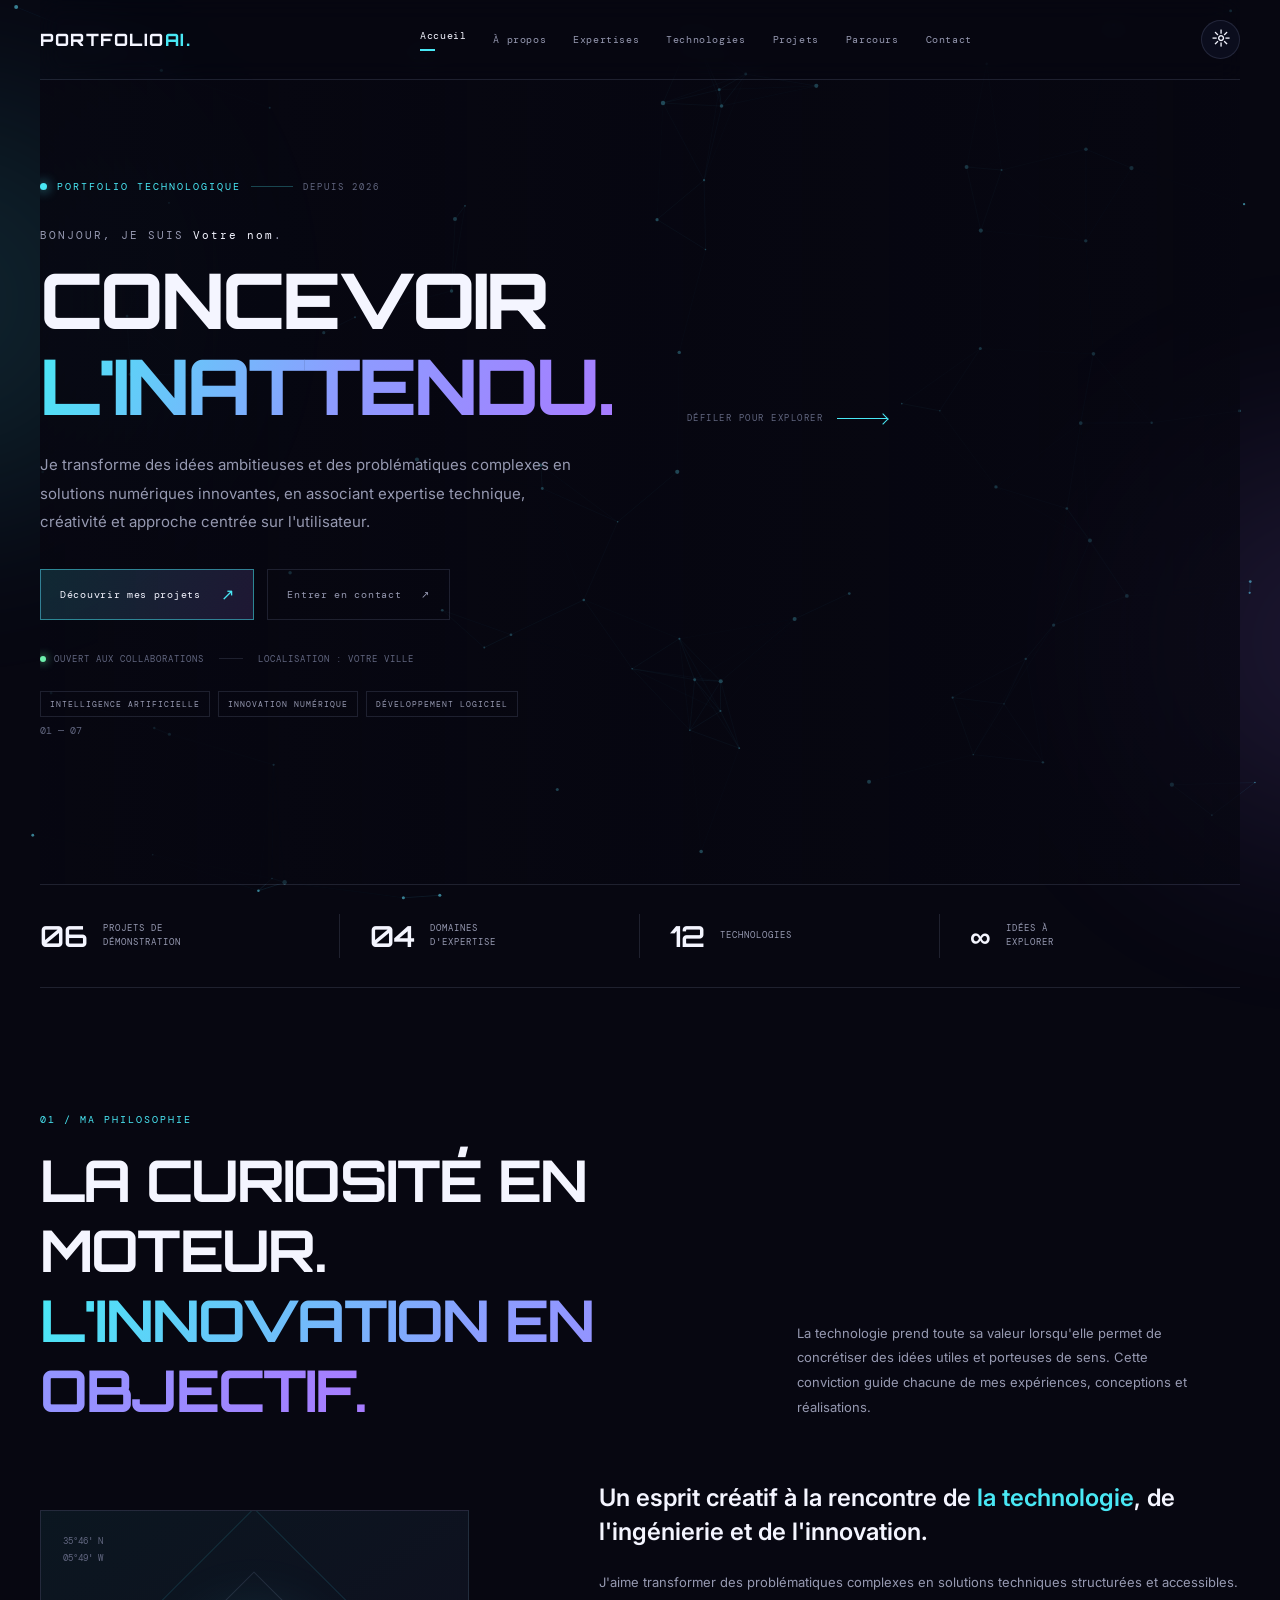
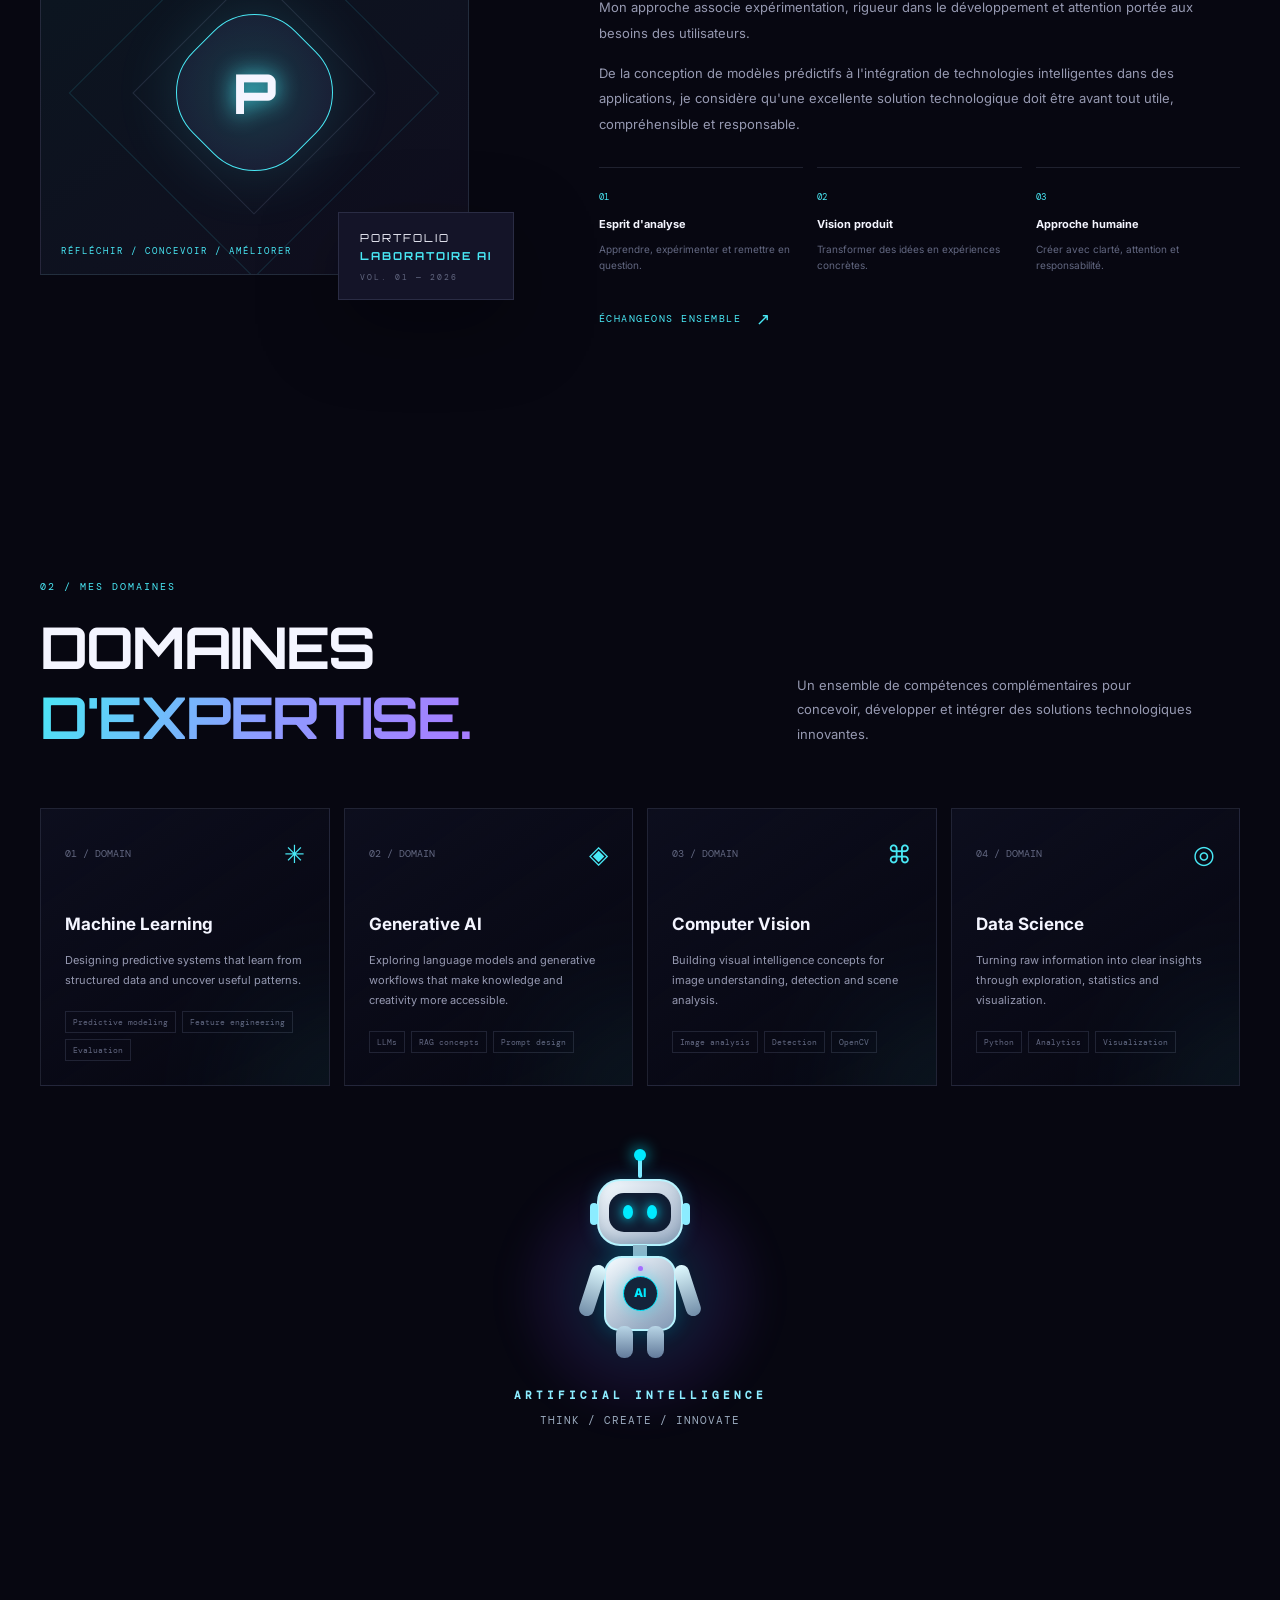
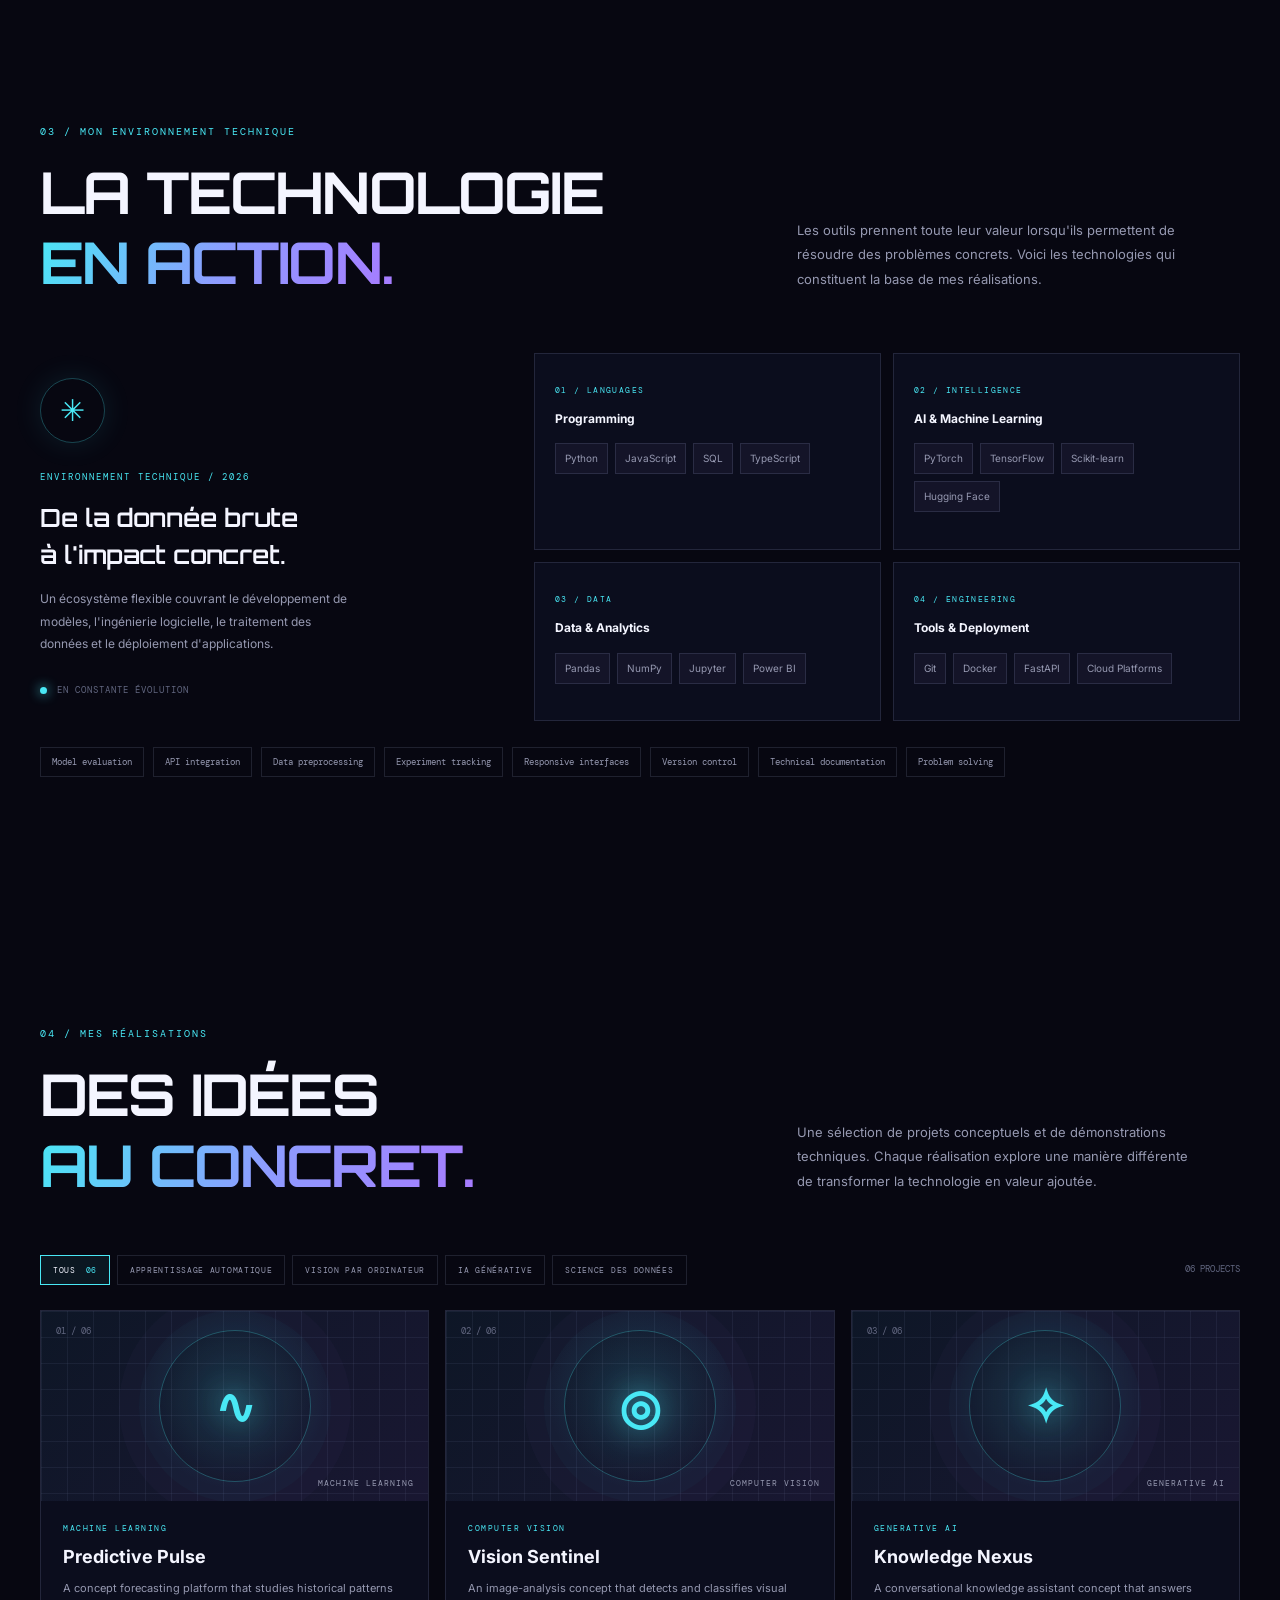
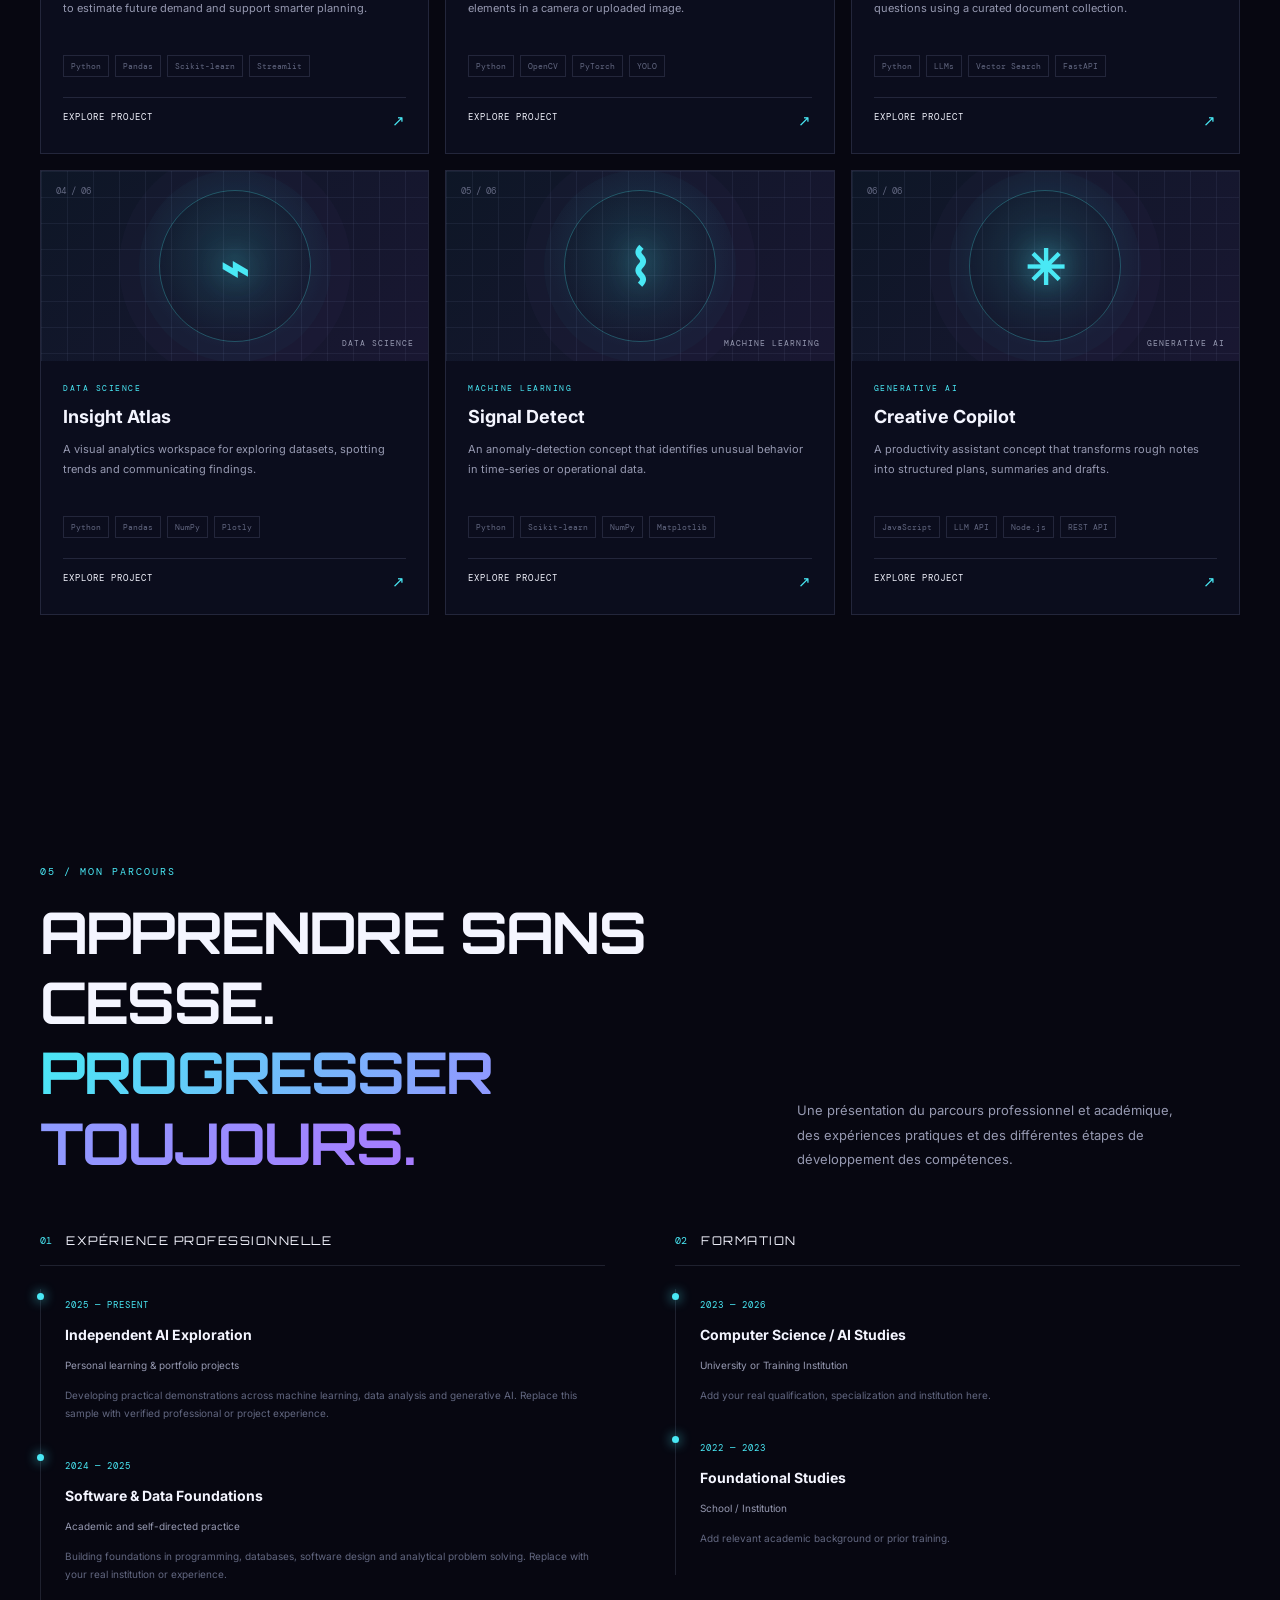
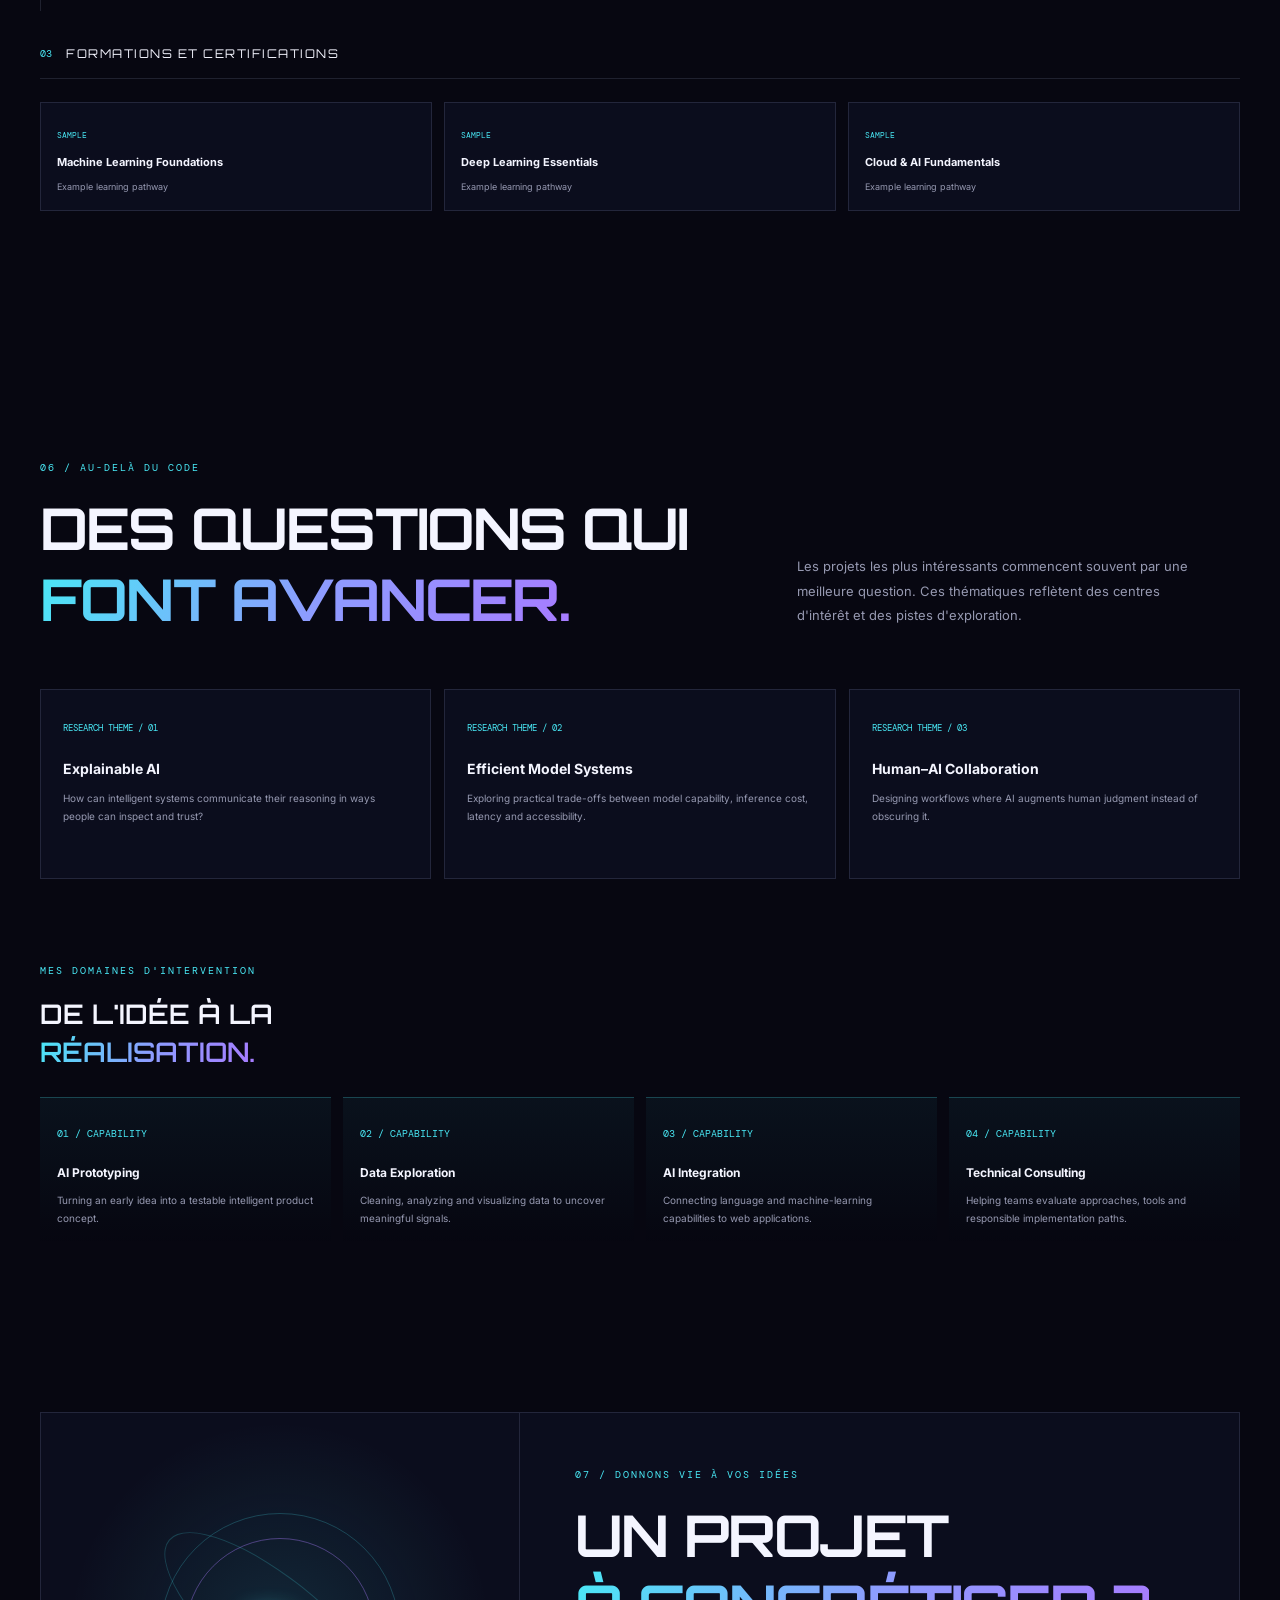
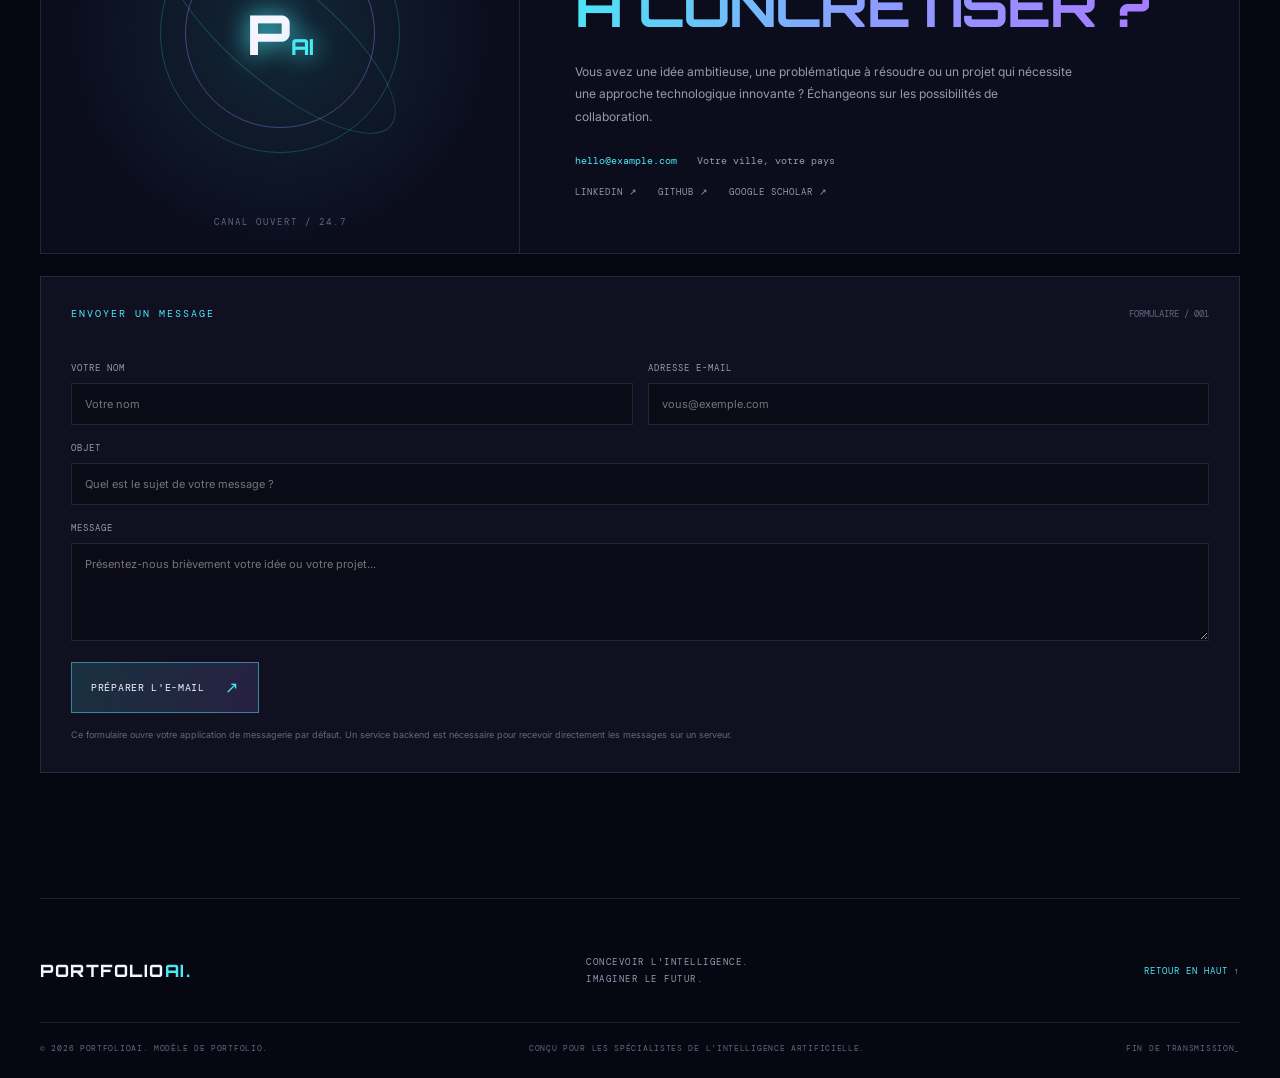
<file: index.html>
<!DOCTYPE html>
<html lang="fr">

<head>
  <meta charset="UTF-8">
  <meta name="viewport" content="width=device-width, initial-scale=1.0">
  <meta name="theme-color" content="#070711">
  <meta name="description" content="PortfolioAI — Un portfolio dédié à l'intelligence artificielle, au Machine Learning et au développement de solutions intelligentes.">
  <meta name="author" content="Votre nom">

  <title>PortfolioAI — L'intelligence en action.</title>

  <link rel="preconnect" href="https://fonts.googleapis.com">
  <link rel="preconnect" href="https://fonts.gstatic.com" crossorigin>

  <link
    href="https://fonts.googleapis.com/css2?family=DM+Mono:wght@400;500&family=Inter:wght@400;500;600;700;800&family=Orbitron:wght@500;600;700;800&display=swap"
    rel="stylesheet"
  >

  <link rel="stylesheet" href="style.css">
</head>

<body class="intro-active">

  <!-- INTRODUCTION -->

  <div class="intro" id="intro" aria-label="Introduction en cours de chargement">

    <canvas id="intro-canvas"></canvas>
    <div class="intro-grid"></div>

    <div class="intro-center intro-new">

      <div class="neural-ring neural-ring-one"></div>
      <div class="neural-ring neural-ring-two"></div>
      <div class="neural-ring neural-ring-three"></div>

      <div class="intro-network">
        <span class="network-node node-a"></span>
        <span class="network-node node-b"></span>
        <span class="network-node node-c"></span>
        <span class="network-node node-d"></span>
        <span class="network-node node-e"></span>
      </div>

      <div class="intro-core">
        <span>AI</span>
      </div>

      <div class="intro-wordmark">
        PORTFOLIO<span>AI</span>
      </div>

      <div class="intro-caption">
        THINK / CREATE / INNOVATE
      </div>

    </div>

    <div class="intro-bottom">

      <div class="intro-status">
        <span class="pulse-dot"></span>
        <span id="intro-progress-text">
          INITIALISATION DU RÉSEAU NEURONAL
        </span>
      </div>

      <div class="intro-progress">
        <span id="intro-progress-bar"></span>
      </div>

      <div class="intro-percent" id="intro-percent">00%</div>

    </div>

    <!-- Bouton facultatif pour passer l'introduction -->
    <!--
    <button class="skip-intro" id="skip-intro" type="button">
      PASSER L'INTRODUCTION <span>↗</span>
    </button>
    -->

  </div>

  <!-- SITE PRINCIPAL -->

  <main id="main-site" class="main-site">

    <canvas id="universe-canvas" aria-hidden="true"></canvas>

    <div class="ambient ambient-one"></div>
    <div class="ambient ambient-two"></div>

    <!-- NAVIGATION -->

    <header class="navbar">

      <a class="brand" href="#home" aria-label="Accueil PortfolioAI">
        PORTFOLIO<span>AI.</span>
      </a>

      <nav class="nav-links" aria-label="Navigation principale">
        <a href="#home" class="active">Accueil</a>
        <a href="#about">À propos</a>
        <a href="#expertise">Expertises</a>
        <a href="#technology">Technologies</a>
        <a href="#projects">Projets</a>
        <a href="#journey">Parcours</a>
        <a href="#contact">Contact</a>
      </nav>

      <div class="nav-actions">

        <button
          class="icon-button"
          id="theme-toggle"
          type="button"
          aria-label="Passer au thème clair"
          title="Changer de thème"
        >☼</button>

        <button
          class="icon-button menu-toggle"
          id="menu-toggle"
          type="button"
          aria-label="Ouvrir le menu"
          aria-expanded="false"
        >☰</button>

      </div>

    </header>

    <!-- MENU MOBILE -->

    <div class="mobile-menu" id="mobile-menu">

      <button
        class="mobile-close"
        id="close-menu"
        type="button"
        aria-label="Fermer le menu"
      >×</button>

      <nav aria-label="Navigation mobile">
        <a href="#home">Accueil <span>01</span></a>
        <a href="#about">À propos <span>02</span></a>
        <a href="#expertise">Expertises <span>03</span></a>
        <a href="#technology">Technologies <span>04</span></a>
        <a href="#projects">Projets <span>05</span></a>
        <a href="#journey">Parcours <span>06</span></a>
        <a href="#contact">Contact <span>07</span></a>
      </nav>

      <p>L'INTELLIGENCE / EN ACTION</p>

    </div>

    <!-- HERO -->

    <section class="hero section-shell" id="home">

      <video
        class="hero-video"
        autoplay
        muted
        loop
        playsinline
        aria-hidden="true"
      >
        <source src="assets/vidro.mp4" type="video/mp4">
      </video>

      <div class="hero-copy">

        <div class="eyebrow">
          <span class="status-dot"></span>
          PORTFOLIO TECHNOLOGIQUE
          <span class="eyebrow-line"></span>
          <span class="mono">DEPUIS 2026</span>
        </div>

        <p class="hero-kicker">
          BONJOUR, JE SUIS <span id="hero-name">VOTRE NOM</span>.
        </p>

        <h1>
          CONCEVOIR<br>
          <span class="gradient-text">L'INATTENDU.</span>
        </h1>

        <p class="hero-description">
          Je transforme des idées ambitieuses et des problématiques complexes
          en solutions numériques innovantes, en associant expertise technique,
          créativité et approche centrée sur l'utilisateur.
        </p>

        <div class="hero-actions">

          <a class="button button-primary" href="#projects">
            Découvrir mes projets <span>↗</span>
          </a>

          <a class="button button-ghost" href="#contact">
            Entrer en contact <span>↗</span>
          </a>

        </div>

        <div class="hero-meta">
          <span><i></i> OUVERT AUX COLLABORATIONS</span>
          <span class="meta-divider"></span>
          <span>LOCALISATION : VOTRE VILLE</span>
        </div>

        <div class="hero-specialties">
          <span>INTELLIGENCE ARTIFICIELLE</span>
          <span>INNOVATION NUMÉRIQUE</span>
          <span>DÉVELOPPEMENT LOGICIEL</span>
        </div>

      </div>

      <div class="hero-scroll">
        <span>DÉFILER POUR EXPLORER</span>
        <i></i>
      </div>

      <div class="hero-index mono">01 — 07</div>

    </section>

    <!-- CHIFFRES CLÉS -->

    <section class="metrics section-shell reveal" aria-label="Aperçu du portfolio">

      <div class="metric">
        <strong data-count="06">06</strong>
        <span>PROJETS DE DÉMONSTRATION</span>
      </div>

      <div class="metric">
        <strong data-count="04">04</strong>
        <span>DOMAINES D'EXPERTISE</span>
      </div>

      <div class="metric">
        <strong data-count="12">12</strong>
        <span>TECHNOLOGIES</span>
      </div>

      <div class="metric">
        <strong>∞</strong>
        <span>IDÉES À EXPLORER</span>
      </div>

    </section>

    <!-- À PROPOS -->

    <section class="section-shell section-block" id="about">

      <div class="section-heading reveal">

        <div>
          <p class="section-index">01 / MA PHILOSOPHIE</p>

          <h2>
            LA CURIOSITÉ EN MOTEUR.<br>
            <span class="gradient-text">L'INNOVATION EN OBJECTIF.</span>
          </h2>
        </div>

        <p class="section-intro">
          La technologie prend toute sa valeur lorsqu'elle permet de concrétiser
          des idées utiles et porteuses de sens. Cette conviction guide chacune
          de mes expériences, conceptions et réalisations.
        </p>

      </div>

      <div class="about-layout">

        <div class="about-art reveal">

          <div class="about-frame">

            <div class="about-orb">
              <span>P</span>
            </div>

            <div class="about-coordinate mono">
              35°46' N<br>
              05°49' W
            </div>

            <div class="about-frame-caption">
              RÉFLÉCHIR / CONCEVOIR / AMÉLIORER
            </div>

          </div>

          <div class="about-stamp">
            PORTFOLIO<br>
            <b>LABORATOIRE AI</b>
            <span>VOL. 01 — 2026</span>
          </div>

        </div>

        <div class="about-content reveal">

          <p class="lead">
            Un esprit créatif à la rencontre de
            <span>la technologie</span>, de l'ingénierie et de l'innovation.
          </p>

          <p>
            J'aime transformer des problématiques complexes en solutions
            techniques structurées et accessibles. Mon approche associe
            expérimentation, rigueur dans le développement et attention
            portée aux besoins des utilisateurs.
          </p>

          <p>
            De la conception de modèles prédictifs à l'intégration de
            technologies intelligentes dans des applications, je considère
            qu'une excellente solution technologique doit être avant tout
            utile, compréhensible et responsable.
          </p>

          <div class="about-facts">

            <div>
              <span>01</span>
              <b>Esprit d'analyse</b>
              <small>Apprendre, expérimenter et remettre en question.</small>
            </div>

            <div>
              <span>02</span>
              <b>Vision produit</b>
              <small>Transformer des idées en expériences concrètes.</small>
            </div>

            <div>
              <span>03</span>
              <b>Approche humaine</b>
              <small>Créer avec clarté, attention et responsabilité.</small>
            </div>

          </div>

          <a class="text-link" href="#contact">
            ÉCHANGEONS ENSEMBLE <span>↗</span>
          </a>

        </div>

      </div>

    </section>

    <!-- EXPERTISES -->

    <section class="section-shell section-block" id="expertise">

      <div class="section-heading reveal">

        <div>
          <p class="section-index">02 / MES DOMAINES</p>

          <h2>
            DOMAINES<br>
            <span class="gradient-text">D'EXPERTISE.</span>
          </h2>
        </div>

        <p class="section-intro">
          Un ensemble de compétences complémentaires pour concevoir,
          développer et intégrer des solutions technologiques innovantes.
        </p>

      </div>

      <div class="expertise-grid" id="expertise-grid"></div>

      <!-- ROBOT IA -->

      <div class="domains-robot">

        <div class="robot-aura"></div>

        <div class="robot">

          <div class="robot-antenna"></div>

          <div class="robot-head">

            <div class="robot-ear left"></div>
            <div class="robot-ear right"></div>

            <div class="robot-face">
              <span class="robot-eye"></span>
              <span class="robot-eye"></span>
            </div>

          </div>

          <div class="robot-neck"></div>

          <div class="robot-body">
            <div class="robot-light"></div>
            <div class="robot-chest">AI</div>
          </div>

          <div class="robot-arm left"></div>
          <div class="robot-arm right"></div>

          <div class="robot-leg left"></div>
          <div class="robot-leg right"></div>

        </div>

        <p class="robot-caption">ARTIFICIAL INTELLIGENCE</p>

        <span class="robot-subcaption">
          THINK / CREATE / INNOVATE
        </span>

      </div>

    </section>

    <!-- TECHNOLOGIES -->

    <section class="section-shell section-block" id="technology">

      <div class="section-heading reveal">

        <div>
          <p class="section-index">03 / MON ENVIRONNEMENT TECHNIQUE</p>

          <h2>
            LA TECHNOLOGIE<br>
            <span class="gradient-text">EN ACTION.</span>
          </h2>
        </div>

        <p class="section-intro">
          Les outils prennent toute leur valeur lorsqu'ils permettent
          de résoudre des problèmes concrets. Voici les technologies
          qui constituent la base de mes réalisations.
        </p>

      </div>

      <div class="technology-layout">

        <div class="technology-intro reveal">

          <span class="tech-orbit">✳</span>

          <p class="mono">ENVIRONNEMENT TECHNIQUE / 2026</p>

          <h3>
            De la donnée brute<br>
            à l'impact concret.
          </h3>

          <p>
            Un écosystème flexible couvrant le développement de modèles,
            l'ingénierie logicielle, le traitement des données
            et le déploiement d'applications.
          </p>

          <div class="tech-note">
            <span class="pulse-dot"></span>
            EN CONSTANTE ÉVOLUTION
          </div>

        </div>

        <div class="technology-groups" id="technology-groups"></div>

      </div>

      <div class="skill-strip reveal" id="skill-strip"></div>

    </section>

    <!-- PROJETS -->

    <section class="section-shell section-block" id="projects">

      <div class="section-heading reveal">

        <div>
          <p class="section-index">04 / MES RÉALISATIONS</p>

          <h2>
            DES IDÉES<br>
            <span class="gradient-text">AU CONCRET.</span>
          </h2>
        </div>

        <p class="section-intro">
          Une sélection de projets conceptuels et de démonstrations
          techniques. Chaque réalisation explore une manière différente
          de transformer la technologie en valeur ajoutée.
        </p>

      </div>

      <div class="project-toolbar reveal">

        <div class="project-filters" id="project-filters">

          <button class="filter-btn active" data-filter="all">
            TOUS <span>06</span>
          </button>

          <button class="filter-btn" data-filter="ml">
            APPRENTISSAGE AUTOMATIQUE
          </button>

          <button class="filter-btn" data-filter="vision">
            VISION PAR ORDINATEUR
          </button>

          <button class="filter-btn" data-filter="genai">
            IA GÉNÉRATIVE
          </button>

          <button class="filter-btn" data-filter="data">
            SCIENCE DES DONNÉES
          </button>

        </div>

        <span class="mono project-count" id="project-count">
          06 PROJETS
        </span>

      </div>

      <div class="projects-grid" id="projects-grid"></div>

    </section>

    <!-- PARCOURS -->

    <section class="section-shell section-block" id="journey">

      <div class="section-heading reveal">

        <div>
          <p class="section-index">05 / MON PARCOURS</p>

          <h2>
            APPRENDRE SANS CESSE.<br>
            <span class="gradient-text">PROGRESSER TOUJOURS.</span>
          </h2>
        </div>

        <p class="section-intro">
          Une présentation du parcours professionnel et académique,
          des expériences pratiques et des différentes étapes
          de développement des compétences.
        </p>

      </div>

      <div class="journey-grid">

        <div class="journey-column reveal">

          <div class="column-heading">
            <span>01</span>
            <h3>EXPÉRIENCE PROFESSIONNELLE</h3>
          </div>

          <div class="timeline" id="experience-list"></div>

        </div>

        <div class="journey-column reveal">

          <div class="column-heading">
            <span>02</span>
            <h3>FORMATION</h3>
          </div>

          <div class="timeline" id="education-list"></div>

        </div>

      </div>

      <div class="certifications reveal">

        <div class="column-heading">
          <span>03</span>
          <h3>FORMATIONS ET CERTIFICATIONS</h3>
        </div>

        <div class="certification-list" id="certification-list"></div>

      </div>

    </section>

    <!-- RECHERCHE ET SERVICES -->

    <section class="section-shell section-block" id="research">

      <div class="section-heading reveal">

        <div>
          <p class="section-index">06 / AU-DELÀ DU CODE</p>

          <h2>
            DES QUESTIONS QUI<br>
            <span class="gradient-text">FONT AVANCER.</span>
          </h2>
        </div>

        <p class="section-intro">
          Les projets les plus intéressants commencent souvent par
          une meilleure question. Ces thématiques reflètent des
          centres d'intérêt et des pistes d'exploration.
        </p>

      </div>

      <div class="research-grid" id="research-grid"></div>

      <div class="services-heading reveal">

        <p class="section-index">MES DOMAINES D'INTERVENTION</p>

        <h3>
          DE L'IDÉE À LA<br>
          <span class="gradient-text">RÉALISATION.</span>
        </h3>

      </div>

      <div class="services-grid" id="services-grid"></div>

    </section>

    <!-- CONTACT -->

    <section class="section-shell section-block contact-section" id="contact">

      <div class="contact-panel reveal">

        <div class="contact-visual">

          <div class="contact-signal signal-a"></div>
          <div class="contact-signal signal-b"></div>
          <div class="contact-signal signal-c"></div>

          <div class="contact-center">
            P<span>AI</span>
          </div>

          <p class="mono">CANAL OUVERT / 24.7</p>

        </div>

        <div class="contact-copy">

          <p class="section-index">07 / DONNONS VIE À VOS IDÉES</p>

          <h2>
            UN PROJET<br>
            <span class="gradient-text">À CONCRÉTISER ?</span>
          </h2>

          <p>
            Vous avez une idée ambitieuse, une problématique à résoudre
            ou un projet qui nécessite une approche technologique innovante ?
            Échangeons sur les possibilités de collaboration.
          </p>

          <div class="contact-details">

            <a id="contact-email" href="mailto:hello@example.com">
              hello@example.com
            </a>

            <span id="contact-location">
              Votre ville, votre pays
            </span>

          </div>

          <div class="social-links">

            <a id="linkedin-link" href="#" target="_blank" rel="noopener noreferrer">
              LINKEDIN ↗
            </a>

            <a id="github-link" href="#" target="_blank" rel="noopener noreferrer">
              GITHUB ↗
            </a>

            <a id="scholar-link" href="#" target="_blank" rel="noopener noreferrer">
              GOOGLE SCHOLAR ↗
            </a>

          </div>

        </div>

      </div>

      <form class="contact-form reveal" id="contact-form">

        <div class="form-heading">
          <span class="section-index">ENVOYER UN MESSAGE</span>
          <span class="mono">FORMULAIRE / 001</span>
        </div>

        <div class="form-row">

          <label>
            VOTRE NOM
            <input
              name="name"
              type="text"
              placeholder="Votre nom"
              required
            >
          </label>

          <label>
            ADRESSE E-MAIL
            <input
              name="email"
              type="email"
              placeholder="vous@exemple.com"
              required
            >
          </label>

        </div>

        <label>
          OBJET
          <input
            name="subject"
            type="text"
            placeholder="Quel est le sujet de votre message ?"
            required
          >
        </label>

        <label>
          MESSAGE
          <textarea
            name="message"
            rows="5"
            placeholder="Présentez-nous brièvement votre idée ou votre projet..."
            required
          ></textarea>
        </label>

        <button class="button button-primary" type="submit">
          PRÉPARER L'E-MAIL <span>↗</span>
        </button>

        <p class="form-note" id="form-note">
          Ce formulaire ouvre votre application de messagerie par défaut.
          Un service backend est nécessaire pour recevoir directement
          les messages sur un serveur.
        </p>

      </form>

    </section>

    <!-- FOOTER -->

    <footer class="footer section-shell">

      <div class="footer-top">

        <a class="brand" href="#home">
          PORTFOLIO<span>AI.</span>
        </a>

        <p>
          CONCEVOIR L'INTELLIGENCE.<br>
          IMAGINER LE FUTUR.
        </p>

        <a class="back-top" href="#home">
          RETOUR EN HAUT ↑
        </a>

      </div>

      <div class="footer-bottom">

        <span>
          © <span id="year"></span> PORTFOLIOAI. MODÈLE DE PORTFOLIO.
        </span>

        <span>
          CONÇU POUR LES SPÉCIALISTES DE L'INTELLIGENCE ARTIFICIELLE.
        </span>

        <span class="mono">
          FIN DE TRANSMISSION_
        </span>

      </div>

    </footer>

    <button
      class="back-to-top"
      id="back-to-top"
      type="button"
      aria-label="Retour en haut de page"
    >↑</button>

  </main>

  <!-- MODALE DES PROJETS -->

  <div class="project-modal" id="project-modal" aria-hidden="true">

    <div class="modal-backdrop" data-close-modal></div>

    <article
      class="modal-card"
      role="dialog"
      aria-modal="true"
      aria-labelledby="modal-title"
    >

      <button
        class="modal-close"
        id="modal-close"
        type="button"
        aria-label="Fermer les détails du projet"
      >×</button>

      <div id="modal-content"></div>

    </article>

  </div>

  <script src="script.js" defer></script>

</body>
</html>
</file>
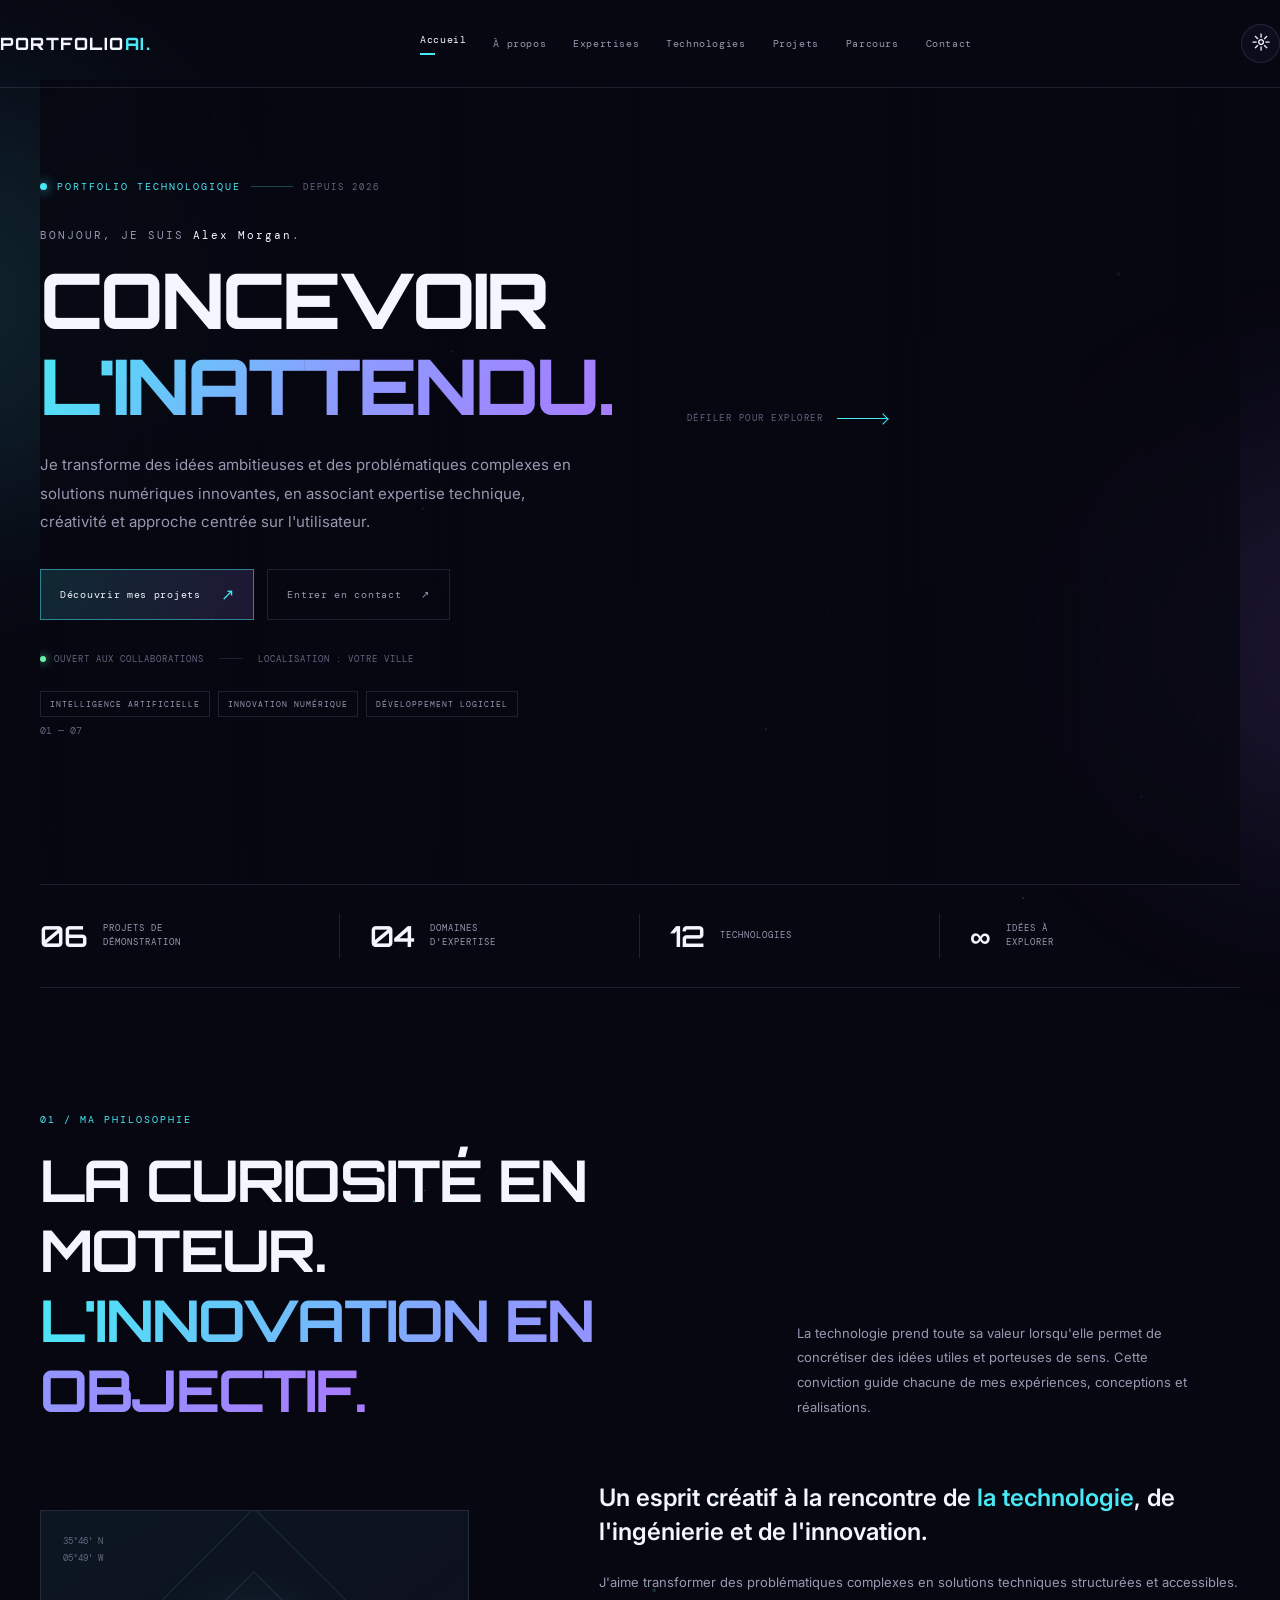
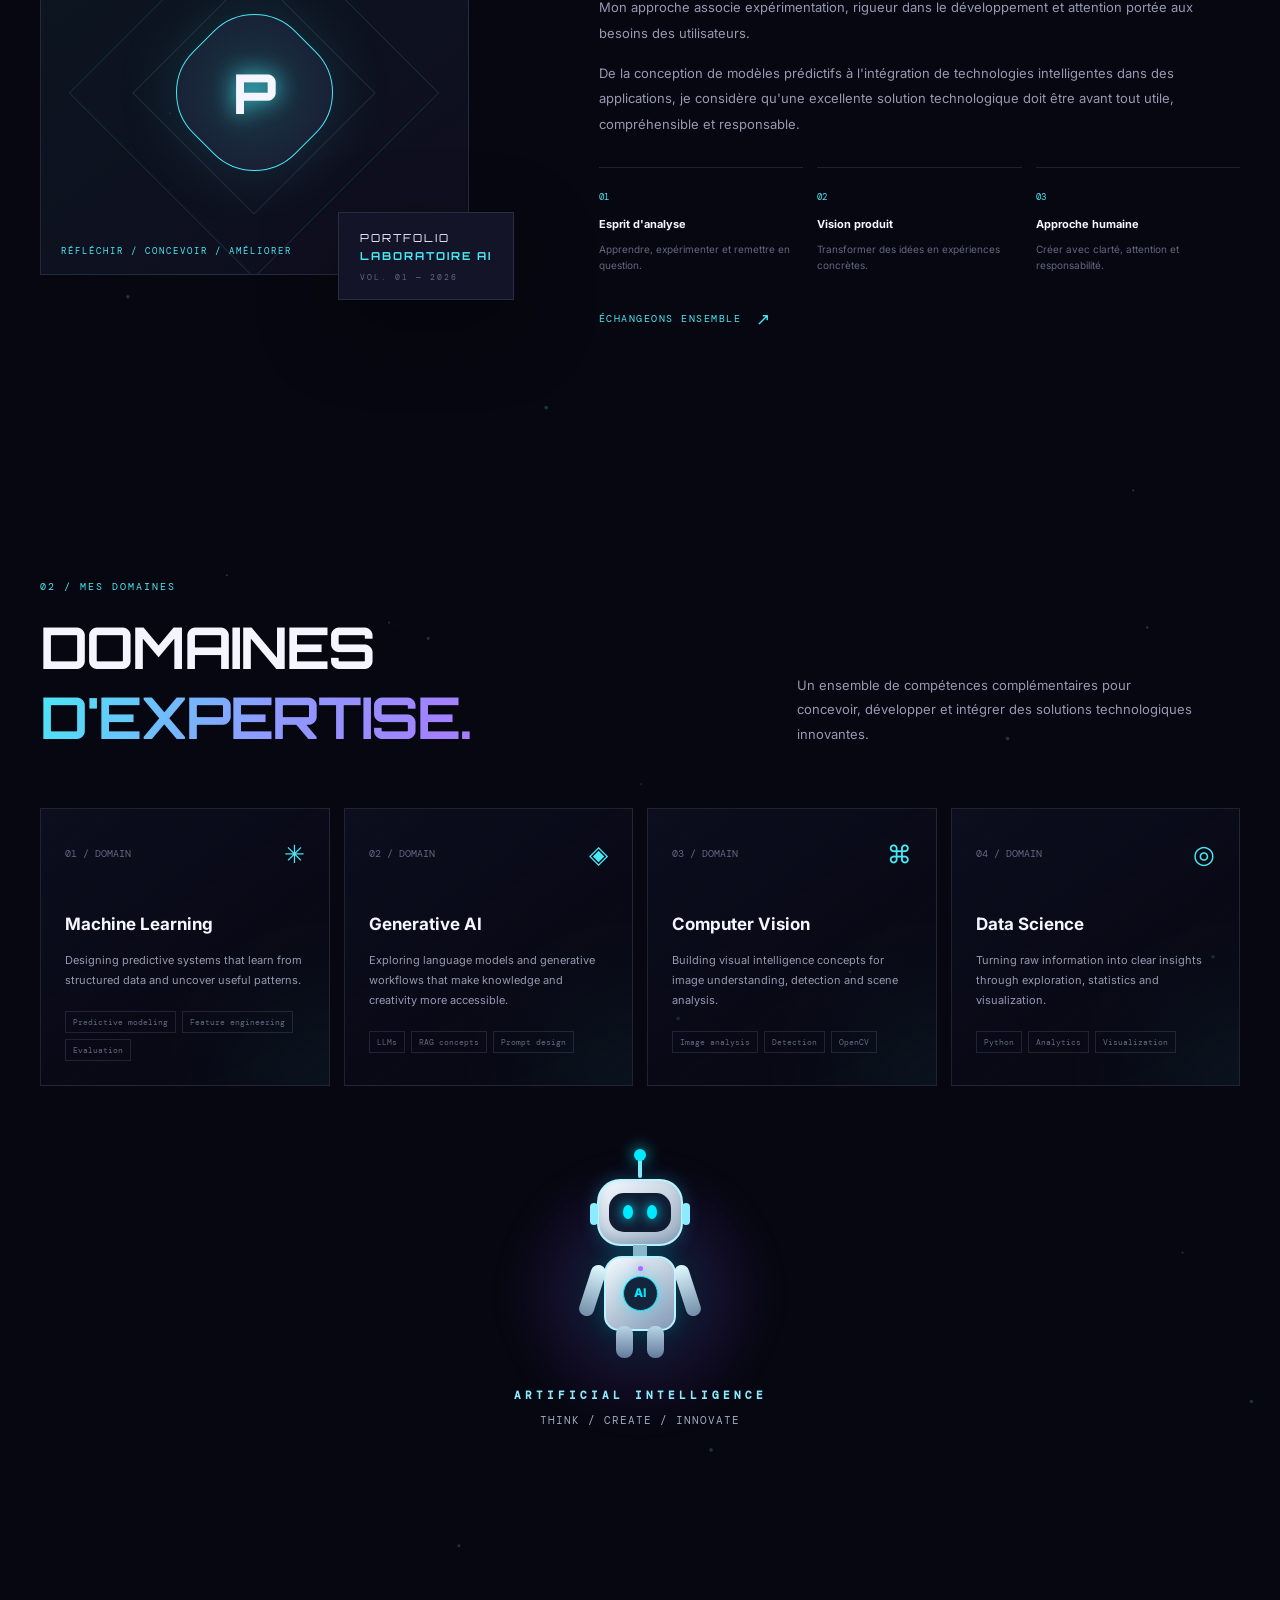
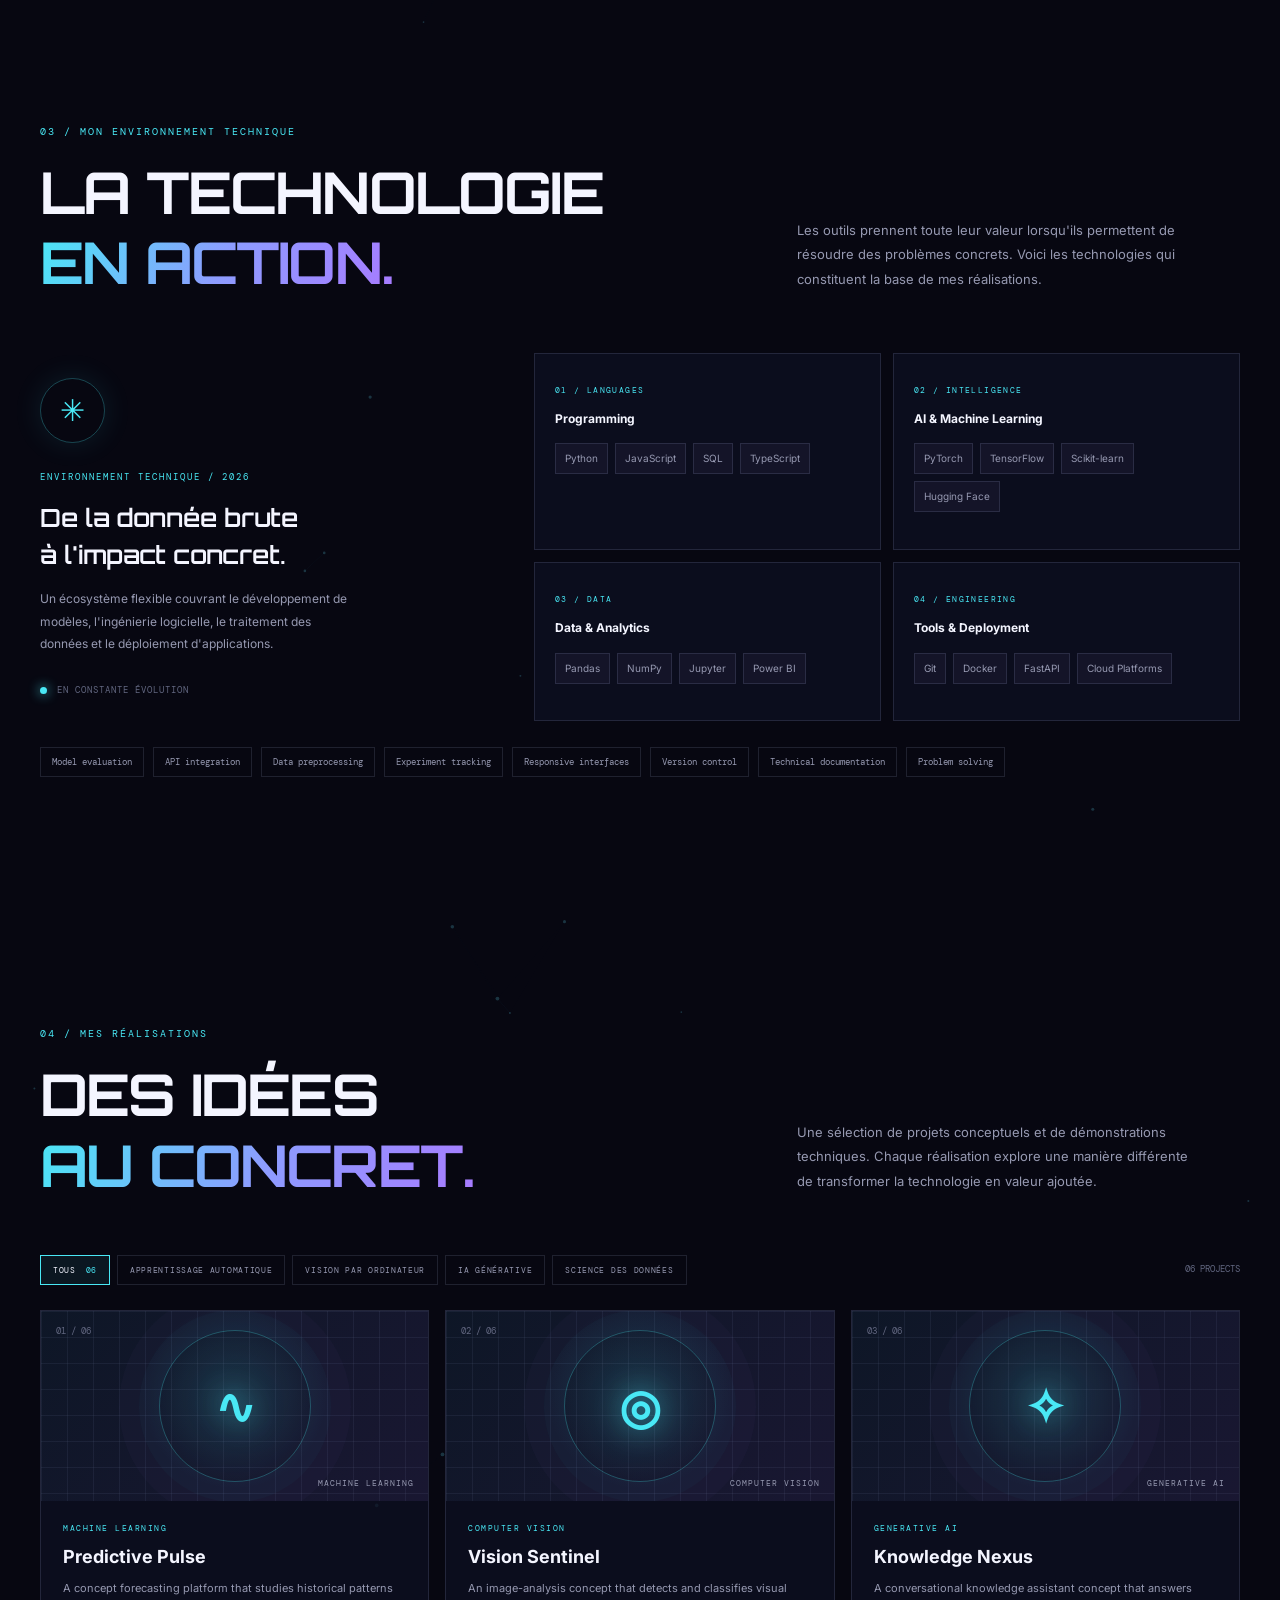
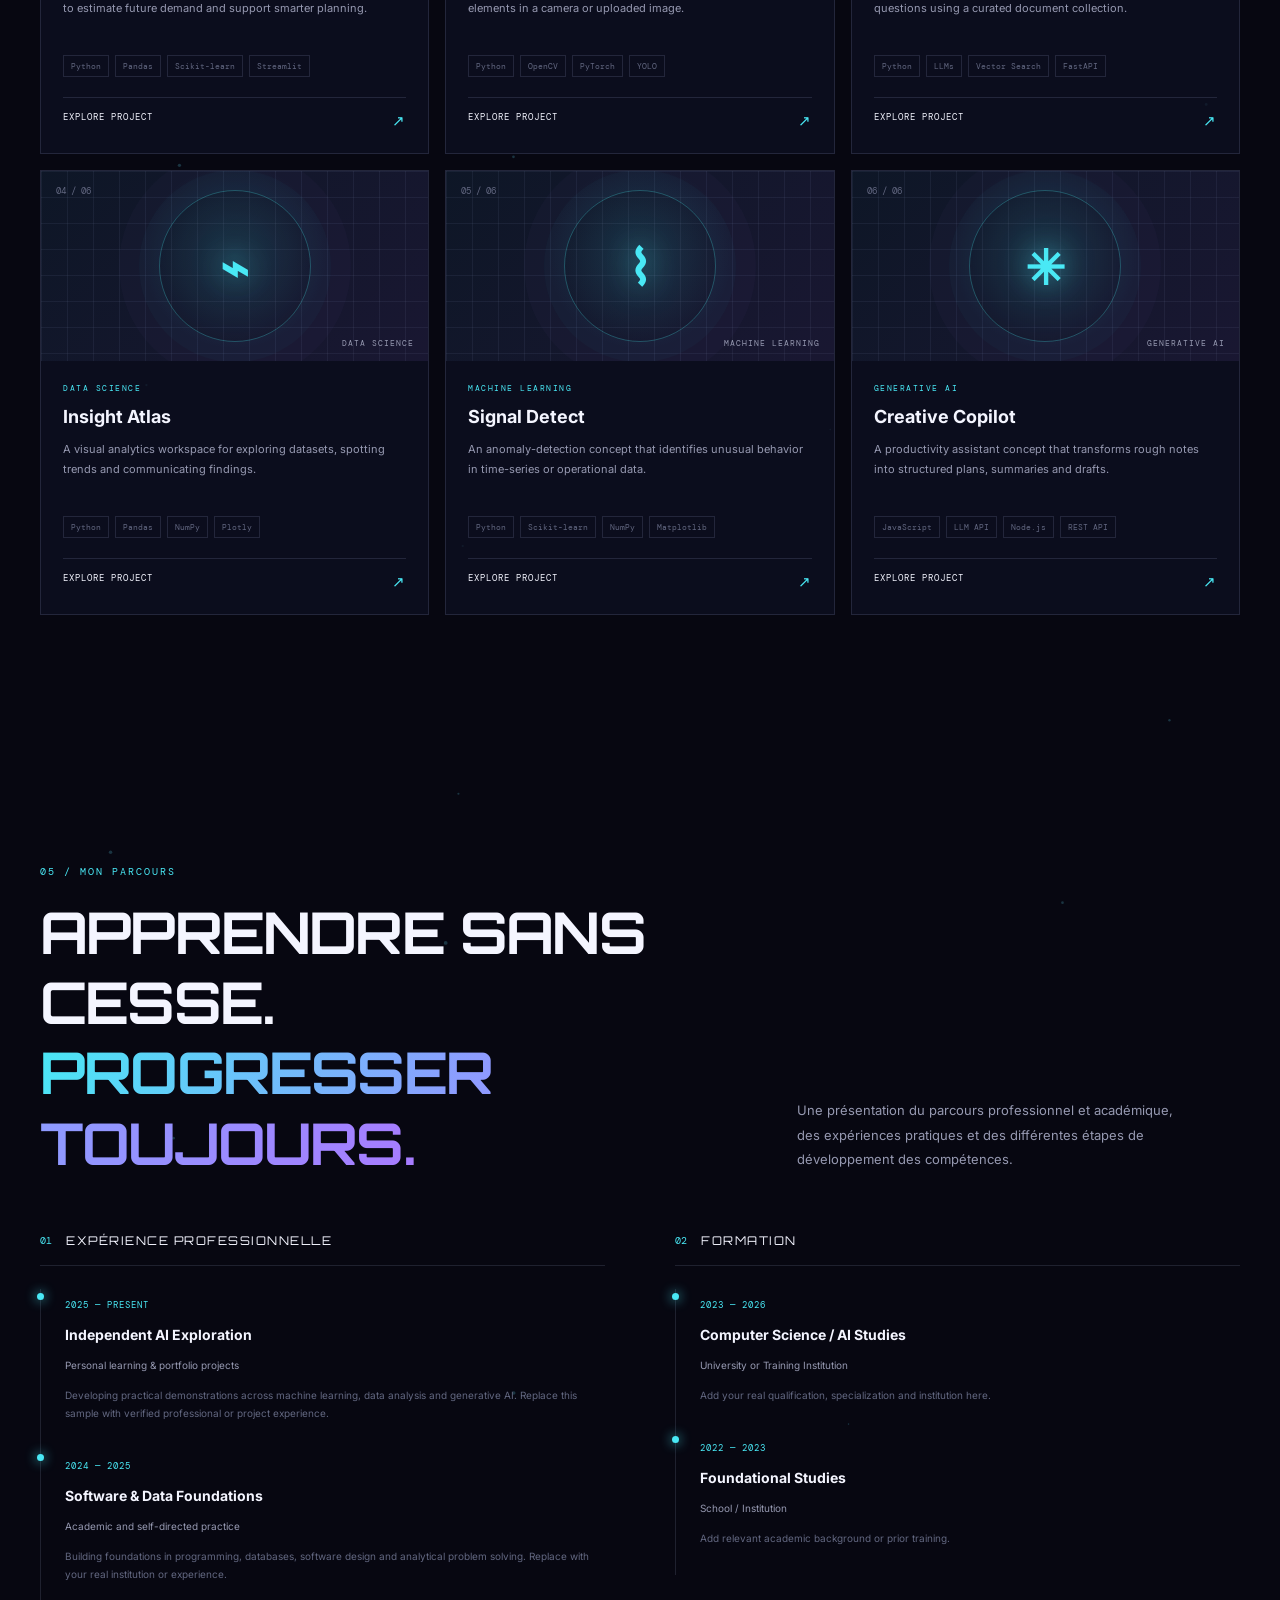
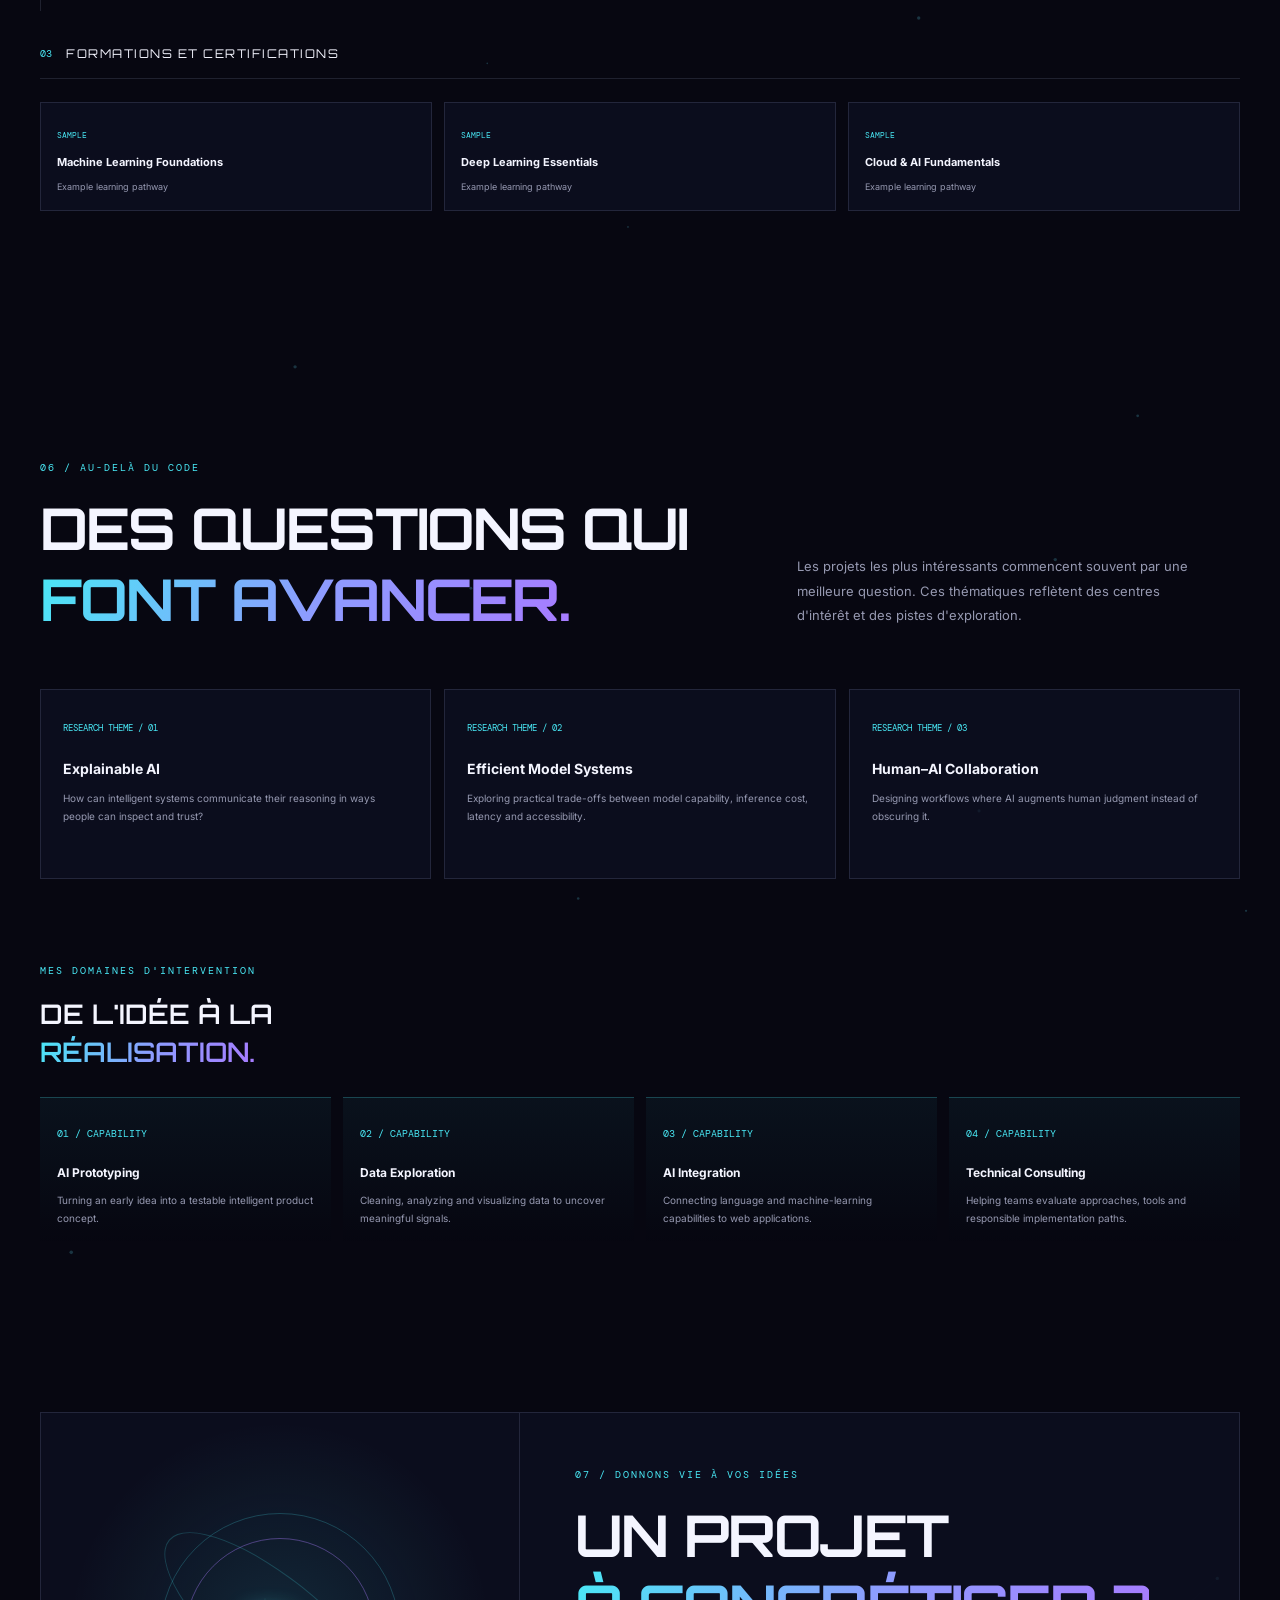
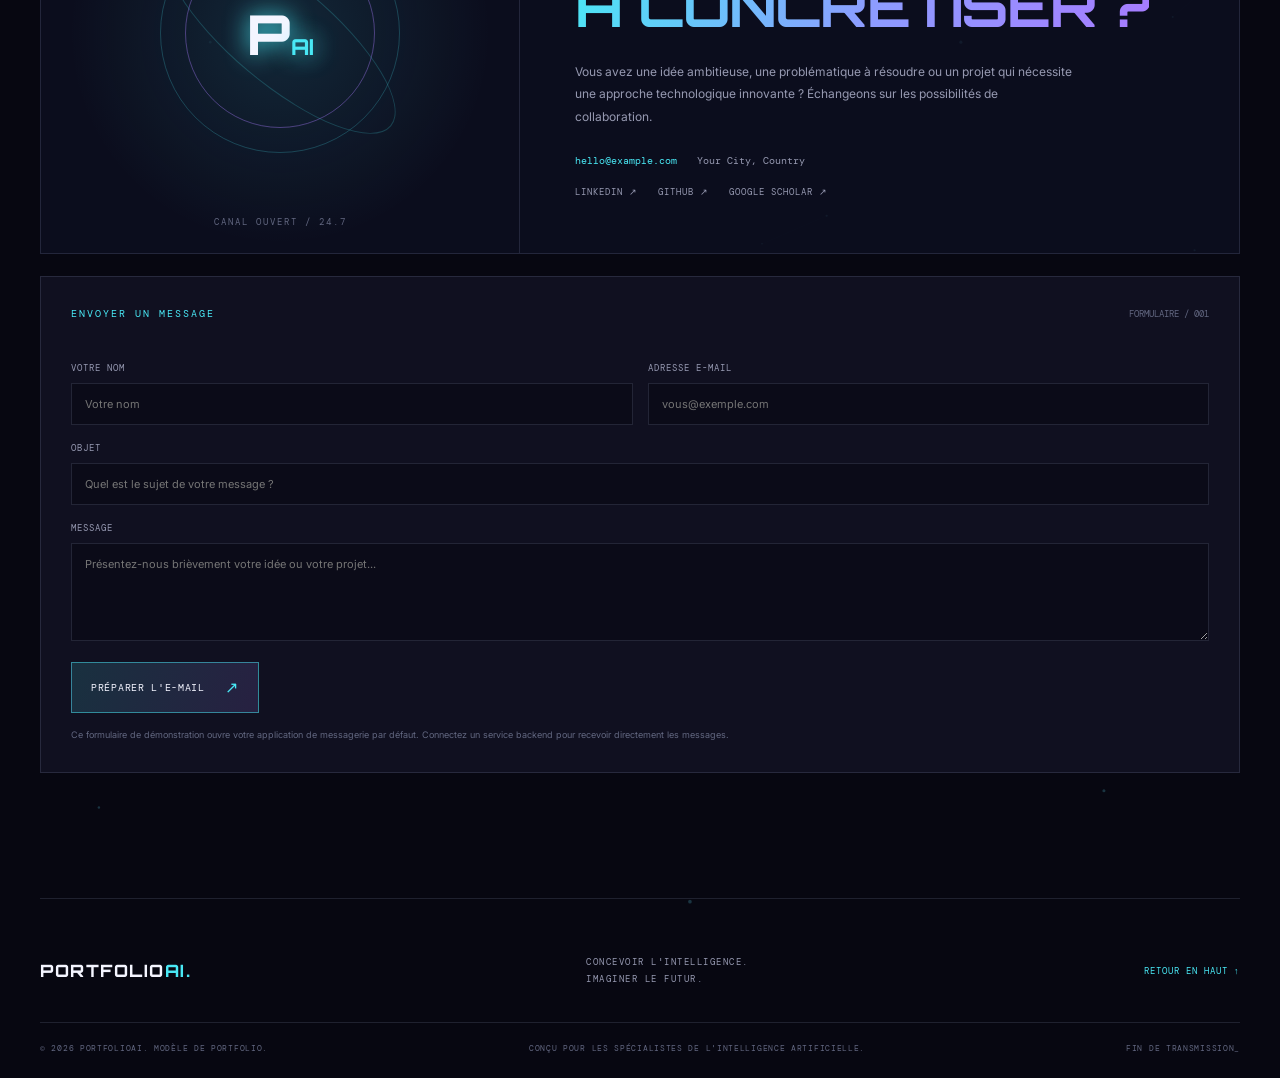
<file: ai-portfolio/index.html>
<!DOCTYPE html>
<html lang="fr">

<head>
  <meta charset="UTF-8">
  <meta name="viewport" content="width=device-width, initial-scale=1.0">
  <meta name="theme-color" content="#070711">
  <meta name="description" content="PortfolioAI — Un portfolio premium dédié aux ingénieurs en intelligence artificielle, spécialistes du Machine Learning et développeurs de solutions intelligentes.">
  <meta name="author" content="Votre nom">

  <title>PortfolioAI — L'intelligence en action.</title>

  <link rel="preconnect" href="https://fonts.googleapis.com">
  <link rel="preconnect" href="https://fonts.gstatic.com" crossorigin>

  <link href="https://fonts.googleapis.com/css2?family=DM+Mono:wght@400;500&family=Inter:wght@400;500;600;700;800&family=Orbitron:wght@500;600;700;800&display=swap" rel="stylesheet">

  <link rel="stylesheet" href="style.css">
</head>

<body class="intro-active">

  <!-- INTRODUCTION CINÉMATOGRAPHIQUE -->

  <!--div class="intro" id="intro" aria-label="Introduction en cours de chargement">

    <canvas id="intro-canvas"></canvas>
    <div class="intro-grid"></div>

    <div class="intro-center">

      <div class="intro-orbit orbit-a"></div>
      <div class="intro-orbit orbit-b"></div>

      <div class="intro-core">
        <span>P</span>
      </div>

      <div class="intro-wordmark">
        PORTFOLIO<span>AI</span>
      </div>

      <div class="intro-caption">
        L'INTELLIGENCE / EN ACTION
      </div>

    </div>

    <div class="intro-bottom">

      <div class="intro-status">
        <span class="pulse-dot"></span>
        <span id="intro-progress-text">
          INITIALISATION DU RÉSEAU NEURONAL
        </span>
      </div>

      <div class="intro-progress">
        <span id="intro-progress-bar"></span>
      </div>

      <div class="intro-percent" id="intro-percent">
        00%
      </div>

    </div>

    <button class="skip-intro" id="skip-intro" type="button">
      PASSER L'INTRODUCTION <span>↗</span>
    </button>

  </div>-->



<div class="intro" id="intro" aria-label="Introduction en cours de chargement">

  <canvas id="intro-canvas"></canvas>
  <div class="intro-grid"></div>

  <div class="intro-center intro-new">

    <div class="neural-ring neural-ring-one"></div>
    <div class="neural-ring neural-ring-two"></div>
    <div class="neural-ring neural-ring-three"></div>

    <div class="intro-network">
      <span class="network-node node-a"></span>
      <span class="network-node node-b"></span>
      <span class="network-node node-c"></span>
      <span class="network-node node-d"></span>
      <span class="network-node node-e"></span>
    </div>

    <div class="intro-core">
      <span>AI</span>
    </div>

    <div class="intro-wordmark">
      PORTFOLIO<span>AI</span>
    </div>

    <div class="intro-caption">
      THINK / CREATE / INNOVATE
    </div>

  </div>

  <div class="intro-bottom">
    <div class="intro-status">
      <span class="pulse-dot"></span>
      <span id="intro-progress-text">INITIALISATION DU RÉSEAU NEURONAL</span>
    </div>

    <div class="intro-progress">
      <span id="intro-progress-bar"></span>
    </div>

    <div class="intro-percent" id="intro-percent">00%</div>
  </div>

  <!--button class="skip-intro" id="skip-intro" type="button">
    PASSER L'INTRODUCTION <span>↗</span>
  </button-->

</div>


  <main id="main-site" class="main-site">

    <canvas id="universe-canvas" aria-hidden="true"></canvas>

    <div class="ambient ambient-one"></div>
    <div class="ambient ambient-two"></div>

    <!-- NAVIGATION -->

    <header class="navbar">

      <a class="brand" href="#home" aria-label="Accueil PortfolioAI">
        PORTFOLIO<span>AI.</span>
      </a>

      <nav class="nav-links" aria-label="Navigation principale">
        <a href="#home" class="active">Accueil</a>
        <a href="#about">À propos</a>
        <a href="#expertise">Expertises</a>
        <a href="#technology">Technologies</a>
        <a href="#projects">Projets</a>
        <a href="#journey">Parcours</a>
        <a href="#contact">Contact</a>
      </nav>

      <div class="nav-actions">

        <button
          class="icon-button"
          id="theme-toggle"
          type="button"
          aria-label="Passer au thème clair"
          title="Changer de thème"
        >☼</button>

        <button
          class="icon-button menu-toggle"
          id="menu-toggle"
          type="button"
          aria-label="Ouvrir le menu"
          aria-expanded="false"
        >☰</button>

      </div>

    </header>

    <!-- MENU MOBILE -->

    <div class="mobile-menu" id="mobile-menu">

      <button
        class="mobile-close"
        id="close-menu"
        type="button"
        aria-label="Fermer le menu"
      >×</button>

      <nav aria-label="Navigation mobile">
        <a href="#home">Accueil <span>01</span></a>
        <a href="#about">À propos <span>02</span></a>
        <a href="#expertise">Expertises <span>03</span></a>
        <a href="#technology">Technologies <span>04</span></a>
        <a href="#projects">Projets <span>05</span></a>
        <a href="#journey">Parcours <span>06</span></a>
        <a href="#contact">Contact <span>07</span></a>
      </nav>

      <p>L'INTELLIGENCE / EN ACTION</p>

    </div>

    <!-- SECTION HERO -->

    <section class="hero section-shell" id="home">

      <!-- VIDEO BACKGROUND -->

      <video class="hero-video" autoplay muted loop playsinline aria-hidden="true">
        <source src="../assets/vidro.mp4" type="video/mp4">
      </video>

      <div class="hero-copy">

        <div class="eyebrow">
          <span class="status-dot"></span>
          PORTFOLIO TECHNOLOGIQUE
          <span class="eyebrow-line"></span>
          <span class="mono">DEPUIS 2026</span>
        </div>

        <p class="hero-kicker">
          BONJOUR, JE SUIS <span id="hero-name">ALEX MORGAN</span>.
        </p>

        <h1>
          CONCEVOIR<br>
          <span class="gradient-text">L'INATTENDU.</span>
        </h1>

        <p class="hero-description">
          Je transforme des idées ambitieuses et des problématiques complexes
          en solutions numériques innovantes, en associant expertise technique,
          créativité et approche centrée sur l'utilisateur.
        </p>

        <div class="hero-actions">

          <a class="button button-primary" href="#projects">
            Découvrir mes projets <span>↗</span>
          </a>

          <a class="button button-ghost" href="#contact">
            Entrer en contact <span>↗</span>
          </a>

        </div>

        <div class="hero-meta">
          <span><i></i> OUVERT AUX COLLABORATIONS</span>
          <span class="meta-divider"></span>
          <span>LOCALISATION : VOTRE VILLE</span>
        </div>

        <div class="hero-specialties">
          <span>INTELLIGENCE ARTIFICIELLE</span>
          <span>INNOVATION NUMÉRIQUE</span>
          <span>DÉVELOPPEMENT LOGICIEL</span>
        </div>

      </div>

      <div class="hero-scroll">
        <span>DÉFILER POUR EXPLORER</span>
        <i></i>
      </div>

      <div class="hero-index mono">01 — 07</div>

    </section>

    <!-- CHIFFRES CLÉS -->

    <section class="metrics section-shell reveal" aria-label="Aperçu du portfolio">

      <div class="metric">
        <strong data-count="06">06</strong>
        <span>PROJETS DE DÉMONSTRATION</span>
      </div>

      <div class="metric">
        <strong data-count="04">04</strong>
        <span>DOMAINES D'EXPERTISE</span>
      </div>

      <div class="metric">
        <strong data-count="12">12</strong>
        <span>TECHNOLOGIES</span>
      </div>

      <div class="metric">
        <strong>∞</strong>
        <span>IDÉES À EXPLORER</span>
      </div>

    </section>

    <!-- À PROPOS -->

    <section class="section-shell section-block" id="about">

      <div class="section-heading reveal">

        <div>
          <p class="section-index">01 / MA PHILOSOPHIE</p>

          <h2>
            LA CURIOSITÉ EN MOTEUR.<br>
            <span class="gradient-text">L'INNOVATION EN OBJECTIF.</span>
          </h2>
        </div>

        <p class="section-intro">
          La technologie prend toute sa valeur lorsqu'elle permet de concrétiser
          des idées utiles et porteuses de sens. Cette conviction guide chacune
          de mes expériences, conceptions et réalisations.
        </p>

      </div>

      <div class="about-layout">

        <div class="about-art reveal">

          <div class="about-frame">

            <div class="about-orb">
              <span>P</span>
            </div>

            <div class="about-coordinate mono">
              35°46' N<br>
              05°49' W
            </div>

            <div class="about-frame-caption">
              RÉFLÉCHIR / CONCEVOIR / AMÉLIORER
            </div>

          </div>

          <div class="about-stamp">
            PORTFOLIO<br>
            <b>LABORATOIRE AI</b>
            <span>VOL. 01 — 2026</span>
          </div>

        </div>

        <div class="about-content reveal">

          <p class="lead">
            Un esprit créatif à la rencontre de
            <span>la technologie</span>, de l'ingénierie et de l'innovation.
          </p>

          <p>
            J'aime transformer des problématiques complexes en solutions
            techniques structurées et accessibles. Mon approche associe
            expérimentation, rigueur dans le développement et attention
            portée aux besoins des utilisateurs.
          </p>

          <p>
            De la conception de modèles prédictifs à l'intégration de
            technologies intelligentes dans des applications, je considère
            qu'une excellente solution technologique doit être avant tout
            utile, compréhensible et responsable.
          </p>

          <div class="about-facts">

            <div>
              <span>01</span>
              <b>Esprit d'analyse</b>
              <small>Apprendre, expérimenter et remettre en question.</small>
            </div>

            <div>
              <span>02</span>
              <b>Vision produit</b>
              <small>Transformer des idées en expériences concrètes.</small>
            </div>

            <div>
              <span>03</span>
              <b>Approche humaine</b>
              <small>Créer avec clarté, attention et responsabilité.</small>
            </div>

          </div>

          <a class="text-link" href="#contact">
            ÉCHANGEONS ENSEMBLE <span>↗</span>
          </a>

        </div>

      </div>

    </section>

    <!-- EXPERTISES 

    <section class="section-shell section-block" id="expertise">

      <div class="section-heading reveal">

        <div>
          <p class="section-index">02 / MES DOMAINES</p>

          <h2>
            DOMAINES<br>
            <span class="gradient-text">D'EXPERTISE.</span>
          </h2>
        </div>

        <p class="section-intro">
          Un ensemble de compétences complémentaires pour concevoir,
          développer et intégrer des solutions technologiques innovantes.
        </p>

      </div>

      <div class="expertise-grid" id="expertise-grid"></div>

    </section>-->

    
<!-- EXPERTISES -->

<section class="section-shell section-block" id="expertise">

  <div class="section-heading reveal">

    <div>
      <p class="section-index">02 / MES DOMAINES</p>

      <h2>
        DOMAINES<br>
        <span class="gradient-text">D'EXPERTISE.</span>
      </h2>
    </div>

    <p class="section-intro">
      Un ensemble de compétences complémentaires pour concevoir,
      développer et intégrer des solutions technologiques innovantes.
    </p>

  </div>

  <div class="expertise-grid" id="expertise-grid"></div>

  <!-- AI ROBOT -->

  <div class="domains-robot">

    <div class="robot-aura"></div>

    <div class="robot">

      <div class="robot-antenna"></div>

      <div class="robot-head">

        <div class="robot-ear left"></div>
        <div class="robot-ear right"></div>

        <div class="robot-face">
          <span class="robot-eye"></span>
          <span class="robot-eye"></span>
        </div>

      </div>

      <div class="robot-neck"></div>

      <div class="robot-body">

        <div class="robot-light"></div>
        <div class="robot-chest">AI</div>

      </div>

      <div class="robot-arm left"></div>
      <div class="robot-arm right"></div>

      <div class="robot-leg left"></div>
      <div class="robot-leg right"></div>

    </div>

    <p class="robot-caption">ARTIFICIAL INTELLIGENCE</p>

    <span class="robot-subcaption">
      THINK / CREATE / INNOVATE
    </span>

  </div>

</section>


    <!-- TECHNOLOGIES -->

    <section class="section-shell section-block" id="technology">

      <div class="section-heading reveal">

        <div>
          <p class="section-index">03 / MON ENVIRONNEMENT TECHNIQUE</p>

          <h2>
            LA TECHNOLOGIE<br>
            <span class="gradient-text">EN ACTION.</span>
          </h2>
        </div>

        <p class="section-intro">
          Les outils prennent toute leur valeur lorsqu'ils permettent
          de résoudre des problèmes concrets. Voici les technologies
          qui constituent la base de mes réalisations.
        </p>

      </div>

      <div class="technology-layout">

        <div class="technology-intro reveal">

          <span class="tech-orbit">✳</span>

          <p class="mono">ENVIRONNEMENT TECHNIQUE / 2026</p>

          <h3>
            De la donnée brute<br>
            à l'impact concret.
          </h3>

          <p>
            Un écosystème flexible couvrant le développement de modèles,
            l'ingénierie logicielle, le traitement des données
            et le déploiement d'applications.
          </p>

          <div class="tech-note">
            <span class="pulse-dot"></span>
            EN CONSTANTE ÉVOLUTION
          </div>

        </div>

        <div class="technology-groups" id="technology-groups"></div>

      </div>

      <div class="skill-strip reveal" id="skill-strip"></div>

    </section>

    <!-- PROJETS -->

    <section class="section-shell section-block" id="projects">

      <div class="section-heading reveal">

        <div>
          <p class="section-index">04 / MES RÉALISATIONS</p>

          <h2>
            DES IDÉES<br>
            <span class="gradient-text">AU CONCRET.</span>
          </h2>
        </div>

        <p class="section-intro">
          Une sélection de projets conceptuels et de démonstrations
          techniques. Chaque réalisation explore une manière différente
          de transformer la technologie en valeur ajoutée.
        </p>

      </div>

      <div class="project-toolbar reveal">

        <div class="project-filters" id="project-filters">

          <button class="filter-btn active" data-filter="all">
            TOUS <span>06</span>
          </button>

          <button class="filter-btn" data-filter="ml">
            APPRENTISSAGE AUTOMATIQUE
          </button>

          <button class="filter-btn" data-filter="vision">
            VISION PAR ORDINATEUR
          </button>

          <button class="filter-btn" data-filter="genai">
            IA GÉNÉRATIVE
          </button>

          <button class="filter-btn" data-filter="data">
            SCIENCE DES DONNÉES
          </button>

        </div>

        <span class="mono project-count" id="project-count">
          06 PROJETS
        </span>

      </div>

      <div class="projects-grid" id="projects-grid"></div>

    </section>

    <!-- PARCOURS -->

    <section class="section-shell section-block" id="journey">

      <div class="section-heading reveal">

        <div>
          <p class="section-index">05 / MON PARCOURS</p>

          <h2>
            APPRENDRE SANS CESSE.<br>
            <span class="gradient-text">PROGRESSER TOUJOURS.</span>
          </h2>
        </div>

        <p class="section-intro">
          Une présentation du parcours professionnel et académique,
          des expériences pratiques et des différentes étapes
          de développement des compétences.
        </p>

      </div>

      <div class="journey-grid">

        <div class="journey-column reveal">

          <div class="column-heading">
            <span>01</span>
            <h3>EXPÉRIENCE PROFESSIONNELLE</h3>
          </div>

          <div class="timeline" id="experience-list"></div>

        </div>

        <div class="journey-column reveal">

          <div class="column-heading">
            <span>02</span>
            <h3>FORMATION</h3>
          </div>

          <div class="timeline" id="education-list"></div>

        </div>

      </div>

      <div class="certifications reveal">

        <div class="column-heading">
          <span>03</span>
          <h3>FORMATIONS ET CERTIFICATIONS</h3>
        </div>

        <div class="certification-list" id="certification-list"></div>

      </div>

    </section>

    <!-- RECHERCHE ET SERVICES -->

    <section class="section-shell section-block" id="research">

      <div class="section-heading reveal">

        <div>
          <p class="section-index">06 / AU-DELÀ DU CODE</p>

          <h2>
            DES QUESTIONS QUI<br>
            <span class="gradient-text">FONT AVANCER.</span>
          </h2>
        </div>

        <p class="section-intro">
          Les projets les plus intéressants commencent souvent par
          une meilleure question. Ces thématiques reflètent des
          centres d'intérêt et des pistes d'exploration.
        </p>

      </div>

      <div class="research-grid" id="research-grid"></div>

      <div class="services-heading reveal">

        <p class="section-index">MES DOMAINES D'INTERVENTION</p>

        <h3>
          DE L'IDÉE À LA<br>
          <span class="gradient-text">RÉALISATION.</span>
        </h3>

      </div>

      <div class="services-grid" id="services-grid"></div>

    </section>

    <!-- CONTACT -->

    <section class="section-shell section-block contact-section" id="contact">

      <div class="contact-panel reveal">

        <div class="contact-visual">

          <div class="contact-signal signal-a"></div>
          <div class="contact-signal signal-b"></div>
          <div class="contact-signal signal-c"></div>

          <div class="contact-center">
            P<span>AI</span>
          </div>

          <p class="mono">CANAL OUVERT / 24.7</p>

        </div>

        <div class="contact-copy">

          <p class="section-index">07 / DONNONS VIE À VOS IDÉES</p>

          <h2>
            UN PROJET<br>
            <span class="gradient-text">À CONCRÉTISER ?</span>
          </h2>

          <p>
            Vous avez une idée ambitieuse, une problématique à résoudre
            ou un projet qui nécessite une approche technologique innovante ?
            Échangeons sur les possibilités de collaboration.
          </p>

          <div class="contact-details">

            <a id="contact-email" href="mailto:hello@example.com">
              hello@example.com
            </a>

            <span id="contact-location">
              Votre ville, votre pays
            </span>

          </div>

          <div class="social-links">

            <a id="linkedin-link" href="#" target="_blank" rel="noopener">
              LINKEDIN ↗
            </a>

            <a id="github-link" href="#" target="_blank" rel="noopener">
              GITHUB ↗
            </a>

            <a id="scholar-link" href="#" target="_blank" rel="noopener">
              GOOGLE SCHOLAR ↗
            </a>

          </div>

        </div>

      </div>

      <form class="contact-form reveal" id="contact-form">

        <div class="form-heading">

          <span class="section-index">ENVOYER UN MESSAGE</span>
          <span class="mono">FORMULAIRE / 001</span>

        </div>

        <div class="form-row">

          <label>
            VOTRE NOM
            <input
              name="name"
              type="text"
              placeholder="Votre nom"
              required
            >
          </label>

          <label>
            ADRESSE E-MAIL
            <input
              name="email"
              type="email"
              placeholder="vous@exemple.com"
              required
            >
          </label>

        </div>

        <label>
          OBJET
          <input
            name="subject"
            type="text"
            placeholder="Quel est le sujet de votre message ?"
            required
          >
        </label>

        <label>
          MESSAGE
          <textarea
            name="message"
            rows="5"
            placeholder="Présentez-nous brièvement votre idée ou votre projet..."
            required
          ></textarea>
        </label>

        <button class="button button-primary" type="submit">
          PRÉPARER L'E-MAIL <span>↗</span>
        </button>

        <p class="form-note" id="form-note">
          Ce formulaire de démonstration ouvre votre application de messagerie
          par défaut. Connectez un service backend pour recevoir directement
          les messages.
        </p>

      </form>

    </section>

    <!-- PIED DE PAGE -->

    <footer class="footer section-shell">

      <div class="footer-top">

        <a class="brand" href="#home">
          PORTFOLIO<span>AI.</span>
        </a>

        <p>
          CONCEVOIR L'INTELLIGENCE.<br>
          IMAGINER LE FUTUR.
        </p>

        <a class="back-top" href="#home">
          RETOUR EN HAUT ↑
        </a>

      </div>

      <div class="footer-bottom">

        <span>
          © <span id="year"></span> PORTFOLIOAI. MODÈLE DE PORTFOLIO.
        </span>

        <span>
          CONÇU POUR LES SPÉCIALISTES DE L'INTELLIGENCE ARTIFICIELLE.
        </span>

        <span class="mono">
          FIN DE TRANSMISSION_
        </span>

      </div>

    </footer>

    <button
      class="back-to-top"
      id="back-to-top"
      type="button"
      aria-label="Retour en haut de page"
    >↑</button>

  </main>

  <!-- FENÊTRE DÉTAILS DU PROJET -->

  <div class="project-modal" id="project-modal" aria-hidden="true">

    <div class="modal-backdrop" data-close-modal></div>

    <article
      class="modal-card"
      role="dialog"
      aria-modal="true"
      aria-labelledby="modal-title"
    >

      <button
        class="modal-close"
        id="modal-close"
        type="button"
        aria-label="Fermer les détails du projet"
      >×</button>

      <div id="modal-content"></div>

    </article>

  </div>

  <script src="script.js"></script>

</body>
</html>
</file>
<file: style.css>
/* ==========================================================
   PORTFOLIOAI — PREMIUM AI PORTFOLIO
   Dark / Light themes • Responsive • Cinematic motion
========================================================== */

/* =========================
   01. VARIABLES
========================= */

:root {
  color-scheme: dark;

  --bg: #070711;
  --bg-2: #0b0b18;
  --panel: #101020;
  --panel-2: #141428;

  --text: #f4f5ff;
  --muted: #9699b1;
  --faint: #626780;

  --cyan: #49e8f5;
  --purple: #a77bff;
  --blue: #6b8cff;

  --line: rgba(190, 205, 255, .13);
  --line-strong: rgba(73, 232, 245, .28);

  --glass: rgba(15, 17, 35, .72);
  --shadow: 0 25px 80px rgba(0, 0, 0, .35);

  --gradient: linear-gradient(
    115deg,
    var(--cyan),
    #8d9cff 52%,
    var(--purple)
  );

  --heading: "Orbitron", sans-serif;
  --body: "Inter", sans-serif;
  --mono: "DM Mono", monospace;

  --max: 1200px;
  --ease: cubic-bezier(.2, .75, .25, 1);
}

/* LIGHT THEME */

body.light-theme {
  color-scheme: light;

  --bg: #f4f6fc;
  --bg-2: #edf0f9;
  --panel: #fff;
  --panel-2: #f8f9ff;

  --text: #15182c;
  --muted: #626a83;
  --faint: #858ca2;

  --line: rgba(30, 42, 82, .13);
  --line-strong: rgba(20, 153, 176, .3);

  --glass: rgba(255, 255, 255, .82);
  --shadow: 0 25px 70px rgba(42, 57, 100, .11);
}

/* =========================
   02. RESET & GLOBAL
========================= */

* {
  box-sizing: border-box;
  margin: 0;
  padding: 0;
}

html {
  scroll-behavior: smooth;
  scroll-padding-top: 100px;
}

body {
  font-family: var(--body);
  background: var(--bg);
  color: var(--text);
  line-height: 1.7;
  overflow-x: hidden;
  transition: background .4s, color .4s;
}

body.no-scroll {
  overflow: hidden;
}

button,
input,
textarea {
  font: inherit;
}

button,
a {
  -webkit-tap-highlight-color: transparent;
}

button {
  cursor: pointer;
}

a {
  color: inherit;
  text-decoration: none;
}

::selection {
  background: var(--cyan);
  color: #071018;
}

::-webkit-scrollbar {
  width: 8px;
}

::-webkit-scrollbar-track {
  background: var(--bg);
}

::-webkit-scrollbar-thumb {
  background: linear-gradient(var(--cyan), var(--purple));
  border-radius: 10px;
}

.gradient-text {
  background: var(--gradient);
  -webkit-background-clip: text;
  background-clip: text;
  color: transparent;
}

.mono {
  font-family: var(--mono);
}

.section-shell {
  width: min(var(--max), calc(100% - 64px));
  margin-inline: auto;
  position: relative;
}

.section-block {
  padding-block: 125px;
}

/* =========================
   03. MAIN SITE & BACKGROUND
========================= */

.main-site {
  position: relative;
  isolation: isolate;
  min-height: 100vh;
  opacity: 1;
  visibility: visible;
  padding-top: 80px;
}

/* Neural background canvas */

#universe-canvas {
  position: fixed;
  inset: 0;
  width: 100%;
  height: 100%;
  z-index: -1;
  pointer-events: none;
  opacity: 0;
  visibility: hidden;
  transition: opacity 1s ease, visibility 1s ease;
}

body:not(.intro-active) #universe-canvas {
  opacity: .75;
  visibility: visible;
}

body.intro-active #universe-canvas {
  opacity: 0;
  visibility: hidden;
}

/* Ambient lights */

.ambient {
  position: fixed;
  width: 420px;
  height: 420px;
  border-radius: 50%;
  filter: blur(100px);
  opacity: .12;
  z-index: -1;
  pointer-events: none;
}

.ambient-one {
  background: var(--cyan);
  top: 10%;
  left: -260px;
}

.ambient-two {
  background: var(--purple);
  right: -260px;
  top: 48%;
}

/* =========================
   04. INTRO
========================= */

.intro {
  position: fixed;
  inset: 0;
  z-index: 10000;
  background: #05050d;
  display: grid;
  place-items: center;
  overflow: hidden;
  opacity: 1;
  visibility: visible;
  transition: opacity 1s ease, visibility 1s ease;
}

.intro.hidden {
  opacity: 0;
  visibility: hidden;
  pointer-events: none;
}

#intro-canvas {
  position: absolute;
  inset: 0;
  width: 100%;
  height: 100%;
  opacity: .85;
}

.intro-grid {
  position: absolute;
  inset: 0;
  background-image:
    linear-gradient(rgba(90, 190, 220, .045) 1px, transparent 1px),
    linear-gradient(90deg, rgba(90, 190, 220, .045) 1px, transparent 1px);
  background-size: 55px 55px;
  mask-image: radial-gradient(ellipse at center, #000 5%, transparent 75%);
}

.intro-center {
  position: relative;
  width: 300px;
  height: 300px;
  display: grid;
  place-items: center;
}

.intro-core {
  width: 94px;
  height: 94px;
  border: 1px solid rgba(73, 232, 245, .7);
  border-radius: 28px;
  display: grid;
  place-items: center;
  transform: rotate(45deg);
  background: linear-gradient(
    145deg,
    rgba(73, 232, 245, .16),
    rgba(167, 123, 255, .13)
  );
  box-shadow:
    0 0 50px rgba(73, 232, 245, .2),
    inset 0 0 35px rgba(73, 232, 245, .15);
  animation: corePulse 2.4s ease-in-out infinite;
}

.intro-core span {
  font: 800 38px var(--heading);
  color: #eaffff;
  transform: rotate(-45deg);
  text-shadow: 0 0 22px var(--cyan);
}

.intro-orbit {
  position: absolute;
  border: 1px solid rgba(73, 232, 245, .25);
  border-radius: 50%;
  width: 210px;
  height: 210px;
  animation: orbit 8s linear infinite;
}

.orbit-a {
  border-left-color: var(--cyan);
  border-bottom-color: transparent;
}

.orbit-b {
  width: 270px;
  height: 145px;
  border-color: rgba(167, 123, 255, .4);
  transform: rotate(-35deg);
  animation: orbit 11s linear infinite reverse;
}

.intro-wordmark {
  position: absolute;
  top: calc(50% + 105px);
  font: 700 17px var(--heading);
  letter-spacing: 5px;
  color: #f6fbff;
}

.intro-wordmark span {
  color: var(--cyan);
}

.intro-caption {
  position: absolute;
  top: calc(50% + 135px);
  font: 10px var(--mono);
  letter-spacing: 3px;
  color: #77839d;
}

.intro-bottom {
  position: absolute;
  bottom: 9%;
  left: 50%;
  transform: translateX(-50%);
  width: min(410px, 75vw);
  color: #aeb9cb;
}

.intro-status {
  font: 10px var(--mono);
  letter-spacing: 2px;
  display: flex;
  gap: 10px;
  align-items: center;
  margin-bottom: 13px;
}

.pulse-dot,
.status-dot {
  display: inline-block;
  width: 7px;
  height: 7px;
  border-radius: 50%;
  background: var(--cyan);
  box-shadow: 0 0 12px var(--cyan);
  animation: pulse 1.4s infinite;
}

.intro-progress {
  height: 2px;
  background: rgba(255, 255, 255, .14);
  overflow: hidden;
}

#intro-progress-bar {
  display: block;
  height: 100%;
  width: 0;
  background: linear-gradient(90deg, var(--cyan), var(--purple));
  box-shadow: 0 0 15px var(--cyan);
  transition: width .08s linear;
}

.intro-percent {
  font: 10px var(--mono);
  text-align: right;
  margin-top: 8px;
  color: var(--cyan);
}

.skip-intro {
  position: absolute;
  right: 5%;
  bottom: 8%;
  border: 1px solid rgba(255, 255, 255, .2);
  background: transparent;
  color: #dce6f7;
  padding: 11px 15px;
  font: 10px var(--mono);
  letter-spacing: 1.5px;
  transition: .3s;
}

.skip-intro:hover {
  border-color: var(--cyan);
  color: var(--cyan);
}

@keyframes corePulse {
  50% {
    box-shadow:
      0 0 80px rgba(73, 232, 245, .4),
      inset 0 0 45px rgba(73, 232, 245, .25);
    transform: rotate(45deg) scale(1.06);
  }
}

@keyframes orbit {
  to {
    transform: rotate(360deg);
  }
}

@keyframes pulse {
  50% {
    opacity: .35;
    transform: scale(.7);
  }
}

/* =========================
   05. NAVIGATION
========================= */

.navbar {
  position: fixed;
  top: 0;
  left: 50%;
  transform: translateX(-50%);
  height: 80px;
  width: min(var(--max), calc(100% - 64px));
  margin: 0;
  display: flex;
  align-items: center;
  justify-content: space-between;
  border-bottom: 1px solid var(--line);
  z-index: 9999;
  background: rgba(7, 7, 17, .25);
  backdrop-filter: blur(12px);
  -webkit-backdrop-filter: blur(12px);
}

body.light-theme .navbar {
  background: rgba(255, 255, 255, .65);
}

.brand {
  font: 800 17px var(--heading);
  letter-spacing: 1.5px;
}

.brand span {
  color: var(--cyan);
}

.nav-links {
  display: flex;
  gap: 27px;
  align-items: center;
}

.nav-links a {
  font: 10px var(--mono);
  letter-spacing: .6px;
  color: var(--muted);
  transition: .25s;
}

.nav-links a:hover,
.nav-links a.active {
  color: var(--text);
}

.nav-links a.active:after {
  content: "";
  display: block;
  width: 15px;
  height: 2px;
  background: var(--cyan);
  margin-top: 7px;
}

.nav-actions {
  display: flex;
  gap: 9px;
}

.icon-button {
  width: 39px;
  height: 39px;
  border: 1px solid var(--line);
  border-radius: 50%;
  background: var(--glass);
  color: var(--text);
  font-size: 19px;
  transition: .25s;
}

.icon-button:hover {
  border-color: var(--cyan);
  color: var(--cyan);
  transform: translateY(-2px);
}

.menu-toggle {
  display: none;
}

.mobile-menu {
  display: none;
}

/* =========================
   06. HERO
========================= */

.hero {
  position: relative;
  isolation: isolate;
  overflow: hidden;
  min-height: 680px;
  padding-block: 100px 115px;
  display: grid;
  grid-template-columns: 1.05fr .95fr;
  align-items: center;
  gap: 35px;
}

/* Video background */

.hero-video {
  position: absolute;
  inset: 0;
  width: 100%;
  height: 100%;
  object-fit: cover;
  object-position: center;
  opacity: .4;
  z-index: 0;
  pointer-events: none;
}

/* Dark overlay */

.hero::before {
  content: "";
  position: absolute;
  inset: 0;
  background: linear-gradient(
    90deg,
    rgba(7, 7, 17, .88) 0%,
    rgba(7, 7, 17, .45) 50%,
    rgba(7, 7, 17, .75) 100%
  );
  z-index: 1;
  pointer-events: none;
}

/* Hero content */

.hero-copy,
.hero-visual,
.hero-scroll,
.hero-index {
  position: relative;
  z-index: 2;
}

.hero-copy {
  max-width: 100%;
}

.eyebrow,
.section-index {
  font: 10px var(--mono);
  letter-spacing: 2px;
  color: var(--cyan);
  display: flex;
  align-items: center;
  gap: 10px;
}

.eyebrow-line {
  width: 42px;
  height: 1px;
  background: var(--line-strong);
}

.eyebrow .mono {
  color: var(--faint);
  font-size: 9px;
}

.hero-kicker {
  margin-top: 35px;
  color: var(--muted);
  font: 11px var(--mono);
  letter-spacing: 2px;
}

.hero-kicker span {
  color: var(--text);
}

.hero h1 {
  font: 800 clamp(44px, 6vw, 79px)/1.12 var(--heading);
  letter-spacing: -3px;
  margin: 15px 0 22px;
}

.hero-description {
  max-width: 540px;
  color: var(--muted);
  font-size: 15px;
  line-height: 1.9;
}

.hero-actions {
  display: flex;
  flex-wrap: wrap;
  gap: 13px;
  margin-top: 32px;
}

.button {
  display: inline-flex;
  align-items: center;
  justify-content: center;
  gap: 20px;
  padding: 14px 19px;
  font: 10px var(--mono);
  letter-spacing: .7px;
  border: 1px solid var(--line);
  transition: transform .25s, border .25s, background .25s;
}

.button:hover {
  transform: translateY(-3px);
}

.button-primary {
  background: linear-gradient(
    110deg,
    rgba(73, 232, 245, .15),
    rgba(167, 123, 255, .15)
  );
  border-color: rgba(73, 232, 245, .5);
  color: var(--text);
}

.button-primary:hover {
  border-color: var(--cyan);
  box-shadow: 0 10px 35px rgba(73, 232, 245, .12);
}

.button-primary span {
  font-size: 16px;
  color: var(--cyan);
}

.button-ghost {
  color: var(--muted);
}

.button-ghost:hover {
  color: var(--text);
  border-color: var(--cyan);
}

.hero-meta {
  display: flex;
  align-items: center;
  gap: 15px;
  margin-top: 33px;
  color: var(--faint);
  font: 9px var(--mono);
  letter-spacing: 1px;
}

.hero-meta span:first-child {
  display: flex;
  align-items: center;
  gap: 8px;
}

.hero-meta i {
  width: 6px;
  height: 6px;
  border-radius: 50%;
  background: #6ef0ad;
  box-shadow: 0 0 10px #6ef0ad;
}

.meta-divider {
  width: 24px;
  height: 1px;
  background: var(--line);
}

.hero-specialties {
  display: flex;
  flex-wrap: wrap;
  gap: 8px;
  margin-top: 26px;
}

.hero-specialties span {
  font: 8px var(--mono);
  letter-spacing: 1px;
  color: var(--muted);
  border: 1px solid var(--line);
  padding: 7px 9px;
}

/* =========================
   07. HERO ROBOT VISUAL
========================= */

.hero-visual {
  position: relative;
  isolation: isolate;
  overflow: hidden;
  min-height: 520px;
  height: 520px;
  display: flex;
  align-items: center;
  justify-content: center;
}

.hero-visual .visual-grid {
  position: absolute;
  inset: 0;
  z-index: 0;
  background-image:
    linear-gradient(rgba(70, 160, 255, .055) 1px, transparent 1px),
    linear-gradient(90deg, rgba(70, 160, 255, .055) 1px, transparent 1px);
  background-size: 42px 42px;
  mask-image: radial-gradient(ellipse at center, black, transparent 75%);
  pointer-events: none;
}

.hero-visual .visual-glow {
  position: absolute;
  width: 75%;
  aspect-ratio: 1;
  right: 5%;
  top: 10%;
  z-index: 1;
  border-radius: 50%;
  background: radial-gradient(
    circle,
    rgba(0, 145, 255, .25) 0%,
    rgba(45, 70, 255, .12) 35%,
    transparent 72%
  );
  filter: blur(35px);
  animation: robotGlow 5s ease-in-out infinite alternate;
  pointer-events: none;
}

.hero-robot {
  display: block;
  position: relative;
  z-index: 2;
  width: 100%;
  height: 100%;
  object-fit: contain;
  object-position: center;
  opacity: 1;
  visibility: visible;
  filter:
    drop-shadow(0 0 25px rgba(0, 153, 255, .22))
    drop-shadow(0 0 65px rgba(50, 80, 255, .13));
  animation: robotFloat 6s ease-in-out infinite;
  pointer-events: none;
}

.robot-overlay {
  position: absolute;
  inset: 0;
  z-index: 3;
  pointer-events: none;
  background:
    linear-gradient(
      90deg,
      rgba(7, 7, 17, .25) 0%,
      transparent 30%,
      transparent 75%,
      rgba(7, 7, 17, .12) 100%
    ),
    linear-gradient(
      0deg,
      rgba(7, 7, 17, .35) 0%,
      transparent 30%,
      transparent 80%,
      rgba(7, 7, 17, .12) 100%
    );
}

.hero-visual .visual-label {
  position: absolute;
  z-index: 4;
  display: flex;
  flex-direction: column;
  gap: 7px;
  padding: 12px 15px;
  background: rgba(7, 12, 28, .65);
  border: 1px solid rgba(91, 174, 255, .22);
  backdrop-filter: blur(12px);
  -webkit-backdrop-filter: blur(12px);
}

.hero-visual .visual-label span {
  color: rgba(210, 225, 255, .55);
  font-family: var(--mono);
  font-size: 9px;
  letter-spacing: 1.5px;
}

.hero-visual .visual-label b {
  color: #65caff;
  font-family: var(--mono);
  font-size: 11px;
  font-weight: 500;
  letter-spacing: 1px;
}

.hero-visual .label-top {
  top: 12%;
  left: 2%;
}

.hero-visual .label-bottom {
  bottom: 12%;
  right: 2%;
}

.hero-visual .visual-cross {
  position: absolute;
  z-index: 4;
  color: #55bfff;
  font-size: 20px;
  opacity: .75;
  text-shadow: 0 0 15px #168cff;
  animation: crossPulse 3s ease-in-out infinite;
}

.hero-visual .cross-one {
  top: 23%;
  right: 10%;
}

.hero-visual .cross-two {
  bottom: 25%;
  left: 10%;
  animation-delay: 1.5s;
}

@keyframes robotFloat {
  0%, 100% {
    transform: translateY(0);
  }

  50% {
    transform: translateY(-12px);
  }
}

@keyframes robotGlow {
  from {
    opacity: .65;
    transform: scale(.92);
  }

  to {
    opacity: 1;
    transform: scale(1.08);
  }
}

@keyframes crossPulse {
  0%, 100% {
    opacity: .35;
  }

  50% {
    opacity: 1;
  }
}

/* Old separate robot image hidden when video background is used */

.hero-visual .hero-robot {
  display: none;
}

/* Hero scroll indicator */

.hero-scroll {
  position: absolute;
  bottom: 30px;
  left: 0;
  display: flex;
  align-items: center;
  gap: 14px;
  color: var(--faint);
  font: 9px var(--mono);
  letter-spacing: 1.5px;
}

.hero-scroll i {
  height: 1px;
  width: 50px;
  background: var(--cyan);
  position: relative;
}

.hero-scroll i:after {
  content: "";
  position: absolute;
  right: 0;
  top: -3px;
  width: 7px;
  height: 7px;
  border-right: 1px solid var(--cyan);
  border-top: 1px solid var(--cyan);
  transform: rotate(45deg);
}

.hero-index {
  position: absolute;
  bottom: 30px;
  right: 0;
  color: var(--faint);
  font-size: 10px;
}

/* =========================
   08. METRICS
========================= */

.metrics {
  display: grid;
  grid-template-columns: repeat(4, 1fr);
  border-block: 1px solid var(--line);
  padding-block: 29px;
}

.metric {
  padding: 4px 30px;
  border-right: 1px solid var(--line);
  display: flex;
  align-items: center;
  gap: 15px;
}

.metric:first-child {
  padding-left: 0;
}

.metric:last-child {
  border: 0;
}

.metric strong {
  font: 600 29px var(--heading);
  color: var(--text);
}

.metric span {
  font: 9px var(--mono);
  letter-spacing: 1px;
  color: var(--muted);
  max-width: 95px;
  line-height: 1.5;
}

/* =========================
   09. SECTION HEADINGS
========================= */

.section-heading {
  display: grid;
  grid-template-columns: 1.1fr .7fr;
  align-items: end;
  gap: 60px;
  margin-bottom: 55px;
}

.section-index {
  margin-bottom: 19px;
}

.section-heading h2,
.contact-copy h2 {
  font: 700 clamp(35px, 4.5vw, 58px)/1.22 var(--heading);
  letter-spacing: -1.8px;
}

.section-intro {
  max-width: 400px;
  color: var(--muted);
  font-size: 13px;
  line-height: 1.9;
  padding-bottom: 6px;
}

/* =========================
   10. ABOUT
========================= */

.about-layout {
  display: grid;
  grid-template-columns: .85fr 1.15fr;
  gap: 85px;
  align-items: center;
}

.about-art {
  position: relative;
  min-height: 390px;
}

.about-frame {
  position: absolute;
  inset: 0 45px 25px 0;
  border: 1px solid var(--line);
  background: linear-gradient(
    145deg,
    rgba(73, 232, 245, .07),
    rgba(167, 123, 255, .06)
  );
  overflow: hidden;
  display: grid;
  place-items: center;
}

.about-frame:before,
.about-frame:after {
  content: "";
  position: absolute;
  width: 170px;
  height: 170px;
  border: 1px solid var(--line);
  transform: rotate(45deg);
}

.about-frame:after {
  width: 260px;
  height: 260px;
  border-color: rgba(73, 232, 245, .13);
}

.about-orb {
  width: 145px;
  height: 145px;
  border: 1px solid var(--cyan);
  border-radius: 40%;
  display: grid;
  place-items: center;
  transform: rotate(45deg);
  background: radial-gradient(
    circle,
    rgba(73, 232, 245, .18),
    rgba(167, 123, 255, .08)
  );
  box-shadow: 0 0 65px rgba(73, 232, 245, .15);
}

.about-orb span {
  font: 800 55px var(--heading);
  color: var(--text);
  transform: rotate(-45deg);
  text-shadow: 0 0 22px var(--cyan);
}

.about-coordinate {
  position: absolute;
  top: 22px;
  left: 22px;
  color: var(--faint);
  font-size: 9px;
  line-height: 1.8;
}

.about-frame-caption {
  position: absolute;
  bottom: 17px;
  left: 20px;
  color: var(--cyan);
  font: 9px var(--mono);
  letter-spacing: 2px;
}

.about-stamp {
  position: absolute;
  right: 0;
  bottom: 0;
  padding: 17px 21px;
  background: var(--panel-2);
  border: 1px solid var(--line);
  font: 11px var(--heading);
  letter-spacing: 2px;
  line-height: 1.6;
  box-shadow: var(--shadow);
}

.about-stamp b {
  color: var(--cyan);
}

.about-stamp span {
  display: block;
  color: var(--faint);
  font: 8px var(--mono);
  margin-top: 7px;
}

.about-content .lead {
  font-size: 24px;
  font-weight: 600;
  line-height: 1.45;
  margin-bottom: 20px;
}

.about-content .lead span {
  color: var(--cyan);
}

.about-content > p:not(.lead) {
  font-size: 13px;
  color: var(--muted);
  line-height: 1.95;
  margin-bottom: 15px;
}

.about-facts {
  display: grid;
  grid-template-columns: repeat(3, 1fr);
  gap: 14px;
  margin: 30px 0;
}

.about-facts div {
  border-top: 1px solid var(--line);
  padding-top: 13px;
}

.about-facts span {
  font: 9px var(--mono);
  color: var(--cyan);
}

.about-facts b {
  display: block;
  font-size: 11px;
  margin: 7px 0;
}

.about-facts small {
  display: block;
  color: var(--faint);
  font-size: 10px;
  line-height: 1.6;
}

.text-link {
  font: 10px var(--mono);
  letter-spacing: 1.5px;
  color: var(--cyan);
  display: inline-flex;
  gap: 15px;
  align-items: center;
}

.text-link span {
  font-size: 17px;
}

/* =========================
   11. EXPERTISE
========================= */

.expertise-grid {
  display: grid;
  grid-template-columns: repeat(4, 1fr);
  gap: 14px;
}

.expertise-card {
  min-height: 275px;
  padding: 24px;
  border: 1px solid var(--line);
  background: linear-gradient(145deg, var(--glass), transparent);
  position: relative;
  overflow: hidden;
  transition: .35s var(--ease);
}

.expertise-card:after {
  content: "";
  position: absolute;
  width: 150px;
  height: 150px;
  border-radius: 50%;
  right: -85px;
  bottom: -85px;
  background: var(--cyan);
  filter: blur(70px);
  opacity: .12;
}

.expertise-card:hover {
  transform: translateY(-7px);
  border-color: var(--line-strong);
  box-shadow: var(--shadow);
}

.card-top {
  display: flex;
  justify-content: space-between;
  align-items: center;
}

.card-number {
  font: 10px var(--mono);
  color: var(--faint);
}

.card-symbol {
  font-size: 25px;
  color: var(--cyan);
}

.expertise-card h3 {
  font-size: 17px;
  margin: 35px 0 12px;
}

.expertise-card p {
  font-size: 11px;
  line-height: 1.8;
  color: var(--muted);
}

.card-tags {
  display: flex;
  flex-wrap: wrap;
  gap: 6px;
  margin-top: 20px;
}

.card-tags span {
  font: 8px var(--mono);
  color: var(--faint);
  border: 1px solid var(--line);
  padding: 5px 7px;
}

/* =========================
   12. TECHNOLOGY
========================= */

.technology-layout {
  display: grid;
  grid-template-columns: .75fr 1.25fr;
  gap: 70px;
}

.technology-intro {
  padding: 25px 0;
}

.tech-orbit {
  width: 65px;
  height: 65px;
  border: 1px solid var(--line-strong);
  border-radius: 50%;
  display: grid;
  place-items: center;
  color: var(--cyan);
  font-size: 30px;
  box-shadow: 0 0 30px rgba(73, 232, 245, .1);
  margin-bottom: 27px;
}

.technology-intro > p:first-of-type {
  font-size: 9px;
  color: var(--cyan);
  letter-spacing: 2px;
}

.technology-intro h3 {
  font: 600 25px/1.5 var(--heading);
  margin: 14px 0;
}

.technology-intro > p:last-of-type {
  font-size: 12px;
  color: var(--muted);
  line-height: 1.9;
  max-width: 310px;
}

.tech-note {
  margin-top: 28px;
  color: var(--faint);
  font: 9px var(--mono);
  letter-spacing: 1px;
  display: flex;
  gap: 10px;
  align-items: center;
}

.technology-groups {
  display: grid;
  grid-template-columns: repeat(2, 1fr);
  gap: 12px;
}

.technology-card {
  border: 1px solid var(--line);
  background: var(--glass);
  padding: 20px;
}

.technology-card h4 {
  font-size: 12px;
  margin: 8px 0 14px;
}

.technology-card .mono {
  font-size: 8px;
  color: var(--cyan);
  letter-spacing: 1.4px;
}

.technology-items {
  display: flex;
  flex-wrap: wrap;
  gap: 7px;
}

.technology-items span {
  font-size: 10px;
  color: var(--muted);
  background: var(--panel-2);
  border: 1px solid var(--line);
  padding: 6px 9px;
}

.skill-strip {
  display: flex;
  flex-wrap: wrap;
  gap: 9px;
  margin-top: 26px;
}

.skill-strip span {
  font: 9px var(--mono);
  color: var(--muted);
  border: 1px solid var(--line);
  padding: 8px 11px;
}

/* =========================
   13. PROJECTS
========================= */

.project-toolbar {
  display: flex;
  justify-content: space-between;
  align-items: center;
  gap: 20px;
  margin-bottom: 25px;
}

.project-filters {
  display: flex;
  flex-wrap: wrap;
  gap: 7px;
}

.filter-btn {
  border: 1px solid var(--line);
  background: transparent;
  color: var(--muted);
  padding: 9px 12px;
  font: 8px var(--mono);
  letter-spacing: .7px;
  transition: .25s;
}

.filter-btn:hover,
.filter-btn.active {
  border-color: var(--cyan);
  color: var(--text);
  background: rgba(73, 232, 245, .07);
}

.filter-btn span {
  color: var(--cyan);
  margin-left: 4px;
}

.project-count {
  font-size: 9px;
  color: var(--faint);
  white-space: nowrap;
}

.projects-grid {
  display: grid;
  grid-template-columns: repeat(3, 1fr);
  gap: 16px;
}

.project-card {
  border: 1px solid var(--line);
  background: var(--glass);
  overflow: hidden;
  transition: .35s var(--ease);
  display: flex;
  flex-direction: column;
}

.project-card:hover {
  transform: translateY(-6px);
  border-color: var(--line-strong);
  box-shadow: var(--shadow);
}

.project-visual {
  height: 190px;
  position: relative;
  overflow: hidden;
  display: grid;
  place-items: center;
  background:
    radial-gradient(circle at 50% 45%, rgba(73, 232, 245, .15), transparent 42%),
    linear-gradient(135deg, rgba(73, 232, 245, .045), rgba(167, 123, 255, .09));
}

.project-visual:before {
  content: "";
  position: absolute;
  inset: 0;
  background-image:
    linear-gradient(var(--line) 1px, transparent 1px),
    linear-gradient(90deg, var(--line) 1px, transparent 1px);
  background-size: 26px 26px;
  opacity: .5;
}

.project-visual:after {
  content: "";
  position: absolute;
  width: 150px;
  height: 150px;
  border: 1px solid rgba(73, 232, 245, .28);
  border-radius: 50%;
  box-shadow:
    0 0 0 20px rgba(73, 232, 245, .025),
    0 0 0 40px rgba(167, 123, 255, .025);
  animation: orbit 24s linear infinite;
}

.project-glyph {
  z-index: 1;
  font: 600 48px var(--heading);
  color: var(--cyan);
  text-shadow: 0 0 30px rgba(73, 232, 245, .6);
}

.project-id {
  position: absolute;
  top: 14px;
  left: 15px;
  font: 9px var(--mono);
  color: var(--faint);
  z-index: 2;
}

.project-type {
  position: absolute;
  bottom: 13px;
  right: 14px;
  font: 8px var(--mono);
  letter-spacing: 1px;
  color: var(--muted);
  z-index: 2;
}

.project-body {
  padding: 22px;
  display: flex;
  flex-direction: column;
  flex: 1;
}

.project-category {
  font: 8px var(--mono);
  letter-spacing: 1.5px;
  color: var(--cyan);
}

.project-body h3 {
  font-size: 18px;
  margin: 9px 0 7px;
}

.project-body > p {
  font-size: 11px;
  line-height: 1.8;
  color: var(--muted);
  min-height: 60px;
}

.project-tech {
  display: flex;
  flex-wrap: wrap;
  gap: 6px;
  margin: 16px 0 20px;
}

.project-tech span {
  font: 8px var(--mono);
  color: var(--faint);
  border: 1px solid var(--line);
  padding: 5px 7px;
}

.project-open {
  margin-top: auto;
  border: 0;
  border-top: 1px solid var(--line);
  padding: 13px 0 0;
  background: none;
  color: var(--text);
  display: flex;
  justify-content: space-between;
  font: 9px var(--mono);
  letter-spacing: 1px;
}

.project-open span {
  color: var(--cyan);
  font-size: 15px;
}

/* =========================
   14. JOURNEY
========================= */

.journey-grid {
  display: grid;
  grid-template-columns: 1fr 1fr;
  gap: 70px;
}

.column-heading {
  display: flex;
  align-items: center;
  gap: 14px;
  border-bottom: 1px solid var(--line);
  padding-bottom: 17px;
  margin-bottom: 23px;
}

.column-heading > span {
  font: 10px var(--mono);
  color: var(--cyan);
}

.column-heading h3 {
  font: 12px var(--heading);
  letter-spacing: 1.5px;
}

.timeline-item {
  position: relative;
  padding: 0 0 28px 24px;
  border-left: 1px solid var(--line);
}

.timeline-item:before {
  content: "";
  position: absolute;
  left: -4px;
  top: 4px;
  width: 7px;
  height: 7px;
  border-radius: 50%;
  background: var(--cyan);
  box-shadow: 0 0 12px var(--cyan);
}

.timeline-date {
  font: 9px var(--mono);
  letter-spacing: 1px;
  color: var(--cyan);
}

.timeline-item h4 {
  font-size: 14px;
  margin: 7px 0 3px;
}

.timeline-place {
  font-size: 10px;
  color: var(--muted);
}

.timeline-item p {
  font-size: 10px;
  line-height: 1.8;
  color: var(--faint);
  margin-top: 9px;
}

.certifications {
  margin-top: 35px;
}

.certification-list {
  display: grid;
  grid-template-columns: repeat(3, 1fr);
  gap: 12px;
}

.certification-item {
  border: 1px solid var(--line);
  padding: 16px;
  background: var(--glass);
}

.certification-item span {
  font: 8px var(--mono);
  color: var(--cyan);
}

.certification-item h4 {
  font-size: 11px;
  margin: 7px 0;
}

.certification-item p {
  font-size: 9px;
  color: var(--muted);
}

/* =========================
   15. RESEARCH & SERVICES
========================= */

.research-grid {
  display: grid;
  grid-template-columns: repeat(3, 1fr);
  gap: 13px;
}

.research-card {
  border: 1px solid var(--line);
  padding: 22px;
  background: var(--glass);
  min-height: 190px;
}

.research-card > span {
  font: 9px var(--mono);
  color: var(--cyan);
}

.research-card h3 {
  font-size: 14px;
  margin: 18px 0 8px;
}

.research-card p {
  font-size: 10px;
  color: var(--muted);
  line-height: 1.8;
}

.services-heading {
  margin: 85px 0 25px;
}

.services-heading h3 {
  font: 600 27px/1.4 var(--heading);
  margin-top: 12px;
}

.services-grid {
  display: grid;
  grid-template-columns: repeat(4, 1fr);
  gap: 12px;
}

.service-card {
  border-top: 1px solid var(--line-strong);
  padding: 20px 17px;
  background: linear-gradient(
    180deg,
    rgba(73, 232, 245, .05),
    transparent
  );
}

.service-card span {
  font: 10px var(--mono);
  color: var(--cyan);
}

.service-card h4 {
  font-size: 12px;
  margin: 18px 0 8px;
}

.service-card p {
  font-size: 10px;
  color: var(--muted);
  line-height: 1.8;
}

/* =========================
   16. CONTACT
========================= */

.contact-section {
  padding-top: 40px;
}

.contact-panel {
  display: grid;
  grid-template-columns: .8fr 1.2fr;
  border: 1px solid var(--line);
  background: var(--glass);
  min-height: 420px;
}

.contact-visual {
  position: relative;
  display: grid;
  place-items: center;
  overflow: hidden;
  border-right: 1px solid var(--line);
  background: radial-gradient(
    circle,
    rgba(73, 232, 245, .12),
    transparent 65%
  );
}

.contact-signal {
  position: absolute;
  width: 240px;
  height: 240px;
  border: 1px solid rgba(73, 232, 245, .22);
  border-radius: 50%;
  animation: orbit 15s linear infinite;
}

.signal-b {
  width: 190px;
  height: 190px;
  border-color: rgba(167, 123, 255, .4);
  animation-duration: 10s;
  animation-direction: reverse;
}

.signal-c {
  width: 290px;
  height: 100px;
  border-radius: 50%;
  transform: rotate(40deg);
  border-color: rgba(73, 232, 245, .2);
}

.contact-center {
  font: 800 55px var(--heading);
  color: var(--text);
  text-shadow: 0 0 25px var(--cyan);
}

.contact-center span {
  color: var(--cyan);
  font-size: 22px;
}

.contact-visual > p {
  position: absolute;
  bottom: 25px;
  font: 9px var(--mono);
  letter-spacing: 2px;
  color: var(--faint);
}

.contact-copy {
  padding: 55px;
}

.contact-copy h2 {
  margin: 13px 0 20px;
}

.contact-copy > p:not(.section-index) {
  font-size: 12px;
  color: var(--muted);
  line-height: 1.9;
  max-width: 500px;
}

.contact-details {
  display: flex;
  flex-wrap: wrap;
  gap: 20px;
  margin: 25px 0 19px;
  font: 10px var(--mono);
}

.contact-details a {
  color: var(--cyan);
}

.contact-details span {
  color: var(--muted);
}

.social-links {
  display: flex;
  gap: 20px;
  flex-wrap: wrap;
}

.social-links a {
  font: 9px var(--mono);
  letter-spacing: 1px;
  color: var(--muted);
  transition: .2s;
}

.social-links a:hover {
  color: var(--cyan);
}

/* Contact form */

.contact-form {
  margin-top: 22px;
  border: 1px solid var(--line);
  padding: 30px;
  background: var(--panel);
}

.form-heading {
  display: flex;
  justify-content: space-between;
  margin-bottom: 23px;
}

.form-heading .mono {
  font-size: 9px;
  color: var(--faint);
}

.contact-form label {
  display: block;
  font: 9px var(--mono);
  letter-spacing: 1px;
  color: var(--muted);
  margin-bottom: 17px;
}

.form-row {
  display: grid;
  grid-template-columns: 1fr 1fr;
  gap: 15px;
}

.contact-form input,
.contact-form textarea {
  display: block;
  width: 100%;
  margin-top: 9px;
  background: var(--bg-2);
  border: 1px solid var(--line);
  padding: 13px;
  color: var(--text);
  outline: 0;
  font: 11px var(--body);
  resize: vertical;
  transition: .2s;
}

.contact-form input:focus,
.contact-form textarea:focus {
  border-color: var(--cyan);
}

.contact-form .button {
  margin-top: 4px;
}

.form-note {
  font-size: 9px;
  color: var(--faint);
  margin-top: 14px;
}

/* =========================
   17. FOOTER
========================= */

.footer {
  padding-block: 55px 25px;
  border-top: 1px solid var(--line);
}

.footer-top {
  display: flex;
  align-items: center;
  justify-content: space-between;
  padding-bottom: 35px;
}

.footer-top p {
  font: 9px/1.8 var(--mono);
  letter-spacing: 1.5px;
  color: var(--muted);
}

.back-top {
  font: 9px var(--mono);
  color: var(--cyan);
  letter-spacing: 1px;
}

.footer-bottom {
  border-top: 1px solid var(--line);
  padding-top: 20px;
  display: flex;
  justify-content: space-between;
  gap: 15px;
  flex-wrap: wrap;
  font: 8px var(--mono);
  letter-spacing: .7px;
  color: var(--faint);
}

/* Back to top button */

.back-to-top {
  position: fixed;
  right: 25px;
  bottom: 25px;
  width: 42px;
  height: 42px;
  border: 1px solid var(--line-strong);
  background: var(--glass);
  color: var(--cyan);
  font-size: 18px;
  z-index: 30;
  opacity: 0;
  visibility: hidden;
  transform: translateY(10px);
  transition: .25s;
}

.back-to-top.visible {
  opacity: 1;
  visibility: visible;
  transform: none;
}

/* =========================
   18. PROJECT MODAL
========================= */

.project-modal {
  position: fixed;
  inset: 0;
  z-index: 9000;
  display: grid;
  place-items: center;
  padding: 20px;
  opacity: 0;
  visibility: hidden;
  transition: .3s;
}

.project-modal.active {
  opacity: 1;
  visibility: visible;
}

.modal-backdrop {
  position: absolute;
  inset: 0;
  background: rgba(2, 4, 12, .78);
  backdrop-filter: blur(9px);
}

.modal-card {
  position: relative;
  width: min(650px, 100%);
  max-height: 85vh;
  overflow: auto;
  background: var(--panel);
  border: 1px solid var(--line-strong);
  padding: 38px;
  transform: translateY(20px);
  transition: .3s;
}

.project-modal.active .modal-card {
  transform: none;
}

.modal-close {
  position: absolute;
  right: 16px;
  top: 12px;
  border: 0;
  background: none;
  color: var(--muted);
  font-size: 28px;
}

.modal-card .section-index {
  margin-bottom: 13px;
}

.modal-card h2 {
  font: 600 27px var(--heading);
  margin-bottom: 10px;
}

.modal-card p {
  font-size: 12px;
  color: var(--muted);
  line-height: 1.9;
  margin: 13px 0;
}

.modal-tech {
  display: flex;
  flex-wrap: wrap;
  gap: 7px;
  margin-top: 20px;
}

.modal-tech span {
  font: 9px var(--mono);
  border: 1px solid var(--line);
  padding: 7px;
  color: var(--cyan);
}

/* =========================
   19. REVEAL ANIMATIONS
========================= */

.reveal {
  opacity: 0;
  transform: translateY(24px);
  transition:
    opacity .75s var(--ease),
    transform .75s var(--ease);
}

.reveal.is-visible {
  opacity: 1;
  transform: none;
}

/* Keep Home visible immediately after intro */

.hero .reveal,
.hero .reveal.is-visible {
  opacity: 1;
  visibility: visible;
  transform: none;
}

/* Main site remains visible behind intro */

body.intro-active .main-site {
  opacity: 1;
  visibility: visible;
}

/* =========================
   20. NEURAL INTRO DESIGN
========================= */

.intro-new {
  width: 340px;
  height: 340px;
}

.intro-new .intro-core {
  width: 112px;
  height: 112px;
  border-radius: 50%;
  transform: none;
  background: radial-gradient(
    circle at 35% 30%,
    rgba(73, 232, 245, .28),
    rgba(20, 30, 65, .85) 65%
  );
  border: 1px solid rgba(73, 232, 245, .65);
  box-shadow:
    0 0 35px rgba(73, 232, 245, .25),
    0 0 100px rgba(73, 232, 245, .12),
    inset 0 0 30px rgba(73, 232, 245, .15);
  animation: neuralPulse 3s ease-in-out infinite;
  z-index: 3;
}

.intro-new .intro-core span {
  font: 800 38px var(--heading);
  color: #eaffff;
  transform: none;
  letter-spacing: 2px;
  text-shadow: 0 0 25px var(--cyan);
}

.neural-ring {
  position: absolute;
  border: 1px solid rgba(73, 232, 245, .22);
  border-radius: 50%;
  pointer-events: none;
}

.neural-ring-one {
  width: 190px;
  height: 190px;
  border-top-color: var(--cyan);
  animation: neuralRotate 12s linear infinite;
}

.neural-ring-two {
  width: 255px;
  height: 255px;
  border-right-color: var(--purple);
  border-bottom-color: transparent;
  animation: neuralRotate 18s linear infinite reverse;
}

.neural-ring-three {
  width: 315px;
  height: 315px;
  border-left-color: rgba(73, 232, 245, .5);
  border-top-color: transparent;
  animation: neuralRotate 25s linear infinite;
}

.intro-network {
  position: absolute;
  inset: 0;
  z-index: 2;
}

.network-node {
  position: absolute;
  width: 8px;
  height: 8px;
  border-radius: 50%;
  background: var(--cyan);
  box-shadow: 0 0 15px var(--cyan);
  animation: nodeGlow 2s ease-in-out infinite alternate;
}

.node-a {
  top: 12%;
  left: 48%;
}

.node-b {
  top: 48%;
  right: 5%;
  animation-delay: .4s;
}

.node-c {
  bottom: 13%;
  left: 30%;
  animation-delay: .8s;
}

.node-d {
  top: 30%;
  left: 9%;
  animation-delay: 1.2s;
}

.node-e {
  bottom: 27%;
  right: 15%;
  animation-delay: 1.6s;
}

.intro-new .intro-wordmark {
  top: calc(50% + 125px);
  font-size: 17px;
  letter-spacing: 4px;
}

.intro-new .intro-caption {
  top: calc(50% + 155px);
  font-size: 9px;
  letter-spacing: 2px;
}

@keyframes neuralRotate {
  to {
    transform: rotate(360deg);
  }
}

@keyframes neuralPulse {
  0%, 100% {
    transform: scale(1);
    box-shadow: 0 0 35px rgba(73, 232, 245, .25);
  }

  50% {
    transform: scale(1.07);
    box-shadow: 0 0 65px rgba(73, 232, 245, .45);
  }
}

@keyframes nodeGlow {
  from {
    opacity: .35;
    transform: scale(.7);
  }

  to {
    opacity: 1;
    transform: scale(1.4);
  }
}

/* =========================
   21. DOMAINS ROBOT
========================= */

.domains-robot {
  position: relative;
  width: 100%;
  min-height: 360px;
  display: flex;
  flex-direction: column;
  align-items: center;
  justify-content: center;
  overflow: hidden;
  padding: 45px 20px;
  margin-top: 25px;
}

.robot-aura {
  position: absolute;
  width: 260px;
  height: 260px;
  border-radius: 50%;
  background: radial-gradient(
    circle,
    rgba(0, 220, 255, .20),
    rgba(130, 70, 255, .10) 45%,
    transparent 72%
  );
  filter: blur(15px);
  animation: auraPulse 3s ease-in-out infinite;
}

.robot {
  position: relative;
  width: 150px;
  height: 210px;
  z-index: 2;
  animation: robotFloat 3s ease-in-out infinite;
}

/* Antenna */

.robot-antenna {
  position: absolute;
  top: 0;
  left: 73px;
  width: 4px;
  height: 22px;
  background: #8cecff;
  border-radius: 5px;
}

.robot-antenna::before {
  content: "";
  position: absolute;
  top: -7px;
  left: -4px;
  width: 12px;
  height: 12px;
  border-radius: 50%;
  background: #00eaff;
  box-shadow: 0 0 15px #00eaff;
}

/* Head */

.robot-head {
  position: absolute;
  top: 23px;
  left: 32px;
  width: 86px;
  height: 67px;
  border-radius: 23px;
  background: linear-gradient(145deg, #f5fbff, #9daec5);
  border: 2px solid #b7f4ff;
  box-shadow:
    0 0 18px rgba(0, 220, 255, .25),
    inset 0 -5px 10px rgba(30, 70, 100, .2);
}

.robot-face {
  position: absolute;
  inset: 12px 10px;
  border-radius: 15px;
  background: #101c32;
  display: flex;
  align-items: center;
  justify-content: space-evenly;
}

.robot-eye {
  width: 10px;
  height: 14px;
  border-radius: 50%;
  background: #00eaff;
  box-shadow: 0 0 12px #00eaff;
  animation: eyeBlink 4s infinite;
}

.robot-ear {
  position: absolute;
  top: 22px;
  width: 8px;
  height: 22px;
  border-radius: 5px;
  background: #8cecff;
}

.robot-ear.left {
  left: -9px;
}

.robot-ear.right {
  right: -9px;
}

/* Neck */

.robot-neck {
  position: absolute;
  top: 89px;
  left: 68px;
  width: 14px;
  height: 12px;
  background: #91b5c8;
}

/* Body */

.robot-body {
  position: absolute;
  top: 100px;
  left: 39px;
  width: 72px;
  height: 75px;
  border-radius: 18px 18px 15px 15px;
  background: linear-gradient(145deg, #f5fbff, #8299b5);
  border: 2px solid #b7f4ff;
  box-shadow: 0 0 20px rgba(0, 220, 255, .2);
  display: flex;
  align-items: center;
  justify-content: center;
}

.robot-chest {
  width: 35px;
  height: 35px;
  border-radius: 50%;
  display: grid;
  place-items: center;
  color: #00eaff;
  font-size: 12px;
  font-weight: 800;
  background: #14243b;
  border: 1px solid #00eaff;
  box-shadow: 0 0 15px rgba(0, 234, 255, .4);
}

.robot-light {
  position: absolute;
  top: 8px;
  width: 5px;
  height: 5px;
  border-radius: 50%;
  background: #a56cff;
  box-shadow: 0 0 10px #a56cff;
}

/* Arms */

.robot-arm {
  position: absolute;
  top: 108px;
  width: 15px;
  height: 53px;
  border-radius: 12px;
  background: linear-gradient(#dffaff, #718da8);
}

.robot-arm.left {
  left: 20px;
  transform: rotate(18deg);
}

.robot-arm.right {
  right: 20px;
  transform: rotate(-18deg);
}

/* Legs */

.robot-leg {
  position: absolute;
  top: 170px;
  width: 17px;
  height: 32px;
  border-radius: 8px;
  background: linear-gradient(#b8d5e6, #637b9b);
}

.robot-leg.left {
  left: 51px;
}

.robot-leg.right {
  right: 51px;
}

/* Robot text */

.robot-caption {
  position: relative;
  z-index: 2;
  margin: 20px 0 7px;
  color: #8cecff;
  font-family: var(--mono);
  font-size: 11px;
  font-weight: 700;
  letter-spacing: 4px;
  text-align: center;
}

.robot-subcaption {
  position: relative;
  z-index: 2;
  color: #9aa9bd;
  font-family: var(--mono);
  font-size: 11px;
  letter-spacing: 1px;
  text-align: center;
}

@keyframes auraPulse {
  0%, 100% {
    transform: scale(.9);
    opacity: .6;
  }

  50% {
    transform: scale(1.15);
    opacity: 1;
  }
}

@keyframes eyeBlink {
  0%, 45%, 49%, 100% {
    transform: scaleY(1);
  }

  47% {
    transform: scaleY(.1);
  }
}

/* =========================
   22. RESPONSIVE
========================= */

/* Tablet and small laptop */

@media (max-width: 1050px) {
  .nav-links {
    gap: 14px;
  }

  .nav-links a {
    font-size: 9px;
  }

  .hero {
    gap: 5px;
  }

  .hero-visual {
    transform: scale(.88);
  }

  .expertise-grid,
  .services-grid {
    grid-template-columns: repeat(2, 1fr);
  }

  .projects-grid {
    grid-template-columns: repeat(2, 1fr);
  }

  .technology-layout {
    gap: 35px;
  }
}

/* Tablet and mobile */

@media (max-width: 800px) {
  .section-shell {
    width: min(calc(100% - 40px), var(--max));
  }

  .navbar {
    width: calc(100% - 40px);
    height: 72px;
  }

  .nav-links {
    display: none;
  }

  .menu-toggle {
    display: block;
  }

  .mobile-menu {
    display: block;
    position: fixed;
    inset: 0;
    z-index: 10001;
    background: var(--bg);
    padding: 90px 9vw 40px;
    transform: translateX(100%);
    transition: transform .45s var(--ease);
  }

  .mobile-menu.active {
    transform: none;
  }

  .mobile-close {
    position: absolute;
    right: 8vw;
    top: 25px;
    border: 1px solid var(--line);
    background: none;
    color: var(--text);
    font-size: 27px;
    width: 42px;
    height: 42px;
  }

  .mobile-menu nav {
    display: flex;
    flex-direction: column;
  }

  .mobile-menu nav a {
    font: 600 clamp(23px, 5vw, 38px) var(--heading);
    padding: 13px 0;
    border-bottom: 1px solid var(--line);
    display: flex;
    justify-content: space-between;
  }

  .mobile-menu nav span {
    font: 10px var(--mono);
    color: var(--cyan);
  }

  .mobile-menu > p {
    position: absolute;
    bottom: 35px;
    font: 9px var(--mono);
    letter-spacing: 2px;
    color: var(--faint);
  }

  .hero {
    grid-template-columns: 1fr;
    padding-block: 75px 90px;
    min-height: auto;
  }

  .hero-copy {
    max-width: 650px;
  }

  .hero-visual {
    min-height: 440px;
    height: 440px;
    width: 100%;
    transform: none;
    margin-top: 10px;
  }

  .hero-video {
    object-position: center;
    opacity: .3;
  }

  .hero::before {
    background: rgba(7, 7, 17, .65);
  }

  .section-block {
    padding-block: 90px;
  }

  .section-heading {
    grid-template-columns: 1fr;
    gap: 20px;
    margin-bottom: 38px;
  }

  .section-intro {
    max-width: 570px;
  }

  .about-layout {
    gap: 45px;
  }

  .journey-grid {
    gap: 35px;
  }

  .contact-copy {
    padding: 38px;
  }

  .metrics {
    grid-template-columns: repeat(2, 1fr);
    row-gap: 20px;
  }

  .metric:nth-child(2) {
    border-right: 0;
  }

  .metric:nth-child(3) {
    padding-left: 0;
  }

  .metric:nth-child(4) {
    border-right: 0;
  }

  .domains-robot {
    min-height: 320px;
    padding: 35px 15px;
  }
}

/* Small mobile */

@media (max-width: 560px) {
  .section-shell {
    width: calc(100% - 34px);
  }

  .navbar {
    width: calc(100% - 34px);
  }

  .hero {
    padding-top: 62px;
  }

  .hero h1 {
    font-size: clamp(39px, 12vw, 59px);
    letter-spacing: -2px;
  }

  .hero-description {
    font-size: 13px;
  }

  .hero-meta {
    flex-wrap: wrap;
  }

  .hero-visual {
    min-height: 350px;
    height: 350px;
    transform: scale(.9);
    margin: 25px -20px 0;
  }

  .hero-visual .visual-label {
    padding: 8px 10px;
  }

  .hero-visual .visual-label span {
    font-size: 7px;
  }

  .hero-visual .visual-label b {
    font-size: 9px;
  }

  .ring-outer {
    width: 320px;
    height: 200px;
  }

  .ring-middle {
    width: 270px;
    height: 270px;
  }

  .ring-inner {
    width: 200px;
    height: 200px;
  }

  .neural-core {
    width: 130px;
    height: 130px;
  }

  .core-inner span {
    font-size: 43px;
  }

  .node-one {
    left: 0;
  }

  .node-two {
    right: 0;
  }

  .node-three {
    left: 3%;
  }

  .visual-label {
    font-size: 7px;
  }

  .metrics {
    padding-block: 22px;
  }

  .metric {
    padding: 5px 12px;
    gap: 10px;
  }

  .metric strong {
    font-size: 23px;
  }

  .metric span {
    font-size: 8px;
  }

  .section-block {
    padding-block: 72px;
  }

  .section-heading h2,
  .contact-copy h2 {
    font-size: clamp(31px, 9vw, 44px);
  }

  .about-layout {
    grid-template-columns: 1fr;
    gap: 35px;
  }

  .about-art {
    min-height: 310px;
  }

  .about-frame {
    right: 35px;
  }

  .about-facts {
    gap: 9px;
  }

  .about-facts b {
    font-size: 10px;
  }

  .about-facts small {
    font-size: 9px;
  }

  .expertise-grid,
  .projects-grid,
  .research-grid,
  .services-grid {
    grid-template-columns: 1fr;
  }

  .expertise-card {
    min-height: 220px;
  }

  .technology-layout {
    grid-template-columns: 1fr;
    gap: 25px;
  }

  .technology-intro {
    padding: 0;
  }

  .technology-groups {
    grid-template-columns: 1fr 1fr;
  }

  .project-toolbar {
    align-items: flex-start;
    flex-direction: column;
  }

  .project-filters {
    gap: 6px;
  }

  .filter-btn {
    padding: 8px;
  }

  .journey-grid {
    grid-template-columns: 1fr;
    gap: 35px;
  }

  .certification-list {
    grid-template-columns: 1fr;
  }

  .contact-panel {
    grid-template-columns: 1fr;
  }

  .contact-visual {
    min-height: 260px;
    border-right: 0;
    border-bottom: 1px solid var(--line);
  }

  .contact-copy {
    padding: 28px 23px;
  }

  .form-row {
    grid-template-columns: 1fr;
    gap: 0;
  }

  .contact-form {
    padding: 22px;
  }

  .footer-top {
    align-items: flex-start;
    gap: 20px;
    flex-wrap: wrap;
  }

  .footer-top p {
    order: 3;
    width: 100%;
  }

  .footer-bottom {
    flex-direction: column;
  }

  .modal-card {
    padding: 30px 22px;
  }

  .intro-center {
    transform: scale(.82);
  }

  .intro-new {
    transform: scale(.78);
  }

  .skip-intro {
    right: 18px;
    bottom: 20px;
  }

  .intro-bottom {
    bottom: 10%;
    width: 70vw;
  }

  .domains-robot {
    min-height: 320px;
    padding: 35px 15px;
  }

  .robot-caption {
    letter-spacing: 2px;
  }
}

/* =========================
   23. ACCESSIBILITY
========================= */

@media (prefers-reduced-motion: reduce) {
  *,
  *:before,
  *:after {
    scroll-behavior: auto !important;
    animation-duration: .01ms !important;
    animation-iteration-count: 1 !important;
    transition-duration: .01ms !important;
  }

  .reveal {
    opacity: 1;
    transform: none;
  }

  .hero-robot,
  .hero-visual .visual-glow,
  .hero-visual .visual-cross,
  .neural-ring,
  .network-node,
  .intro-new .intro-core,
  .robot,
  .robot-aura,
  .robot-eye {
    animation: none;
  }
}

/* =========================
   24. FINAL INTRO & HOME FIX
========================= */

/* The website stays visible behind the intro */

.main-site {
  opacity: 1;
  visibility: visible;
}

/* Intro always covers the website */

.intro {
  z-index: 10000;
}

/* Navbar stays above the website */

.navbar {
  position: fixed;
  top: 0;
  left: 50%;
  transform: translateX(-50%);
  z-index: 9999;
}

/* Canvas remains behind website content */

#universe-canvas {
  position: fixed;
  inset: 0;
  z-index: -1;
  pointer-events: none;
}

/* Home content must not wait for scrolling */

.hero,
.hero .reveal,
.hero .reveal.is-visible,
.hero-copy,
.hero-visual,
.hero-scroll,
.hero-index {
  opacity: 1;
  visibility: visible;
}

/* Preserve the video background */

.hero-video {
  position: absolute;
  inset: 0;
  width: 100%;
  height: 100%;
  object-fit: cover;
  z-index: 0;
  pointer-events: none;
}

/* Keep hero content above video */

.hero-copy,
.hero-visual,
.hero-scroll,
.hero-index {
  position: relative;
  z-index: 2;
}

/* Mobile final adjustments */

@media (max-width: 800px) {
  .navbar {
    width: calc(100% - 40px);
    height: 72px;
  }

  .hero-video {
    opacity: .3;
  }
}

@media (max-width: 560px) {
  .navbar {
    width: calc(100% - 34px);
  }
}
</file>
<file: ai-portfolio/style.css>
/* ==========================================================
   SYNAPSE AI — PREMIUM PORTFOLIO TEMPLATE
   Dark / Light themes • Responsive • Cinematic motion
========================================================== */
:root{
  color-scheme:dark;
  --bg:#070711;--bg-2:#0b0b18;--panel:#101020;--panel-2:#141428;
  --text:#f4f5ff;--muted:#9699b1;--faint:#626780;
  --cyan:#49e8f5;--purple:#a77bff;--blue:#6b8cff;
  --line:rgba(190,205,255,.13);--line-strong:rgba(73,232,245,.28);
  --glass:rgba(15,17,35,.72);--shadow:0 25px 80px rgba(0,0,0,.35);
  --gradient:linear-gradient(115deg,var(--cyan),#8d9cff 52%,var(--purple));
  --heading:"Orbitron",sans-serif;--body:"Inter",sans-serif;--mono:"DM Mono",monospace;
  --max:1200px;--ease:cubic-bezier(.2,.75,.25,1);
}
body.light-theme{
  color-scheme:light;
  --bg:#f4f6fc;--bg-2:#edf0f9;--panel:#fff;--panel-2:#f8f9ff;
  --text:#15182c;--muted:#626a83;--faint:#858ca2;
  --line:rgba(30,42,82,.13);--line-strong:rgba(20,153,176,.3);
  --glass:rgba(255,255,255,.82);--shadow:0 25px 70px rgba(42,57,100,.11);
}
*{box-sizing:border-box;margin:0;padding:0}
html{scroll-behavior:smooth;scroll-padding-top:100px}
body{font-family:var(--body);background:var(--bg);color:var(--text);line-height:1.7;overflow-x:hidden;transition:background .4s,color .4s}
body.no-scroll{overflow:hidden}
button,input,textarea{font:inherit}
button,a{-webkit-tap-highlight-color:transparent}
button{cursor:pointer}
a{color:inherit;text-decoration:none}
::selection{background:var(--cyan);color:#071018}
::-webkit-scrollbar{width:8px}::-webkit-scrollbar-track{background:var(--bg)}::-webkit-scrollbar-thumb{background:linear-gradient(var(--cyan),var(--purple));border-radius:10px}
.gradient-text{background:var(--gradient);-webkit-background-clip:text;background-clip:text;color:transparent}
.mono{font-family:var(--mono)}
.section-shell{width:min(var(--max),calc(100% - 64px));margin-inline:auto;position:relative}
.section-block{padding-block:125px}
.main-site{position:relative;isolation:isolate;min-height:100vh;opacity:1;visibility:visible}
#universe-canvas{position:fixed;inset:0;width:100%;height:100%;z-index:-2;pointer-events:none;opacity:.34}
.ambient{position:fixed;width:420px;height:420px;border-radius:50%;filter:blur(100px);opacity:.12;z-index:-1;pointer-events:none}
.ambient-one{background:var(--cyan);top:10%;left:-260px}.ambient-two{background:var(--purple);right:-260px;top:48%}

/* INTRO */
.intro{position:fixed;inset:0;z-index:10000;background:#05050d;display:grid;place-items:center;overflow:hidden;opacity:1;visibility:visible;transition:opacity 1s ease,visibility 1s ease}
.intro.hidden{opacity:0;visibility:hidden;pointer-events:none}
#intro-canvas{position:absolute;inset:0;width:100%;height:100%;opacity:.85}
.intro-grid{position:absolute;inset:0;background-image:linear-gradient(rgba(90,190,220,.045) 1px,transparent 1px),linear-gradient(90deg,rgba(90,190,220,.045) 1px,transparent 1px);background-size:55px 55px;mask-image:radial-gradient(ellipse at center,#000 5%,transparent 75%)}
.intro-center{position:relative;width:300px;height:300px;display:grid;place-items:center}
.intro-core{width:94px;height:94px;border:1px solid rgba(73,232,245,.7);border-radius:28px;display:grid;place-items:center;transform:rotate(45deg);background:linear-gradient(145deg,rgba(73,232,245,.16),rgba(167,123,255,.13));box-shadow:0 0 50px rgba(73,232,245,.2),inset 0 0 35px rgba(73,232,245,.15);animation:corePulse 2.4s ease-in-out infinite}
.intro-core span{font:800 38px var(--heading);color:#eaffff;transform:rotate(-45deg);text-shadow:0 0 22px var(--cyan)}
.intro-orbit{position:absolute;border:1px solid rgba(73,232,245,.25);border-radius:50%;width:210px;height:210px;animation:orbit 8s linear infinite}
.orbit-a{border-left-color:var(--cyan);border-bottom-color:transparent}.orbit-b{width:270px;height:145px;border-color:rgba(167,123,255,.4);transform:rotate(-35deg);animation:orbit 11s linear infinite reverse}
.intro-wordmark{position:absolute;top:calc(50% + 105px);font:700 17px var(--heading);letter-spacing:5px;color:#f6fbff}
.intro-wordmark span{color:var(--cyan)}
.intro-caption{position:absolute;top:calc(50% + 135px);font:10px var(--mono);letter-spacing:3px;color:#77839d}
.intro-bottom{position:absolute;bottom:9%;left:50%;transform:translateX(-50%);width:min(410px,75vw);color:#aeb9cb}
.intro-status{font:10px var(--mono);letter-spacing:2px;display:flex;gap:10px;align-items:center;margin-bottom:13px}
.pulse-dot,.status-dot{display:inline-block;width:7px;height:7px;border-radius:50%;background:var(--cyan);box-shadow:0 0 12px var(--cyan);animation:pulse 1.4s infinite}
.intro-progress{height:2px;background:rgba(255,255,255,.14);overflow:hidden}
#intro-progress-bar{display:block;height:100%;width:0;background:linear-gradient(90deg,var(--cyan),var(--purple));box-shadow:0 0 15px var(--cyan);transition:width .08s linear}
.intro-percent{font:10px var(--mono);text-align:right;margin-top:8px;color:var(--cyan)}
.skip-intro{position:absolute;right:5%;bottom:8%;border:1px solid rgba(255,255,255,.2);background:transparent;color:#dce6f7;padding:11px 15px;font:10px var(--mono);letter-spacing:1.5px;transition:.3s}
.skip-intro:hover{border-color:var(--cyan);color:var(--cyan)}
@keyframes corePulse{50%{box-shadow:0 0 80px rgba(73,232,245,.4),inset 0 0 45px rgba(73,232,245,.25);transform:rotate(45deg) scale(1.06)}}
@keyframes orbit{to{transform:rotate(360deg)}}
@keyframes pulse{50%{opacity:.35;transform:scale(.7)}}

/* NAV */
.navbar{height:88px;width:min(var(--max),calc(100% - 64px));margin:auto;display:flex;align-items:center;justify-content:space-between;border-bottom:1px solid var(--line);position:relative;z-index:20}
.brand{font:800 17px var(--heading);letter-spacing:1.5px}.brand span{color:var(--cyan)}
.nav-links{display:flex;gap:27px;align-items:center}.nav-links a{font:10px var(--mono);letter-spacing:.6px;color:var(--muted);transition:.25s}.nav-links a:hover,.nav-links a.active{color:var(--text)}
.nav-links a.active:after{content:"";display:block;width:15px;height:2px;background:var(--cyan);margin-top:7px}
.nav-actions{display:flex;gap:9px}.icon-button{width:39px;height:39px;border:1px solid var(--line);border-radius:50%;background:var(--glass);color:var(--text);font-size:19px;transition:.25s}.icon-button:hover{border-color:var(--cyan);color:var(--cyan);transform:translateY(-2px)}.menu-toggle{display:none}
.mobile-menu{display:none}

/* HERO */
.hero{min-height:680px;padding-block:100px 115px;display:grid;grid-template-columns:1.05fr .95fr;align-items:center;gap:35px}
.hero-copy{position:relative;z-index:2}.eyebrow,.section-index{font:10px var(--mono);letter-spacing:2px;color:var(--cyan);display:flex;align-items:center;gap:10px}.eyebrow-line{width:42px;height:1px;background:var(--line-strong)}.eyebrow .mono{color:var(--faint);font-size:9px}
.hero-kicker{margin-top:35px;color:var(--muted);font:11px var(--mono);letter-spacing:2px}.hero-kicker span{color:var(--text)}
.hero h1{font:800 clamp(44px,6vw,79px)/1.12 var(--heading);letter-spacing:-3px;margin:15px 0 22px}.hero-description{max-width:540px;color:var(--muted);font-size:15px;line-height:1.9}
.hero-actions{display:flex;flex-wrap:wrap;gap:13px;margin-top:32px}.button{display:inline-flex;align-items:center;justify-content:center;gap:20px;padding:14px 19px;font:10px var(--mono);letter-spacing:.7px;border:1px solid var(--line);transition:transform .25s,border .25s,background .25s}.button:hover{transform:translateY(-3px)}.button-primary{background:linear-gradient(110deg,rgba(73,232,245,.15),rgba(167,123,255,.15));border-color:rgba(73,232,245,.5);color:var(--text)}.button-primary:hover{border-color:var(--cyan);box-shadow:0 10px 35px rgba(73,232,245,.12)}.button-primary span{font-size:16px;color:var(--cyan)}.button-ghost{color:var(--muted)}.button-ghost:hover{color:var(--text);border-color:var(--cyan)}
.hero-meta{display:flex;align-items:center;gap:15px;margin-top:33px;color:var(--faint);font:9px var(--mono);letter-spacing:1px}.hero-meta span:first-child{display:flex;align-items:center;gap:8px}.hero-meta i{width:6px;height:6px;border-radius:50%;background:#6ef0ad;box-shadow:0 0 10px #6ef0ad}.meta-divider{width:24px;height:1px;background:var(--line)}
.hero-specialties{display:flex;flex-wrap:wrap;gap:8px;margin-top:26px}.hero-specialties span{font:8px var(--mono);letter-spacing:1px;color:var(--muted);border:1px solid var(--line);padding:7px 9px}
.hero-visual{height:500px;position:relative;display:grid;place-items:center;isolation:isolate}.visual-grid{position:absolute;inset:4%;background-image:linear-gradient(var(--line) 1px,transparent 1px),linear-gradient(90deg,var(--line) 1px,transparent 1px);background-size:38px 38px;mask-image:radial-gradient(ellipse,#000,transparent 72%);opacity:.5}.visual-glow{position:absolute;width:270px;height:270px;border-radius:50%;background:radial-gradient(circle,rgba(73,232,245,.2),rgba(167,123,255,.1) 45%,transparent 72%);filter:blur(20px)}
.core-rings{position:absolute;border:1px solid rgba(73,232,245,.3);border-radius:50%;transform:rotate(-25deg)}.ring-outer{width:390px;height:240px;border-style:dashed;animation:orbit 30s linear infinite}.ring-middle{width:330px;height:330px;border-color:rgba(167,123,255,.4);animation:orbit 22s linear infinite reverse}.ring-inner{width:230px;height:230px;border-top-color:var(--cyan);border-bottom-color:transparent;animation:orbit 12s linear infinite}
.neural-core{width:160px;height:160px;border-radius:42%;display:grid;place-items:center;background:linear-gradient(145deg,rgba(73,232,245,.18),rgba(167,123,255,.16));border:1px solid rgba(73,232,245,.5);box-shadow:0 0 70px rgba(73,232,245,.16),inset 0 0 45px rgba(73,232,245,.14);transform:rotate(45deg);animation:float 5s ease-in-out infinite}.core-inner{transform:rotate(-45deg);display:flex;flex-direction:column;align-items:center}.core-inner span{font:800 54px var(--heading);color:#fff;text-shadow:0 0 25px var(--cyan)}.core-inner small{font:8px var(--mono);letter-spacing:2px;color:var(--cyan);text-align:center}
.orbit-node{position:absolute;border:1px solid var(--line-strong);background:var(--glass);backdrop-filter:blur(10px);padding:9px 12px;font:9px var(--mono);color:var(--cyan);box-shadow:var(--shadow)}.orbit-node b{color:var(--text);font-weight:500;margin-left:6px}.node-one{top:18%;left:3%}.node-two{right:1%;top:43%}.node-three{bottom:13%;left:13%}
.visual-label{position:absolute;display:flex;flex-direction:column;gap:4px;font:8px var(--mono);letter-spacing:1px;color:var(--faint)}.visual-label b{font-weight:500;color:var(--cyan)}.label-top{top:6%;right:5%}.label-bottom{bottom:5%;right:5%}.visual-cross{position:absolute;color:var(--cyan);opacity:.6;font:18px var(--mono)}.cross-one{top:24%;right:17%}.cross-two{bottom:25%;left:4%}
@keyframes float{50%{transform:rotate(45deg) translateY(-12px)}}
.hero-scroll{position:absolute;bottom:30px;left:0;display:flex;align-items:center;gap:14px;color:var(--faint);font:9px var(--mono);letter-spacing:1.5px}.hero-scroll i{height:1px;width:50px;background:var(--cyan);position:relative}.hero-scroll i:after{content:"";position:absolute;right:0;top:-3px;width:7px;height:7px;border-right:1px solid var(--cyan);border-top:1px solid var(--cyan);transform:rotate(45deg)}
.hero-index{position:absolute;bottom:30px;right:0;color:var(--faint);font-size:10px}

/* METRICS */
.metrics{display:grid;grid-template-columns:repeat(4,1fr);border-block:1px solid var(--line);padding-block:29px}
.metric{padding:4px 30px;border-right:1px solid var(--line);display:flex;align-items:center;gap:15px}.metric:first-child{padding-left:0}.metric:last-child{border:0}.metric strong{font:600 29px var(--heading);color:var(--text)}.metric span{font:9px var(--mono);letter-spacing:1px;color:var(--muted);max-width:95px;line-height:1.5}

/* SECTION HEADINGS */
.section-heading{display:grid;grid-template-columns:1.1fr .7fr;align-items:end;gap:60px;margin-bottom:55px}.section-index{margin-bottom:19px}.section-heading h2,.contact-copy h2{font:700 clamp(35px,4.5vw,58px)/1.22 var(--heading);letter-spacing:-1.8px}.section-intro{max-width:400px;color:var(--muted);font-size:13px;line-height:1.9;padding-bottom:6px}

/* ABOUT */
.about-layout{display:grid;grid-template-columns:.85fr 1.15fr;gap:85px;align-items:center}.about-art{position:relative;min-height:390px}.about-frame{position:absolute;inset:0 45px 25px 0;border:1px solid var(--line);background:linear-gradient(145deg,rgba(73,232,245,.07),rgba(167,123,255,.06));overflow:hidden;display:grid;place-items:center}.about-frame:before,.about-frame:after{content:"";position:absolute;width:170px;height:170px;border:1px solid var(--line);transform:rotate(45deg)}.about-frame:after{width:260px;height:260px;border-color:rgba(73,232,245,.13)}
.about-orb{width:145px;height:145px;border:1px solid var(--cyan);border-radius:40%;display:grid;place-items:center;transform:rotate(45deg);background:radial-gradient(circle,rgba(73,232,245,.18),rgba(167,123,255,.08));box-shadow:0 0 65px rgba(73,232,245,.15)}.about-orb span{font:800 55px var(--heading);color:var(--text);transform:rotate(-45deg);text-shadow:0 0 22px var(--cyan)}
.about-coordinate{position:absolute;top:22px;left:22px;color:var(--faint);font-size:9px;line-height:1.8}.about-frame-caption{position:absolute;bottom:17px;left:20px;color:var(--cyan);font:9px var(--mono);letter-spacing:2px}.about-stamp{position:absolute;right:0;bottom:0;padding:17px 21px;background:var(--panel-2);border:1px solid var(--line);font:11px var(--heading);letter-spacing:2px;line-height:1.6;box-shadow:var(--shadow)}.about-stamp b{color:var(--cyan)}.about-stamp span{display:block;color:var(--faint);font:8px var(--mono);margin-top:7px}
.about-content .lead{font-size:24px;font-weight:600;line-height:1.45;margin-bottom:20px}.about-content .lead span{color:var(--cyan)}.about-content>p:not(.lead){font-size:13px;color:var(--muted);line-height:1.95;margin-bottom:15px}
.about-facts{display:grid;grid-template-columns:repeat(3,1fr);gap:14px;margin:30px 0}.about-facts div{border-top:1px solid var(--line);padding-top:13px}.about-facts span{font:9px var(--mono);color:var(--cyan)}.about-facts b{display:block;font-size:11px;margin:7px 0}.about-facts small{display:block;color:var(--faint);font-size:10px;line-height:1.6}
.text-link{font:10px var(--mono);letter-spacing:1.5px;color:var(--cyan);display:inline-flex;gap:15px;align-items:center}.text-link span{font-size:17px}

/* EXPERTISE */
.expertise-grid{display:grid;grid-template-columns:repeat(4,1fr);gap:14px}.expertise-card{min-height:275px;padding:24px;border:1px solid var(--line);background:linear-gradient(145deg,var(--glass),transparent);position:relative;overflow:hidden;transition:.35s var(--ease)}.expertise-card:after{content:"";position:absolute;width:150px;height:150px;border-radius:50%;right:-85px;bottom:-85px;background:var(--cyan);filter:blur(70px);opacity:.12}.expertise-card:hover{transform:translateY(-7px);border-color:var(--line-strong);box-shadow:var(--shadow)}.card-top{display:flex;justify-content:space-between;align-items:center}.card-number{font:10px var(--mono);color:var(--faint)}.card-symbol{font-size:25px;color:var(--cyan)}.expertise-card h3{font-size:17px;margin:35px 0 12px}.expertise-card p{font-size:11px;line-height:1.8;color:var(--muted)}.card-tags{display:flex;flex-wrap:wrap;gap:6px;margin-top:20px}.card-tags span{font:8px var(--mono);color:var(--faint);border:1px solid var(--line);padding:5px 7px}

/* TECHNOLOGY */
.technology-layout{display:grid;grid-template-columns:.75fr 1.25fr;gap:70px}.technology-intro{padding:25px 0}.tech-orbit{width:65px;height:65px;border:1px solid var(--line-strong);border-radius:50%;display:grid;place-items:center;color:var(--cyan);font-size:30px;box-shadow:0 0 30px rgba(73,232,245,.1);margin-bottom:27px}.technology-intro>p:first-of-type{font-size:9px;color:var(--cyan);letter-spacing:2px}.technology-intro h3{font:600 25px/1.5 var(--heading);margin:14px 0}.technology-intro>p:last-of-type{font-size:12px;color:var(--muted);line-height:1.9;max-width:310px}.tech-note{margin-top:28px;color:var(--faint);font:9px var(--mono);letter-spacing:1px;display:flex;gap:10px;align-items:center}
.technology-groups{display:grid;grid-template-columns:repeat(2,1fr);gap:12px}.technology-card{border:1px solid var(--line);background:var(--glass);padding:20px}.technology-card h4{font-size:12px;margin:8px 0 14px}.technology-card .mono{font-size:8px;color:var(--cyan);letter-spacing:1.4px}.technology-items{display:flex;flex-wrap:wrap;gap:7px}.technology-items span{font-size:10px;color:var(--muted);background:var(--panel-2);border:1px solid var(--line);padding:6px 9px}
.skill-strip{display:flex;flex-wrap:wrap;gap:9px;margin-top:26px}.skill-strip span{font:9px var(--mono);color:var(--muted);border:1px solid var(--line);padding:8px 11px}

/* PROJECTS */
.project-toolbar{display:flex;justify-content:space-between;align-items:center;gap:20px;margin-bottom:25px}.project-filters{display:flex;flex-wrap:wrap;gap:7px}.filter-btn{border:1px solid var(--line);background:transparent;color:var(--muted);padding:9px 12px;font:8px var(--mono);letter-spacing:.7px;transition:.25s}.filter-btn:hover,.filter-btn.active{border-color:var(--cyan);color:var(--text);background:rgba(73,232,245,.07)}.filter-btn span{color:var(--cyan);margin-left:4px}.project-count{font-size:9px;color:var(--faint);white-space:nowrap}
.projects-grid{display:grid;grid-template-columns:repeat(3,1fr);gap:16px}.project-card{border:1px solid var(--line);background:var(--glass);overflow:hidden;transition:.35s var(--ease);display:flex;flex-direction:column}.project-card:hover{transform:translateY(-6px);border-color:var(--line-strong);box-shadow:var(--shadow)}.project-visual{height:190px;position:relative;overflow:hidden;display:grid;place-items:center;background:radial-gradient(circle at 50% 45%,rgba(73,232,245,.15),transparent 42%),linear-gradient(135deg,rgba(73,232,245,.045),rgba(167,123,255,.09))}.project-visual:before{content:"";position:absolute;inset:0;background-image:linear-gradient(var(--line) 1px,transparent 1px),linear-gradient(90deg,var(--line) 1px,transparent 1px);background-size:26px 26px;opacity:.5}.project-visual:after{content:"";position:absolute;width:150px;height:150px;border:1px solid rgba(73,232,245,.28);border-radius:50%;box-shadow:0 0 0 20px rgba(73,232,245,.025),0 0 0 40px rgba(167,123,255,.025);animation:orbit 24s linear infinite}.project-glyph{z-index:1;font:600 48px var(--heading);color:var(--cyan);text-shadow:0 0 30px rgba(73,232,245,.6)}.project-id{position:absolute;top:14px;left:15px;font:9px var(--mono);color:var(--faint);z-index:2}.project-type{position:absolute;bottom:13px;right:14px;font:8px var(--mono);letter-spacing:1px;color:var(--muted);z-index:2}
.project-body{padding:22px;display:flex;flex-direction:column;flex:1}.project-category{font:8px var(--mono);letter-spacing:1.5px;color:var(--cyan)}.project-body h3{font-size:18px;margin:9px 0 7px}.project-body>p{font-size:11px;line-height:1.8;color:var(--muted);min-height:60px}.project-tech{display:flex;flex-wrap:wrap;gap:6px;margin:16px 0 20px}.project-tech span{font:8px var(--mono);color:var(--faint);border:1px solid var(--line);padding:5px 7px}.project-open{margin-top:auto;border:0;border-top:1px solid var(--line);padding:13px 0 0;background:none;color:var(--text);display:flex;justify-content:space-between;font:9px var(--mono);letter-spacing:1px}.project-open span{color:var(--cyan);font-size:15px}

/* JOURNEY */
.journey-grid{display:grid;grid-template-columns:1fr 1fr;gap:70px}.column-heading{display:flex;align-items:center;gap:14px;border-bottom:1px solid var(--line);padding-bottom:17px;margin-bottom:23px}.column-heading>span{font:10px var(--mono);color:var(--cyan)}.column-heading h3{font:12px var(--heading);letter-spacing:1.5px}.timeline-item{position:relative;padding:0 0 28px 24px;border-left:1px solid var(--line)}.timeline-item:before{content:"";position:absolute;left:-4px;top:4px;width:7px;height:7px;border-radius:50%;background:var(--cyan);box-shadow:0 0 12px var(--cyan)}.timeline-date{font:9px var(--mono);letter-spacing:1px;color:var(--cyan)}.timeline-item h4{font-size:14px;margin:7px 0 3px}.timeline-place{font-size:10px;color:var(--muted)}.timeline-item p{font-size:10px;line-height:1.8;color:var(--faint);margin-top:9px}.certifications{margin-top:35px}.certification-list{display:grid;grid-template-columns:repeat(3,1fr);gap:12px}.certification-item{border:1px solid var(--line);padding:16px;background:var(--glass)}.certification-item span{font:8px var(--mono);color:var(--cyan)}.certification-item h4{font-size:11px;margin:7px 0}.certification-item p{font-size:9px;color:var(--muted)}

/* RESEARCH & SERVICES */
.research-grid{display:grid;grid-template-columns:repeat(3,1fr);gap:13px}.research-card{border:1px solid var(--line);padding:22px;background:var(--glass);min-height:190px}.research-card>span{font:9px var(--mono);color:var(--cyan)}.research-card h3{font-size:14px;margin:18px 0 8px}.research-card p{font-size:10px;color:var(--muted);line-height:1.8}.services-heading{margin:85px 0 25px}.services-heading h3{font:600 27px/1.4 var(--heading);margin-top:12px}.services-grid{display:grid;grid-template-columns:repeat(4,1fr);gap:12px}.service-card{border-top:1px solid var(--line-strong);padding:20px 17px;background:linear-gradient(180deg,rgba(73,232,245,.05),transparent)}.service-card span{font:10px var(--mono);color:var(--cyan)}.service-card h4{font-size:12px;margin:18px 0 8px}.service-card p{font-size:10px;color:var(--muted);line-height:1.8}

/* CONTACT */
.contact-section{padding-top:40px}.contact-panel{display:grid;grid-template-columns:.8fr 1.2fr;border:1px solid var(--line);background:var(--glass);min-height:420px}.contact-visual{position:relative;display:grid;place-items:center;overflow:hidden;border-right:1px solid var(--line);background:radial-gradient(circle,rgba(73,232,245,.12),transparent 65%)}.contact-signal{position:absolute;width:240px;height:240px;border:1px solid rgba(73,232,245,.22);border-radius:50%;animation:orbit 15s linear infinite}.signal-b{width:190px;height:190px;border-color:rgba(167,123,255,.4);animation-duration:10s;animation-direction:reverse}.signal-c{width:290px;height:100px;border-radius:50%;transform:rotate(40deg);border-color:rgba(73,232,245,.2)}.contact-center{font:800 55px var(--heading);color:var(--text);text-shadow:0 0 25px var(--cyan)}.contact-center span{color:var(--cyan);font-size:22px}.contact-visual>p{position:absolute;bottom:25px;font:9px var(--mono);letter-spacing:2px;color:var(--faint)}
.contact-copy{padding:55px}.contact-copy h2{margin:13px 0 20px}.contact-copy>p:not(.section-index){font-size:12px;color:var(--muted);line-height:1.9;max-width:500px}.contact-details{display:flex;flex-wrap:wrap;gap:20px;margin:25px 0 19px;font:10px var(--mono)}.contact-details a{color:var(--cyan)}.contact-details span{color:var(--muted)}.social-links{display:flex;gap:20px;flex-wrap:wrap}.social-links a{font:9px var(--mono);letter-spacing:1px;color:var(--muted);transition:.2s}.social-links a:hover{color:var(--cyan)}
.contact-form{margin-top:22px;border:1px solid var(--line);padding:30px;background:var(--panel)}.form-heading{display:flex;justify-content:space-between;margin-bottom:23px}.form-heading .mono{font-size:9px;color:var(--faint)}.contact-form label{display:block;font:9px var(--mono);letter-spacing:1px;color:var(--muted);margin-bottom:17px}.form-row{display:grid;grid-template-columns:1fr 1fr;gap:15px}.contact-form input,.contact-form textarea{display:block;width:100%;margin-top:9px;background:var(--bg-2);border:1px solid var(--line);padding:13px;color:var(--text);outline:0;font:11px var(--body);resize:vertical;transition:.2s}.contact-form input:focus,.contact-form textarea:focus{border-color:var(--cyan)}.contact-form .button{margin-top:4px}.form-note{font-size:9px;color:var(--faint);margin-top:14px}

/* FOOTER / MODAL */
.footer{padding-block:55px 25px;border-top:1px solid var(--line)}.footer-top{display:flex;align-items:center;justify-content:space-between;padding-bottom:35px}.footer-top p{font:9px/1.8 var(--mono);letter-spacing:1.5px;color:var(--muted)}.back-top{font:9px var(--mono);color:var(--cyan);letter-spacing:1px}.footer-bottom{border-top:1px solid var(--line);padding-top:20px;display:flex;justify-content:space-between;gap:15px;flex-wrap:wrap;font:8px var(--mono);letter-spacing:.7px;color:var(--faint)}
.back-to-top{position:fixed;right:25px;bottom:25px;width:42px;height:42px;border:1px solid var(--line-strong);background:var(--glass);color:var(--cyan);font-size:18px;z-index:30;opacity:0;visibility:hidden;transform:translateY(10px);transition:.25s}.back-to-top.visible{opacity:1;visibility:visible;transform:none}
.project-modal{position:fixed;inset:0;z-index:9000;display:grid;place-items:center;padding:20px;opacity:0;visibility:hidden;transition:.3s}.project-modal.active{opacity:1;visibility:visible}.modal-backdrop{position:absolute;inset:0;background:rgba(2,4,12,.78);backdrop-filter:blur(9px)}.modal-card{position:relative;width:min(650px,100%);max-height:85vh;overflow:auto;background:var(--panel);border:1px solid var(--line-strong);padding:38px;transform:translateY(20px);transition:.3s}.project-modal.active .modal-card{transform:none}.modal-close{position:absolute;right:16px;top:12px;border:0;background:none;color:var(--muted);font-size:28px}.modal-card .section-index{margin-bottom:13px}.modal-card h2{font:600 27px var(--heading);margin-bottom:10px}.modal-card p{font-size:12px;color:var(--muted);line-height:1.9;margin:13px 0}.modal-tech{display:flex;flex-wrap:wrap;gap:7px;margin-top:20px}.modal-tech span{font:9px var(--mono);border:1px solid var(--line);padding:7px;color:var(--cyan)}

/* REVEAL */
.reveal{opacity:0;transform:translateY(24px);transition:opacity .75s var(--ease),transform .75s var(--ease)}.reveal.is-visible{opacity:1;transform:none}
body.intro-active .main-site{opacity:1;visibility:visible}
@media(prefers-reduced-motion:reduce){*,*:before,*:after{scroll-behavior:auto!important;animation-duration:.01ms!important;animation-iteration-count:1!important;transition-duration:.01ms!important}.reveal{opacity:1;transform:none}}

/* RESPONSIVE */
@media(max-width:1050px){.nav-links{gap:14px}.nav-links a{font-size:9px}.hero{gap:5px}.hero-visual{transform:scale(.88)}.expertise-grid,.services-grid{grid-template-columns:repeat(2,1fr)}.projects-grid{grid-template-columns:repeat(2,1fr)}.technology-layout{gap:35px}}
@media(max-width:800px){.section-shell,.navbar{width:min(100% - 40px,var(--max))}.navbar{height:72px}.nav-links{display:none}.menu-toggle{display:block}.mobile-menu{display:block;position:fixed;inset:0;z-index:1000;background:var(--bg);padding:90px 9vw 40px;transform:translateX(100%);transition:transform .45s var(--ease)}.mobile-menu.active{transform:none}.mobile-close{position:absolute;right:8vw;top:25px;border:1px solid var(--line);background:none;color:var(--text);font-size:27px;width:42px;height:42px}.mobile-menu nav{display:flex;flex-direction:column}.mobile-menu nav a{font:600 clamp(23px,5vw,38px) var(--heading);padding:13px 0;border-bottom:1px solid var(--line);display:flex;justify-content:space-between}.mobile-menu nav span{font:10px var(--mono);color:var(--cyan)}.mobile-menu>p{position:absolute;bottom:35px;font:9px var(--mono);letter-spacing:2px;color:var(--faint)}
.hero{grid-template-columns:1fr;padding-block:75px 90px;min-height:auto}.hero-copy{max-width:650px}.hero-visual{height:420px;transform:none;margin-top:10px}.hero-scroll{bottom:25px}.hero-index{bottom:25px}.section-block{padding-block:90px}.section-heading{grid-template-columns:1fr;gap:20px;margin-bottom:38px}.section-intro{max-width:570px}.about-layout{gap:45px}.journey-grid{gap:35px}.contact-copy{padding:38px}.metrics{grid-template-columns:repeat(2,1fr);row-gap:20px}.metric:nth-child(2){border-right:0}.metric:nth-child(3){padding-left:0}.metric:nth-child(4){border-right:0}}
@media(max-width:560px){.section-shell,.navbar{width:calc(100% - 34px)}.hero{padding-top:62px}.hero h1{font-size:clamp(39px,12vw,59px);letter-spacing:-2px}.hero-description{font-size:13px}.hero-meta{flex-wrap:wrap}.hero-visual{height:340px;transform:scale(.9);margin-inline:-20px}.ring-outer{width:320px;height:200px}.ring-middle{width:270px;height:270px}.ring-inner{width:200px;height:200px}.neural-core{width:130px;height:130px}.core-inner span{font-size:43px}.node-one{left:0}.node-two{right:0}.node-three{left:3%}.visual-label{font-size:7px}.metrics{padding-block:22px}.metric{padding:5px 12px;gap:10px}.metric strong{font-size:23px}.metric span{font-size:8px}.section-block{padding-block:72px}.section-heading h2,.contact-copy h2{font-size:clamp(31px,9vw,44px)}.about-layout{grid-template-columns:1fr;gap:35px}.about-art{min-height:310px}.about-frame{right:35px}.about-facts{gap:9px}.about-facts b{font-size:10px}.about-facts small{font-size:9px}.expertise-grid,.projects-grid,.research-grid,.services-grid{grid-template-columns:1fr}.expertise-card{min-height:220px}.technology-layout{grid-template-columns:1fr;gap:25px}.technology-intro{padding:0}.technology-groups{grid-template-columns:1fr 1fr}.project-toolbar{align-items:flex-start;flex-direction:column}.project-filters{gap:6px}.filter-btn{padding:8px}.journey-grid{grid-template-columns:1fr;gap:35px}.certification-list{grid-template-columns:1fr}.contact-panel{grid-template-columns:1fr}.contact-visual{min-height:260px;border-right:0;border-bottom:1px solid var(--line)}.contact-copy{padding:28px 23px}.form-row{grid-template-columns:1fr;gap:0}.contact-form{padding:22px}.footer-top{align-items:flex-start;gap:20px;flex-wrap:wrap}.footer-top p{order:3;width:100%}.footer-bottom{flex-direction:column}.modal-card{padding:30px 22px}.intro-center{transform:scale(.82)}.skip-intro{right:18px;bottom:20px}.intro-bottom{bottom:10%;width:70vw}}






/* ==========================================
   PORTFOLIOAI — HERO ROBOT VISUAL
========================================== */

.hero-visual {
  position: relative;
  isolation: isolate;
  overflow: hidden;
  min-height: 520px;
  height: 520px;
  display: flex;
  align-items: center;
  justify-content: center;
}

/* Background grid */
.hero-visual .visual-grid {
  position: absolute;
  inset: 0;
  z-index: 0;
  background-image:
    linear-gradient(rgba(70, 160, 255, 0.055) 1px, transparent 1px),
    linear-gradient(90deg, rgba(70, 160, 255, 0.055) 1px, transparent 1px);
  background-size: 42px 42px;
  mask-image: radial-gradient(ellipse at center, black, transparent 75%);
  pointer-events: none;
}

/* Blue atmospheric glow */
.hero-visual .visual-glow {
  position: absolute;
  width: 75%;
  aspect-ratio: 1;
  right: 5%;
  top: 10%;
  z-index: 1;
  border-radius: 50%;
  background: radial-gradient(
    circle,
    rgba(0, 145, 255, 0.25) 0%,
    rgba(45, 70, 255, 0.12) 35%,
    transparent 72%
  );
  filter: blur(35px);
  animation: robotGlow 5s ease-in-out infinite alternate;
  pointer-events: none;
}

/* Main robot image */
.hero-robot {
  display: block;
  position: relative;
  z-index: 2;
  width: 100%;
  height: 100%;
  object-fit: contain;
  object-position: center;
  opacity: 1;
  visibility: visible;
  filter:
    drop-shadow(0 0 25px rgba(0, 153, 255, 0.22))
    drop-shadow(0 0 65px rgba(50, 80, 255, 0.13));
  animation: robotFloat 6s ease-in-out infinite;
  pointer-events: none;
}

/* Blend image with website background */
.robot-overlay {
  position: absolute;
  inset: 0;
  z-index: 3;
  pointer-events: none;
  background:
    linear-gradient(
      90deg,
      rgba(7, 7, 17, 0.25) 0%,
      transparent 30%,
      transparent 75%,
      rgba(7, 7, 17, 0.12) 100%
    ),
    linear-gradient(
      0deg,
      rgba(7, 7, 17, 0.35) 0%,
      transparent 30%,
      transparent 80%,
      rgba(7, 7, 17, 0.12) 100%
    );
}

/* Technical labels */
.hero-visual .visual-label {
  position: absolute;
  z-index: 4;
  display: flex;
  flex-direction: column;
  gap: 7px;
  padding: 12px 15px;
  background: rgba(7, 12, 28, 0.65);
  border: 1px solid rgba(91, 174, 255, 0.22);
  backdrop-filter: blur(12px);
  -webkit-backdrop-filter: blur(12px);
}

.hero-visual .visual-label span {
  color: rgba(210, 225, 255, 0.55);
  font-family: "DM Mono", monospace;
  font-size: 9px;
  letter-spacing: 1.5px;
}

.hero-visual .visual-label b {
  color: #65caff;
  font-family: "DM Mono", monospace;
  font-size: 11px;
  font-weight: 500;
  letter-spacing: 1px;
}

.hero-visual .label-top {
  top: 12%;
  left: 2%;
}

.hero-visual .label-bottom {
  bottom: 12%;
  right: 2%;
}

/* Decorative crosses */
.hero-visual .visual-cross {
  position: absolute;
  z-index: 4;
  color: #55bfff;
  font-size: 20px;
  opacity: 0.75;
  text-shadow: 0 0 15px #168cff;
  animation: crossPulse 3s ease-in-out infinite;
}

.hero-visual .cross-one {
  top: 23%;
  right: 10%;
}

.hero-visual .cross-two {
  bottom: 25%;
  left: 10%;
  animation-delay: 1.5s;
}

/* Animations */
@keyframes robotFloat {
  0%, 100% {
    transform: translateY(0);
  }

  50% {
    transform: translateY(-12px);
  }
}

@keyframes robotGlow {
  from {
    opacity: 0.65;
    transform: scale(0.92);
  }

  to {
    opacity: 1;
    transform: scale(1.08);
  }
}

@keyframes crossPulse {
  0%, 100% {
    opacity: 0.35;
  }

  50% {
    opacity: 1;
  }
}

/* Responsive */
@media (max-width: 800px) {
  .hero-visual {
    min-height: 440px;
    height: 440px;
    width: 100%;
  }
}

@media (max-width: 560px) {
  .hero-visual {
    min-height: 350px;
    height: 350px;
    margin-top: 25px;
  }

  .hero-visual .visual-label {
    padding: 8px 10px;
  }

  .hero-visual .visual-label span {
    font-size: 7px;
  }

  .hero-visual .visual-label b {
    font-size: 9px;
  }
}

/* Accessibility */
@media (prefers-reduced-motion: reduce) {
  .hero-robot,
  .hero-visual .visual-glow,
  .hero-visual .visual-cross {
    animation: none;
  }
}




/* HERO BACKGROUND ROBOT */

.hero {
  position: relative;
  isolation: isolate;
  overflow: hidden;
}

.hero-background {
  position: absolute;
  inset: 0;
  width: 100%;
  height: 100%;
  object-fit: cover;
  object-position: center;
  opacity: 0.32;
  z-index: -1;
  pointer-events: none;
  mask-image: linear-gradient(
    to right,
    transparent 0%,
    black 25%,
    black 85%,
    transparent 100%
  );
}

.hero-copy {
  position: relative;
  z-index: 2;
}

.hero-visual {
  position: relative;
  z-index: 1;
}

/* Hide the old separate robot */
.hero-visual .hero-robot {
  display: none;
}

@media (max-width: 800px) {
  .hero-background {
    object-position: 60% center;
    opacity: 0.22;
  }
}




/* =====================================
   HERO VIDEO BACKGROUND
===================================== */

.hero {
  position: relative;
  isolation: isolate;
  overflow: hidden;
}

/* Background video */
.hero-video {
  position: absolute;
  inset: 0;
  width: 100%;
  height: 100%;
  object-fit: cover;
  object-position: center;
  opacity: 0.4;
  z-index: 0;
  pointer-events: none;
}

/* Dark overlay */
.hero::before {
  content: "";
  position: absolute;
  inset: 0;
  background: linear-gradient(
    90deg,
    rgba(7, 7, 17, 0.88) 0%,
    rgba(7, 7, 17, 0.45) 50%,
    rgba(7, 7, 17, 0.75) 100%
  );
  z-index: 1;
  pointer-events: none;
}

/* Content above video */
.hero-copy,
.hero-scroll,
.hero-index {
  position: relative;
  z-index: 2;
}

/* Mobile */
@media (max-width: 800px) {
  .hero-video {
    object-position: center;
    opacity: 0.3;
  }

  .hero::before {
    background: rgba(7, 7, 17, 0.65);
  }
}






/* ==========================================
   PORTFOLIOAI — NEW NEURAL INTRO
========================================== */

.intro-new {
  width: 340px;
  height: 340px;
}

.intro-new .intro-core {
  width: 112px;
  height: 112px;
  border-radius: 50%;
  transform: none;
  background:
    radial-gradient(circle at 35% 30%,
      rgba(73,232,245,.28),
      rgba(20,30,65,.85) 65%);
  border: 1px solid rgba(73,232,245,.65);
  box-shadow:
    0 0 35px rgba(73,232,245,.25),
    0 0 100px rgba(73,232,245,.12),
    inset 0 0 30px rgba(73,232,245,.15);
  animation: neuralPulse 3s ease-in-out infinite;
  z-index: 3;
}

.intro-new .intro-core span {
  font: 800 38px var(--heading);
  color: #eaffff;
  transform: none;
  letter-spacing: 2px;
  text-shadow: 0 0 25px var(--cyan);
}

.neural-ring {
  position: absolute;
  border: 1px solid rgba(73,232,245,.22);
  border-radius: 50%;
  pointer-events: none;
}

.neural-ring-one {
  width: 190px;
  height: 190px;
  border-top-color: var(--cyan);
  animation: neuralRotate 12s linear infinite;
}

.neural-ring-two {
  width: 255px;
  height: 255px;
  border-right-color: var(--purple);
  border-bottom-color: transparent;
  animation: neuralRotate 18s linear infinite reverse;
}

.neural-ring-three {
  width: 315px;
  height: 315px;
  border-left-color: rgba(73,232,245,.5);
  border-top-color: transparent;
  animation: neuralRotate 25s linear infinite;
}

.intro-network {
  position: absolute;
  inset: 0;
  z-index: 2;
}

.network-node {
  position: absolute;
  width: 8px;
  height: 8px;
  border-radius: 50%;
  background: var(--cyan);
  box-shadow: 0 0 15px var(--cyan);
  animation: nodeGlow 2s ease-in-out infinite alternate;
}

.node-a { top: 12%; left: 48%; }
.node-b { top: 48%; right: 5%; animation-delay: .4s; }
.node-c { bottom: 13%; left: 30%; animation-delay: .8s; }
.node-d { top: 30%; left: 9%; animation-delay: 1.2s; }
.node-e { bottom: 27%; right: 15%; animation-delay: 1.6s; }

.intro-new .intro-wordmark {
  top: calc(50% + 125px);
  font-size: 17px;
  letter-spacing: 4px;
}

.intro-new .intro-caption {
  top: calc(50% + 155px);
  font-size: 9px;
  letter-spacing: 2px;
}

@keyframes neuralRotate {
  to { transform: rotate(360deg); }
}

@keyframes neuralPulse {
  0%, 100% {
    transform: scale(1);
    box-shadow: 0 0 35px rgba(73,232,245,.25);
  }
  50% {
    transform: scale(1.07);
    box-shadow: 0 0 65px rgba(73,232,245,.45);
  }
}

@keyframes nodeGlow {
  from { opacity: .35; transform: scale(.7); }
  to { opacity: 1; transform: scale(1.4); }
}

@media (max-width: 560px) {
  .intro-new {
    transform: scale(.78);
  }
}

@media (prefers-reduced-motion: reduce) {
  .neural-ring,
  .network-node,
  .intro-new .intro-core {
    animation: none;
  }
}




/* =====================================
   PORTFOLIOAI — DOMAINS ROBOT
===================================== */

.domains-robot {
  position: relative;
  width: 100%;
  min-height: 360px;
  display: flex;
  flex-direction: column;
  align-items: center;
  justify-content: center;
  overflow: hidden;
  padding: 45px 20px;
  margin-top: 25px;
}

.robot-aura {
  position: absolute;
  width: 260px;
  height: 260px;
  border-radius: 50%;
  background: radial-gradient(
    circle,
    rgba(0, 220, 255, 0.20),
    rgba(130, 70, 255, 0.10) 45%,
    transparent 72%
  );
  filter: blur(15px);
  animation: auraPulse 3s ease-in-out infinite;
}

.robot {
  position: relative;
  width: 150px;
  height: 210px;
  z-index: 2;
  animation: robotFloat 3s ease-in-out infinite;
}

/* ANTENNA */

.robot-antenna {
  position: absolute;
  top: 0;
  left: 73px;
  width: 4px;
  height: 22px;
  background: #8cecff;
  border-radius: 5px;
}

.robot-antenna::before {
  content: "";
  position: absolute;
  top: -7px;
  left: -4px;
  width: 12px;
  height: 12px;
  border-radius: 50%;
  background: #00eaff;
  box-shadow: 0 0 15px #00eaff;
}

/* HEAD */

.robot-head {
  position: absolute;
  top: 23px;
  left: 32px;
  width: 86px;
  height: 67px;
  border-radius: 23px;
  background: linear-gradient(145deg, #f5fbff, #9daec5);
  border: 2px solid #b7f4ff;
  box-shadow:
    0 0 18px rgba(0, 220, 255, 0.25),
    inset 0 -5px 10px rgba(30, 70, 100, 0.2);
}

.robot-face {
  position: absolute;
  inset: 12px 10px;
  border-radius: 15px;
  background: #101c32;
  display: flex;
  align-items: center;
  justify-content: space-evenly;
}

.robot-eye {
  width: 10px;
  height: 14px;
  border-radius: 50%;
  background: #00eaff;
  box-shadow: 0 0 12px #00eaff;
  animation: eyeBlink 4s infinite;
}

.robot-ear {
  position: absolute;
  top: 22px;
  width: 8px;
  height: 22px;
  border-radius: 5px;
  background: #8cecff;
}

.robot-ear.left {
  left: -9px;
}

.robot-ear.right {
  right: -9px;
}

/* NECK */

.robot-neck {
  position: absolute;
  top: 89px;
  left: 68px;
  width: 14px;
  height: 12px;
  background: #91b5c8;
}

/* BODY */

.robot-body {
  position: absolute;
  top: 100px;
  left: 39px;
  width: 72px;
  height: 75px;
  border-radius: 18px 18px 15px 15px;
  background: linear-gradient(145deg, #f5fbff, #8299b5);
  border: 2px solid #b7f4ff;
  box-shadow: 0 0 20px rgba(0, 220, 255, 0.2);
  display: flex;
  align-items: center;
  justify-content: center;
}

.robot-chest {
  width: 35px;
  height: 35px;
  border-radius: 50%;
  display: grid;
  place-items: center;
  color: #00eaff;
  font-size: 12px;
  font-weight: 800;
  background: #14243b;
  border: 1px solid #00eaff;
  box-shadow: 0 0 15px rgba(0, 234, 255, 0.4);
}

.robot-light {
  position: absolute;
  top: 8px;
  width: 5px;
  height: 5px;
  border-radius: 50%;
  background: #a56cff;
  box-shadow: 0 0 10px #a56cff;
}

/* ARMS */

.robot-arm {
  position: absolute;
  top: 108px;
  width: 15px;
  height: 53px;
  border-radius: 12px;
  background: linear-gradient(#dffaff, #718da8);
}

.robot-arm.left {
  left: 20px;
  transform: rotate(18deg);
}

.robot-arm.right {
  right: 20px;
  transform: rotate(-18deg);
}

/* LEGS */

.robot-leg {
  position: absolute;
  top: 170px;
  width: 17px;
  height: 32px;
  border-radius: 8px;
  background: linear-gradient(#b8d5e6, #637b9b);
}

.robot-leg.left {
  left: 51px;
}

.robot-leg.right {
  right: 51px;
}

/* TEXT */

.robot-caption {
  position: relative;
  z-index: 2;
  margin: 20px 0 7px;
  color: #8cecff;
  font-family: "DM Mono", monospace;
  font-size: 11px;
  font-weight: 700;
  letter-spacing: 4px;
  text-align: center;
}

.robot-subcaption {
  position: relative;
  z-index: 2;
  color: #9aa9bd;
  font-family: "DM Mono", monospace;
  font-size: 11px;
  letter-spacing: 1px;
  text-align: center;
}

/* ANIMATIONS */

@keyframes robotFloat {
  0%, 100% {
    transform: translateY(0);
  }

  50% {
    transform: translateY(-12px);
  }
}

@keyframes auraPulse {
  0%, 100% {
    transform: scale(0.9);
    opacity: 0.6;
  }

  50% {
    transform: scale(1.15);
    opacity: 1;
  }
}

@keyframes eyeBlink {
  0%, 45%, 49%, 100% {
    transform: scaleY(1);
  }

  47% {
    transform: scaleY(0.1);
  }
}

/* MOBILE */

@media (max-width: 600px) {
  .domains-robot {
    min-height: 320px;
    padding: 35px 15px;
  }

  .robot-caption {
    letter-spacing: 2px;
  }
}

/* ACCESSIBILITY */

@media (prefers-reduced-motion: reduce) {
  .robot,
  .robot-aura,
  .robot-eye {
    animation: none;
  }
}


/* HEADER ALWAYS VISIBLE */

.navbar {
  position: fixed;
  top: 0;
  left: 0;
  width: 100%;
  z-index: 9999;
}


.main-site {
  padding-top: 80px;
}
</file>
